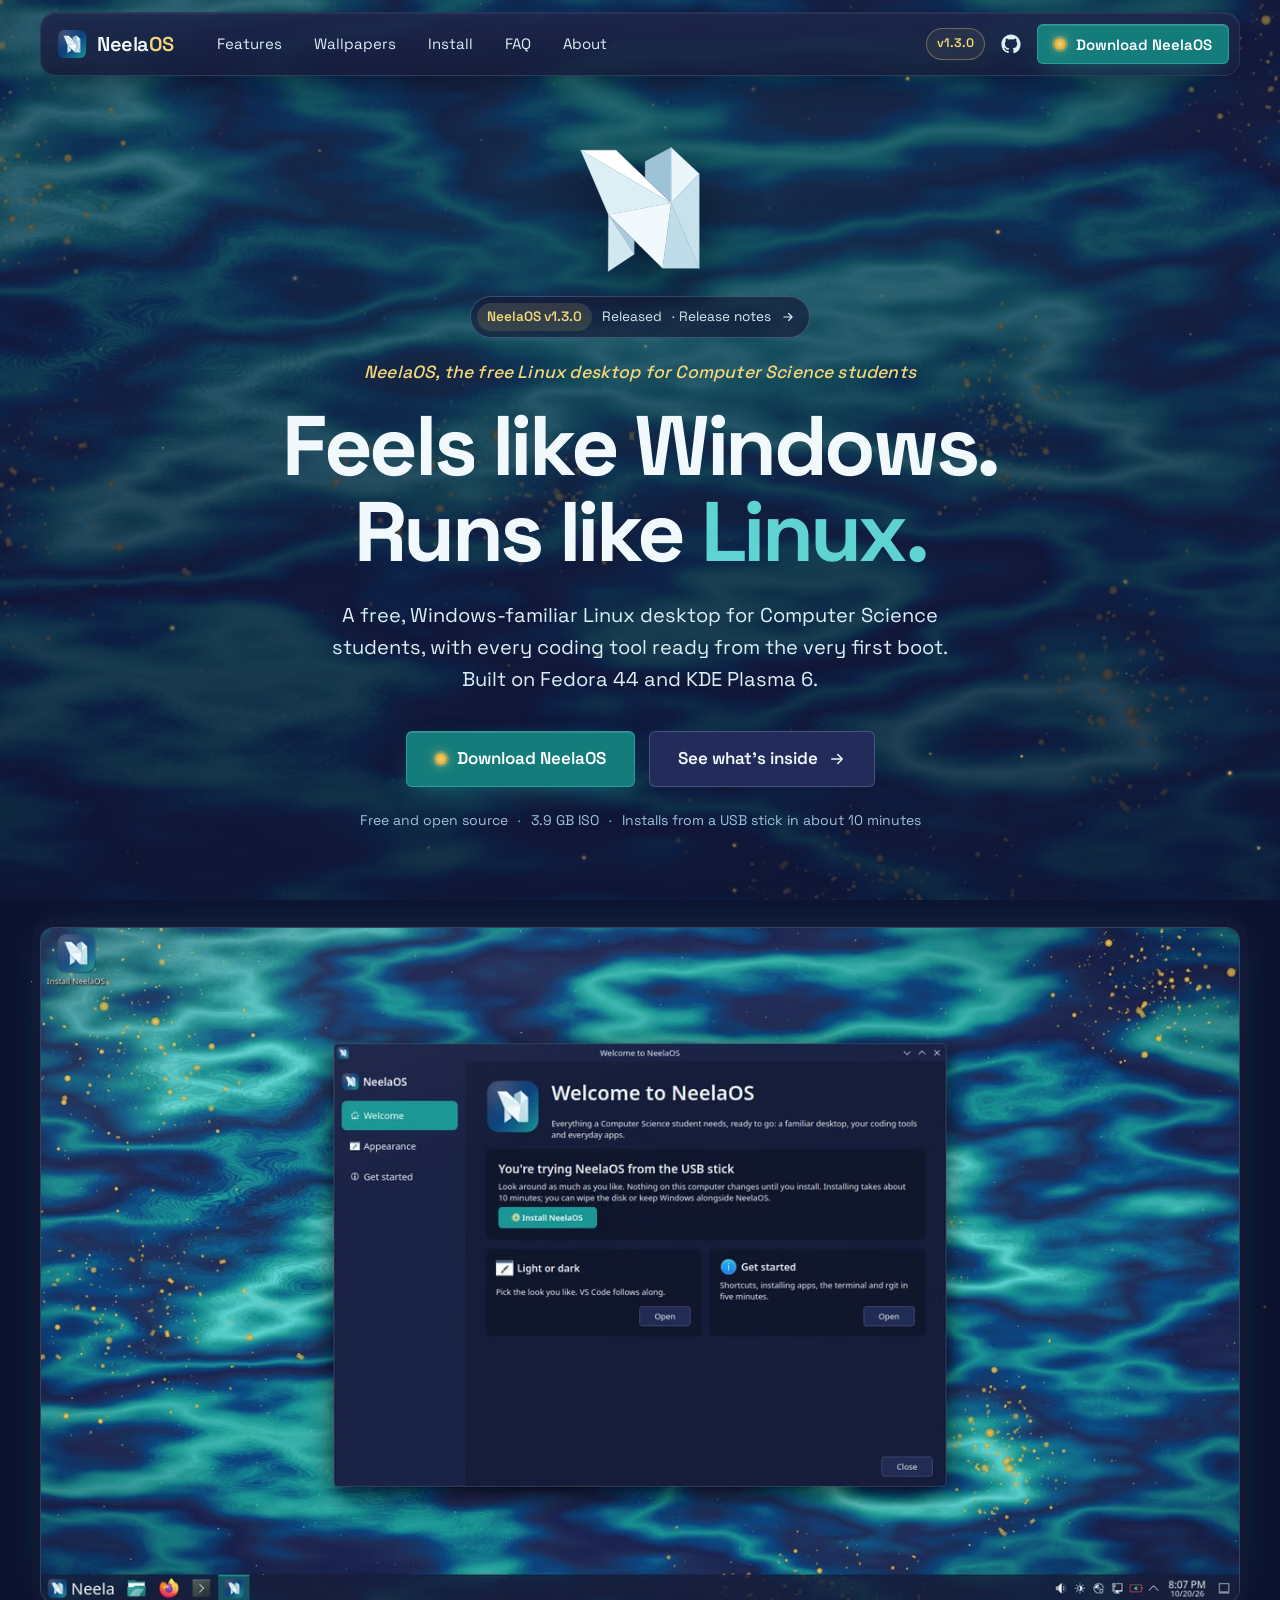
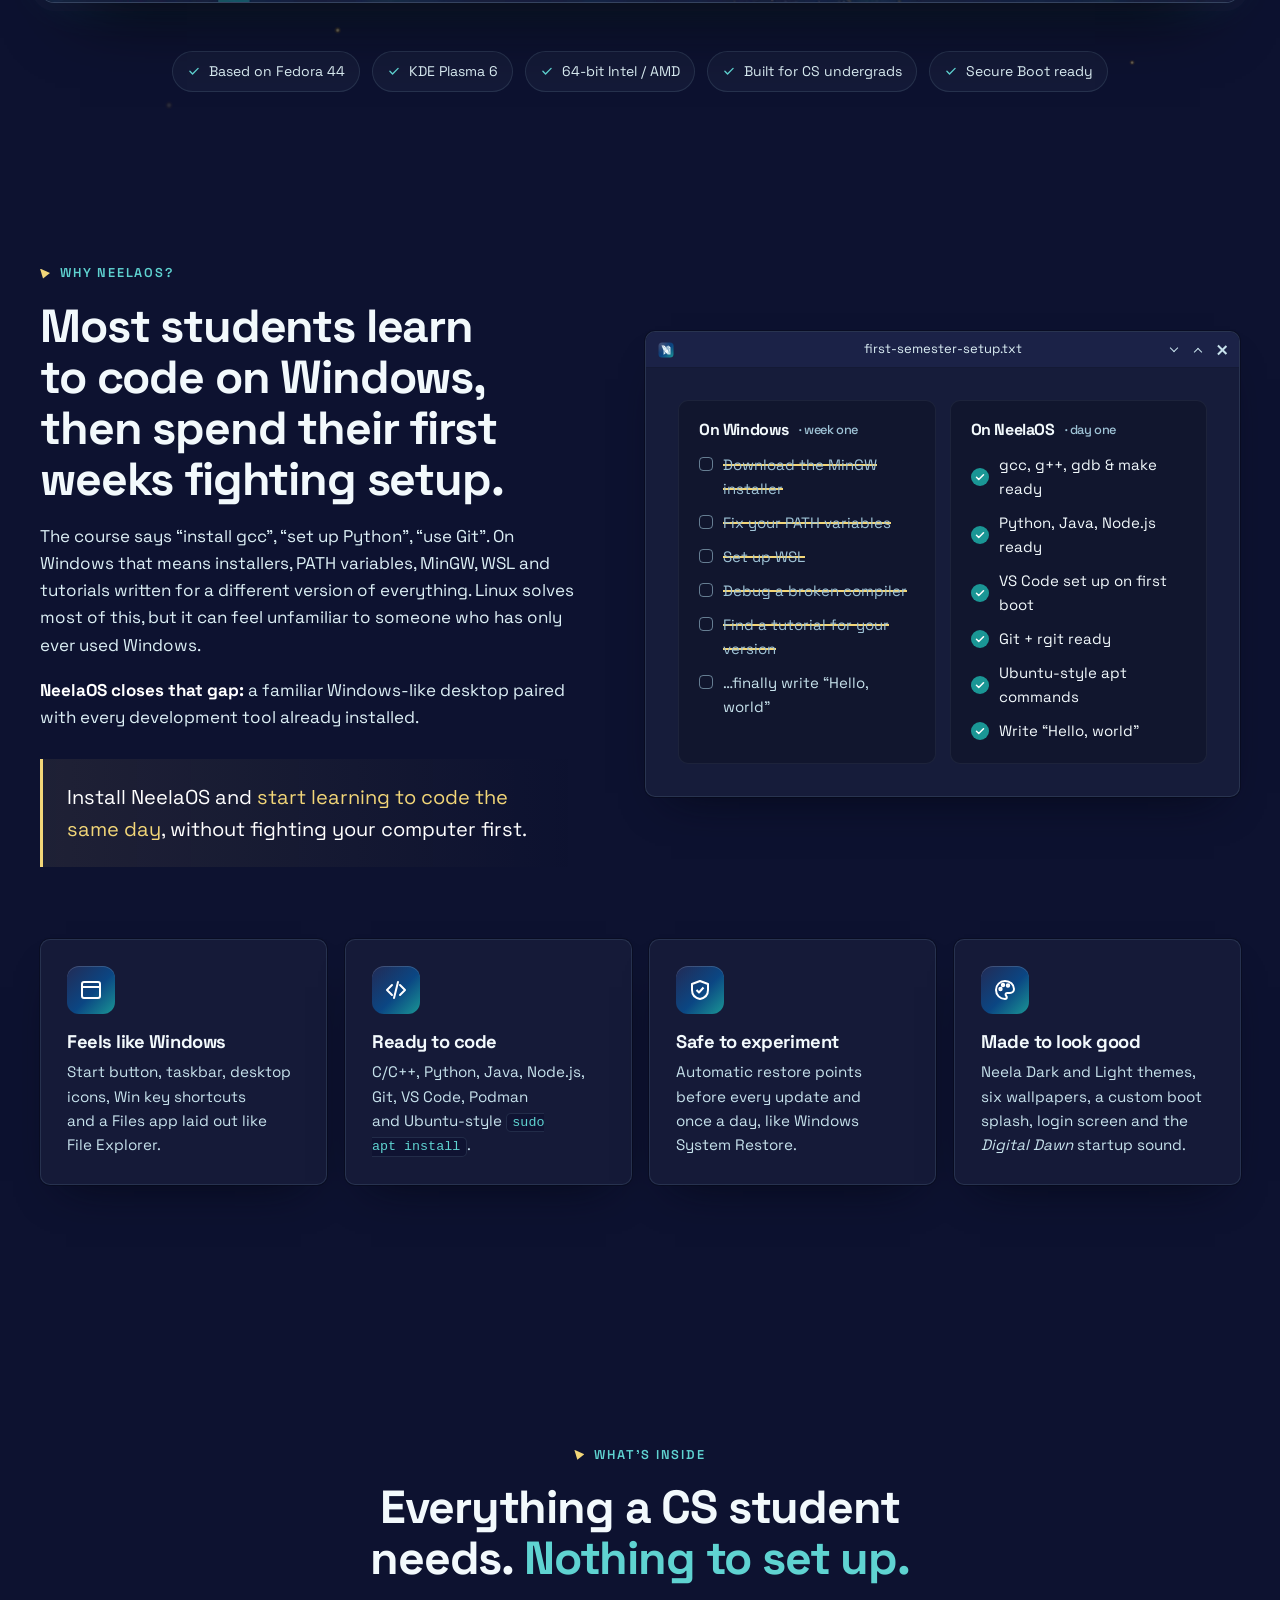
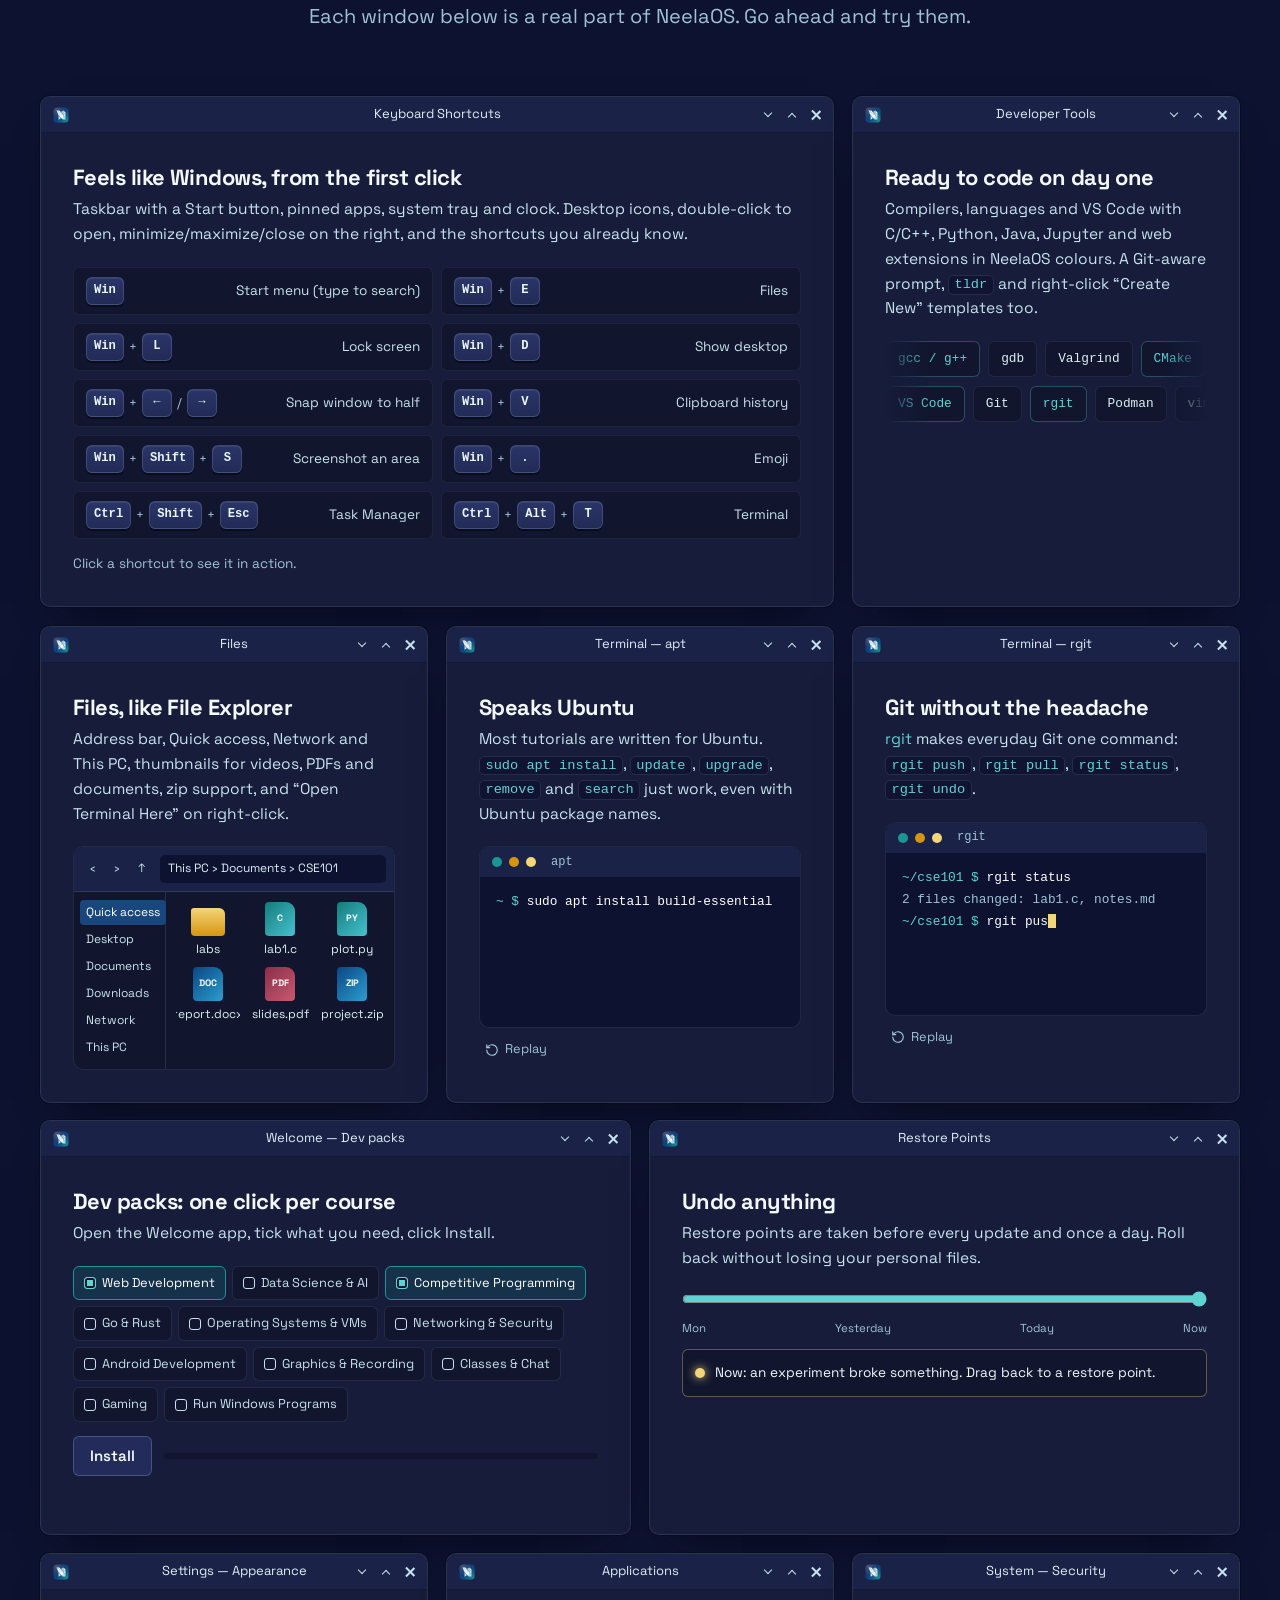
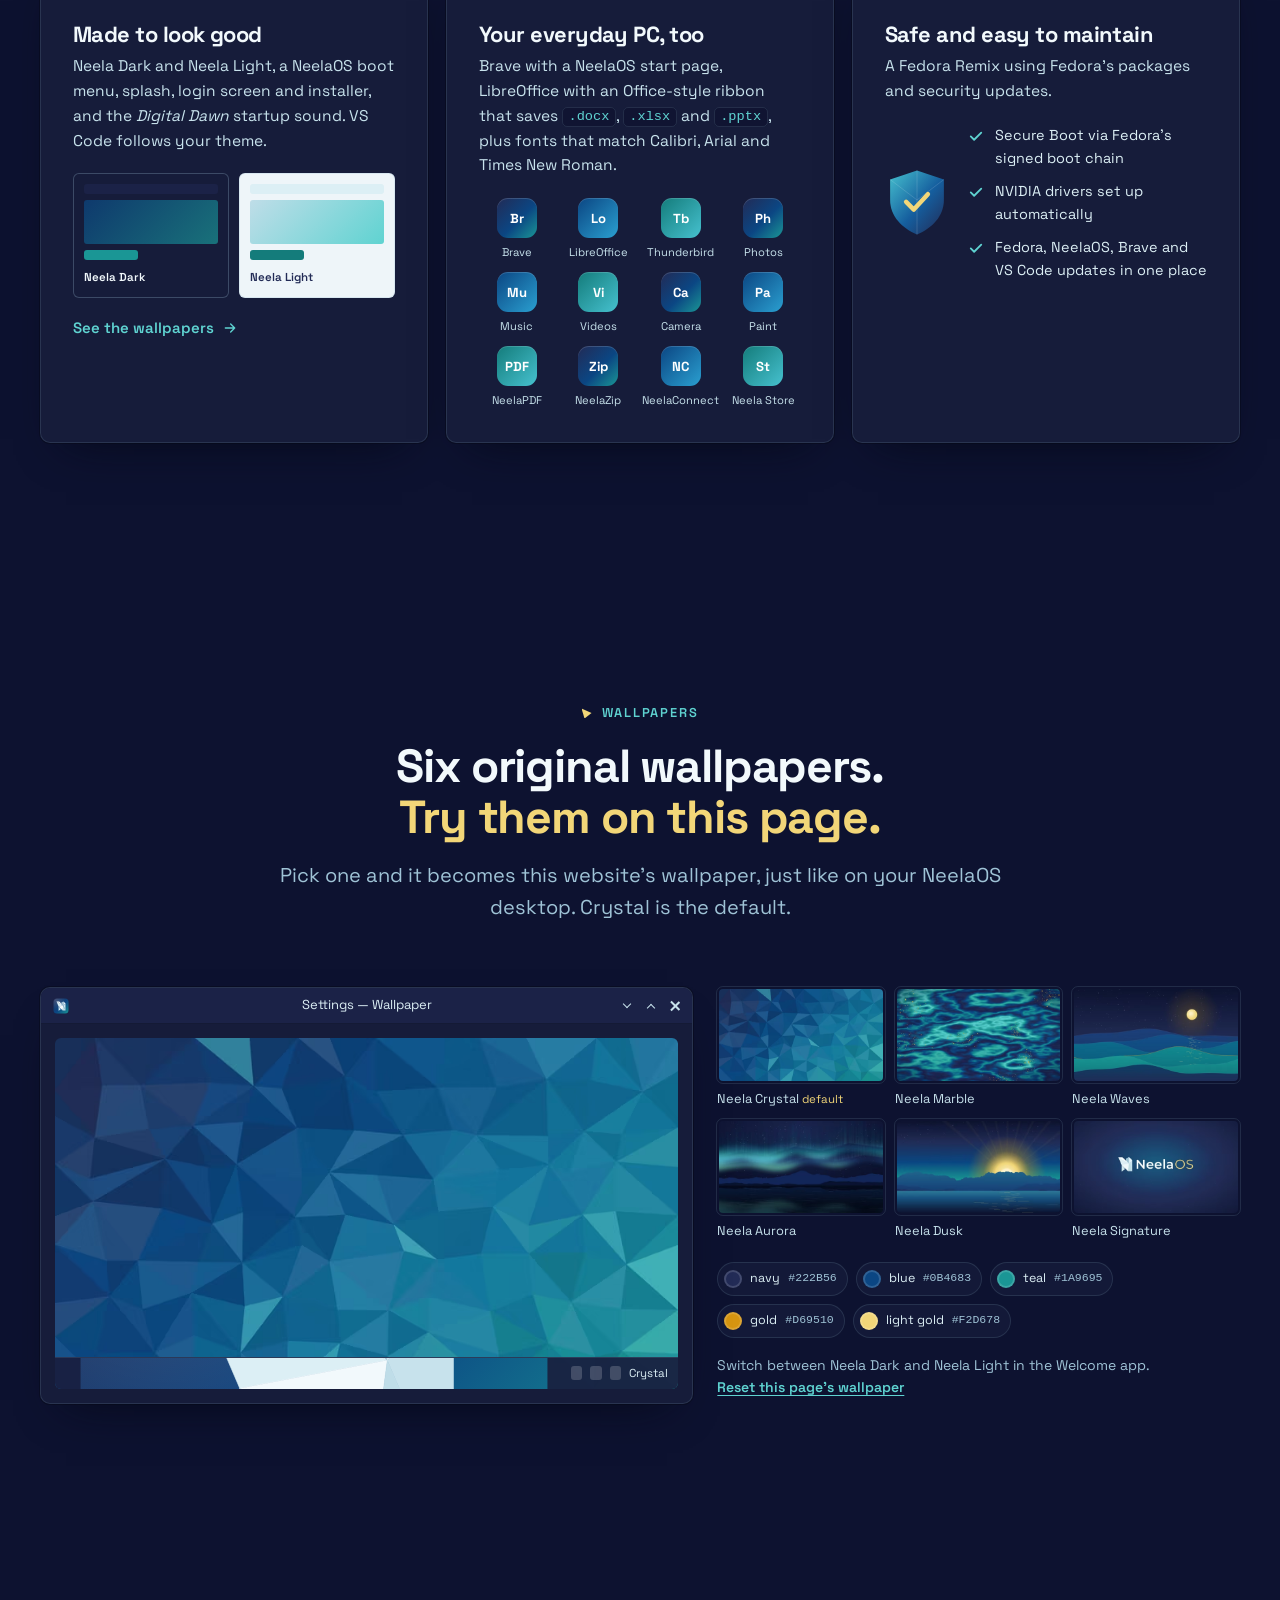
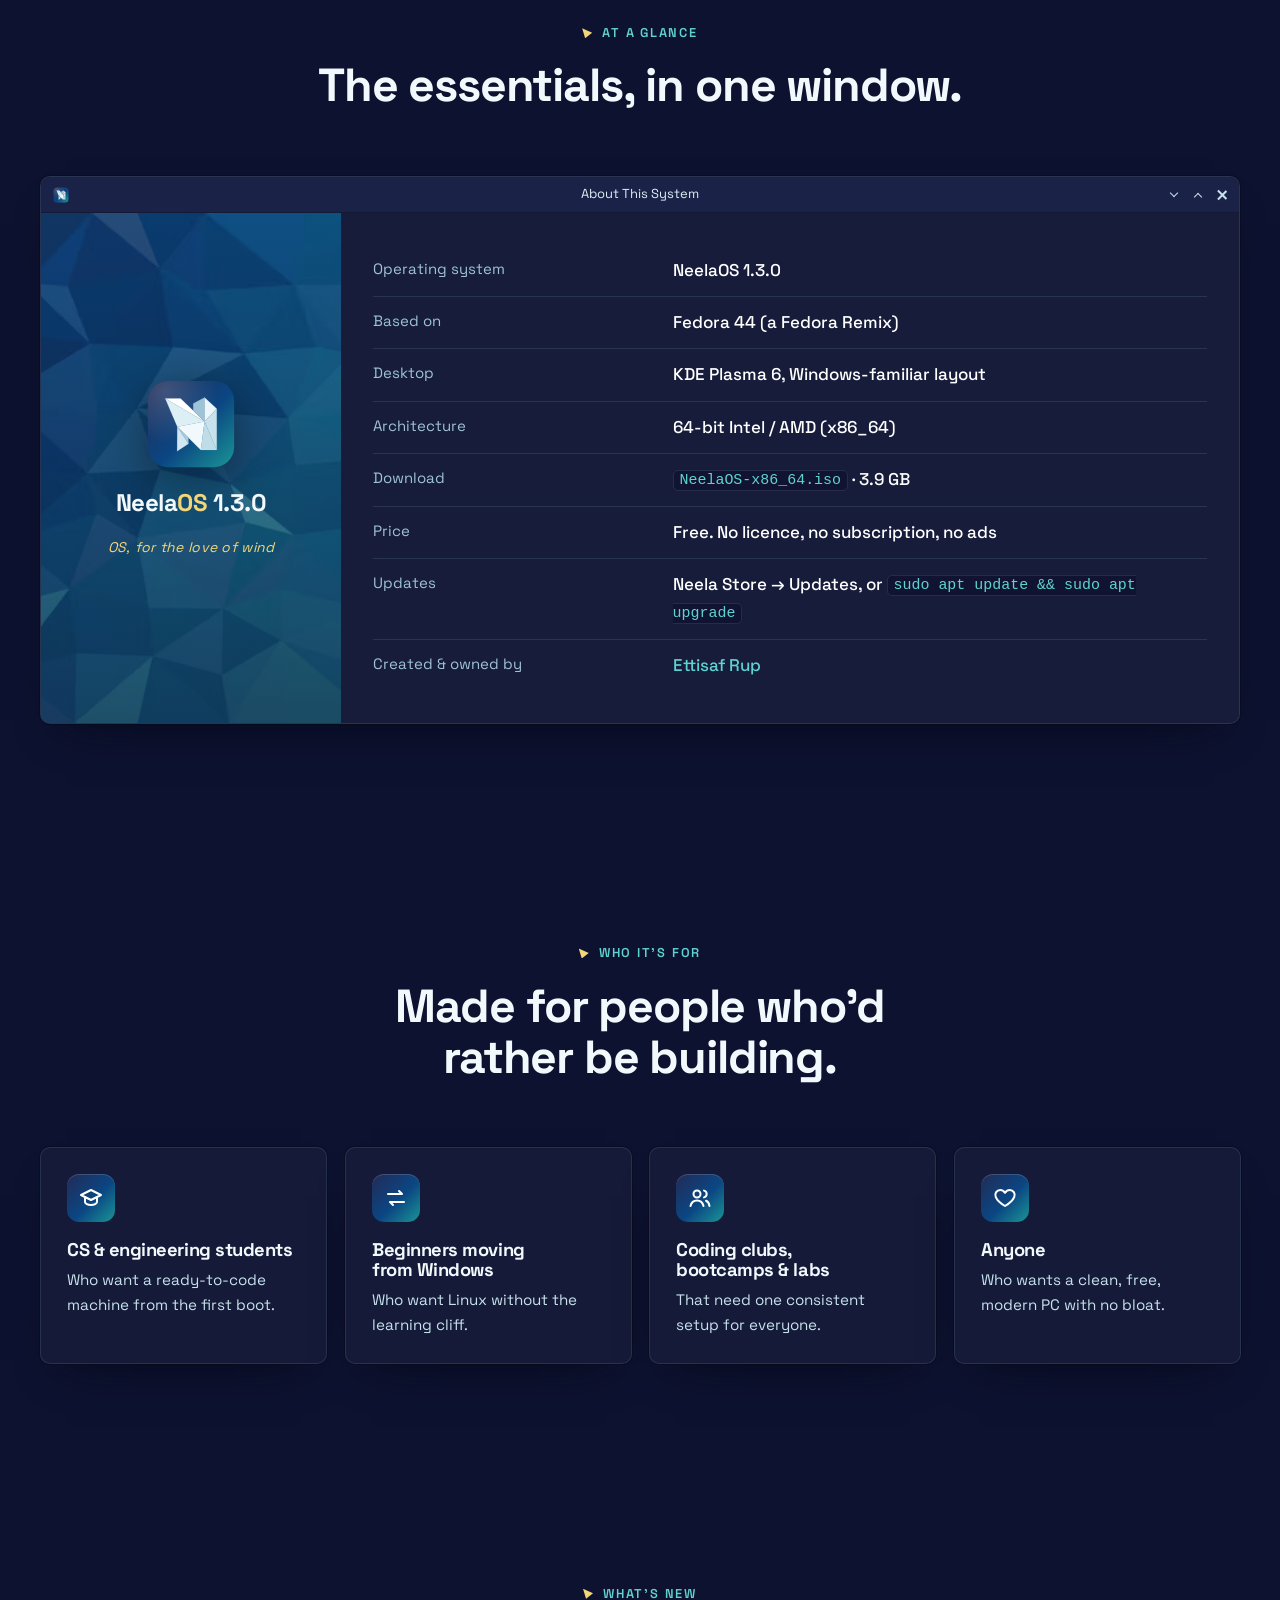
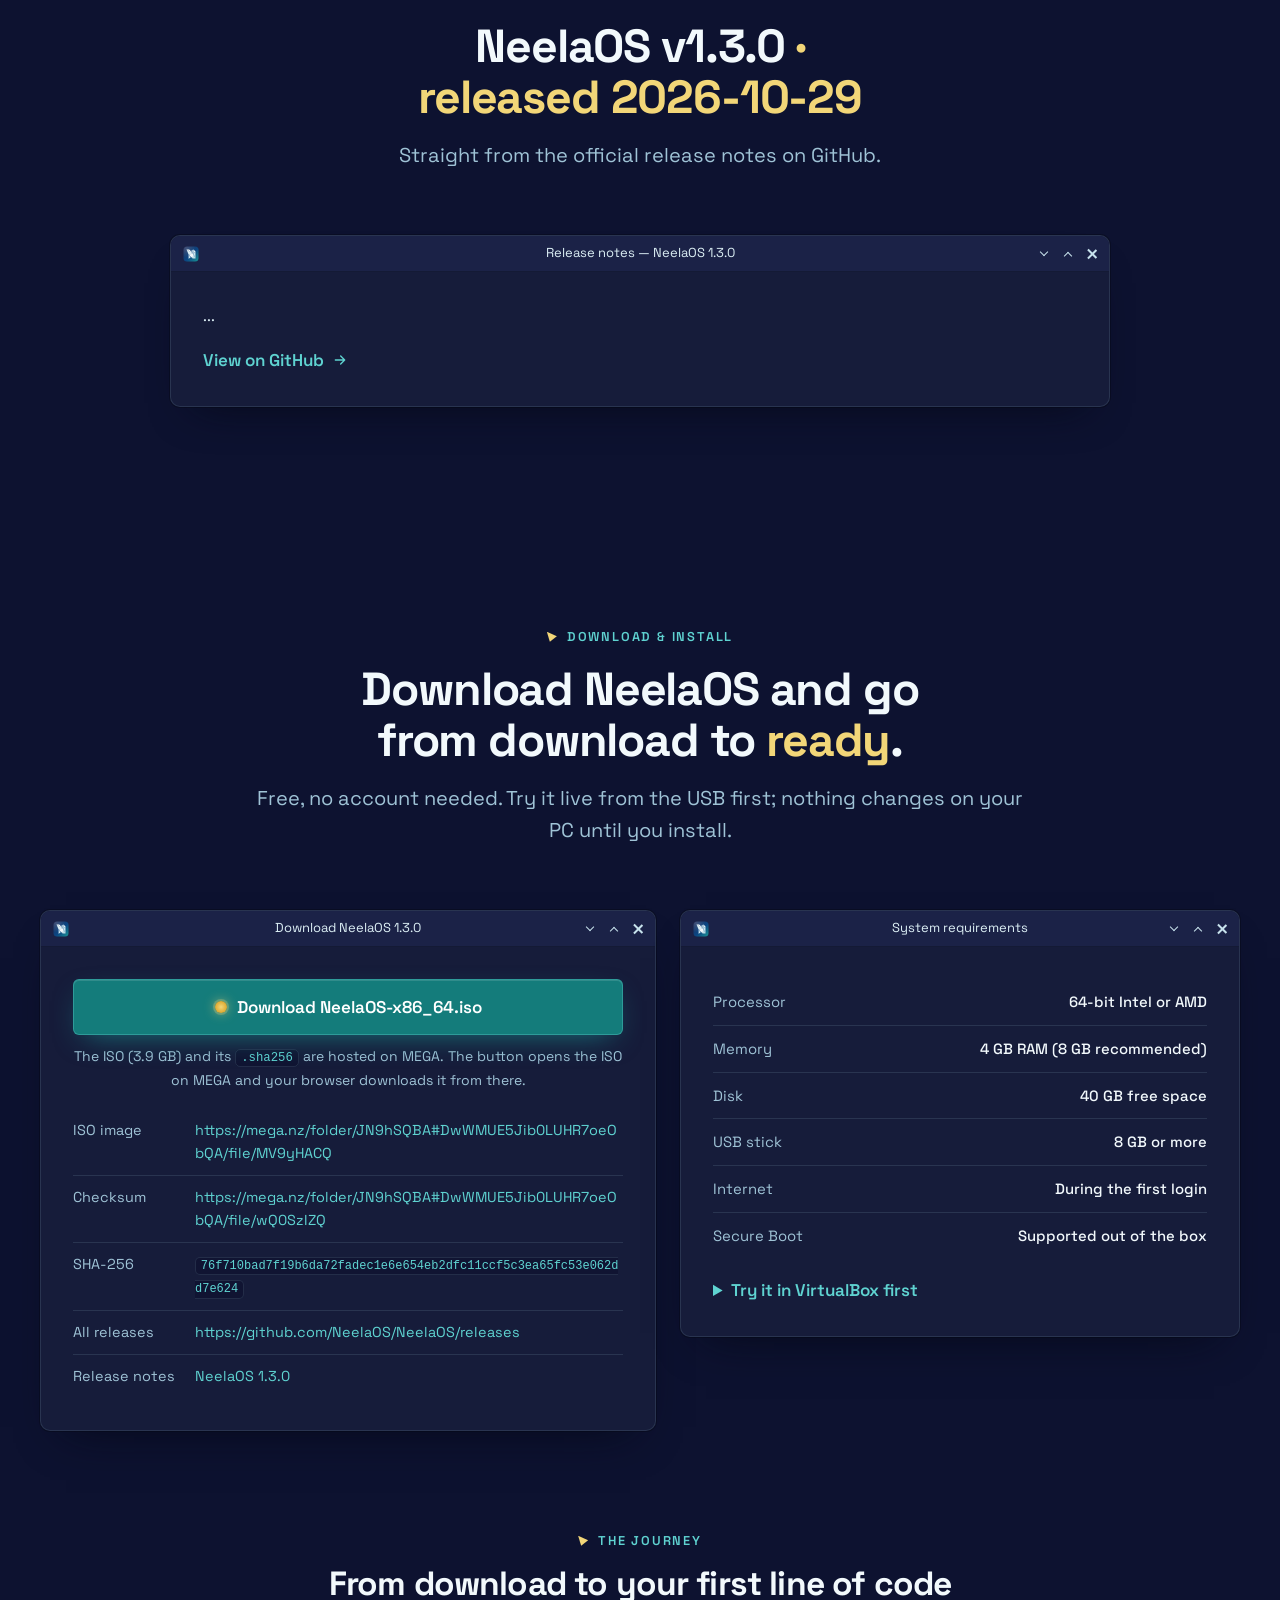
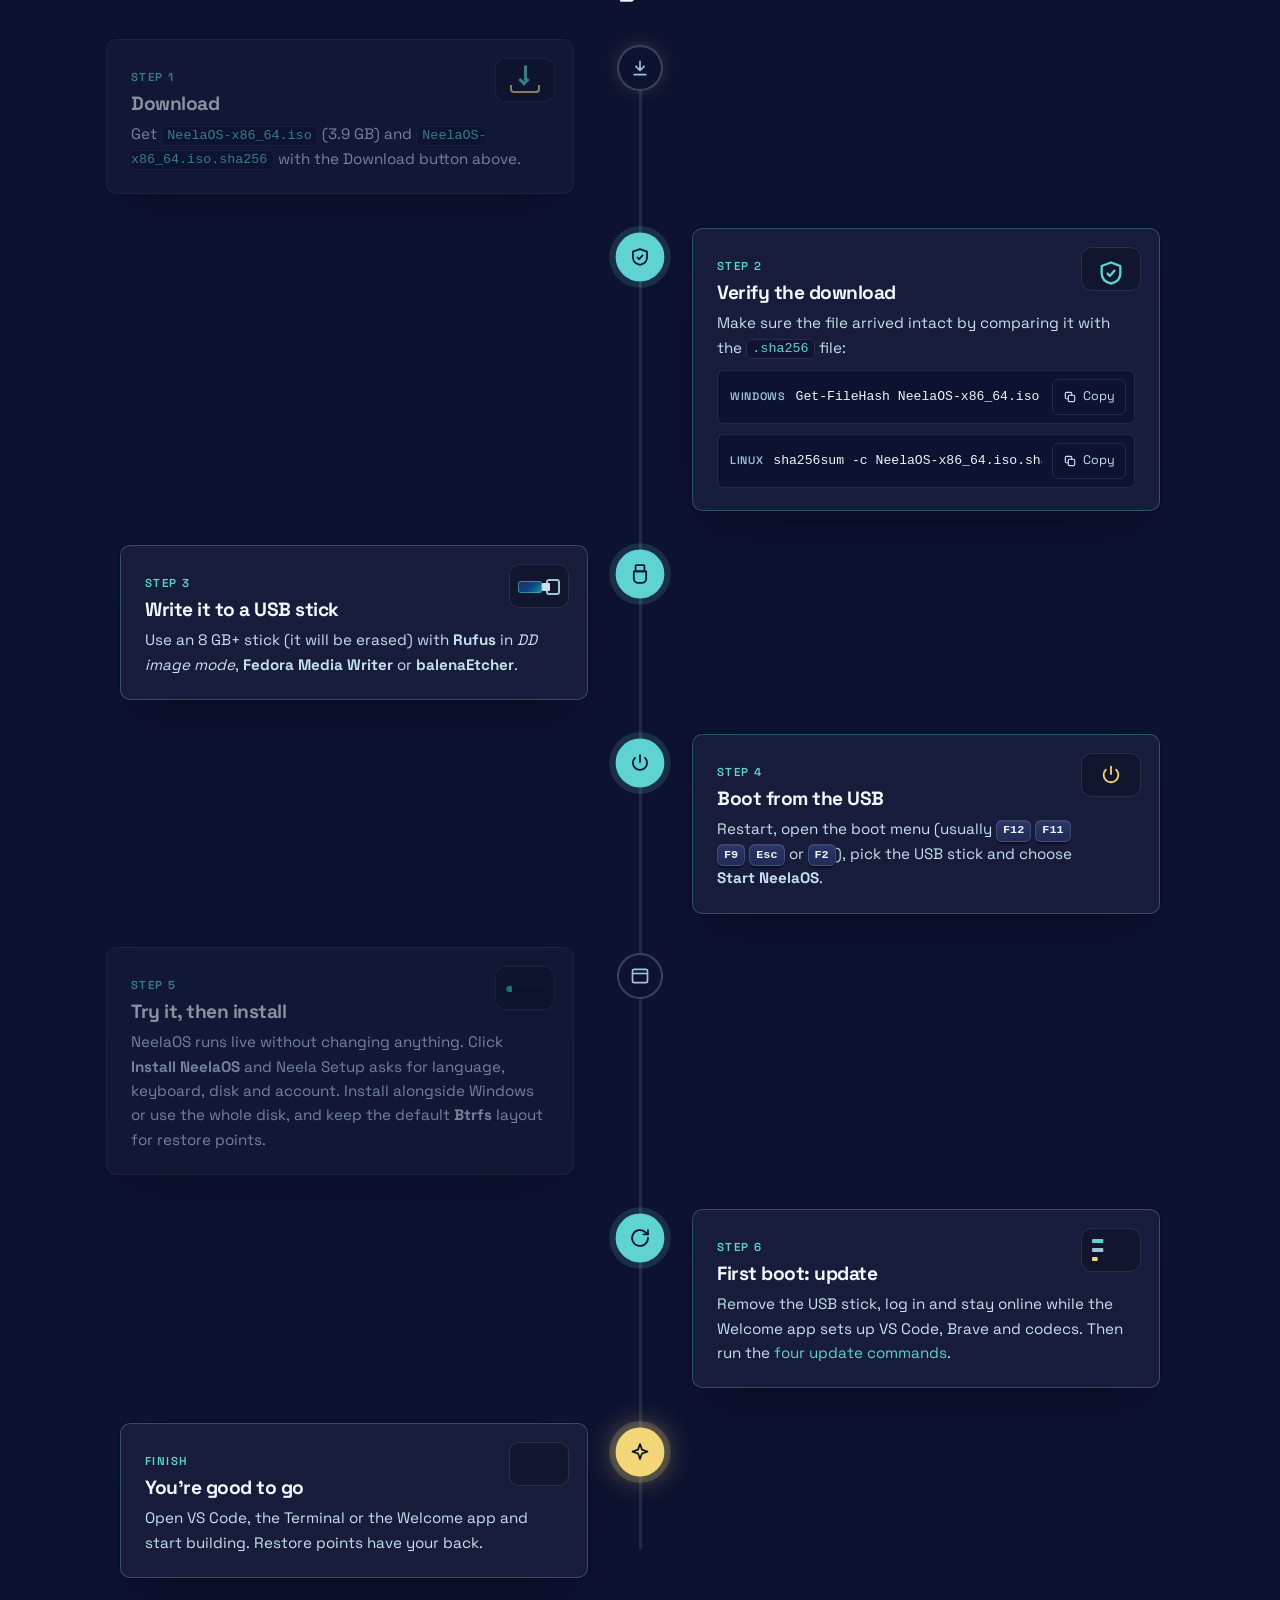
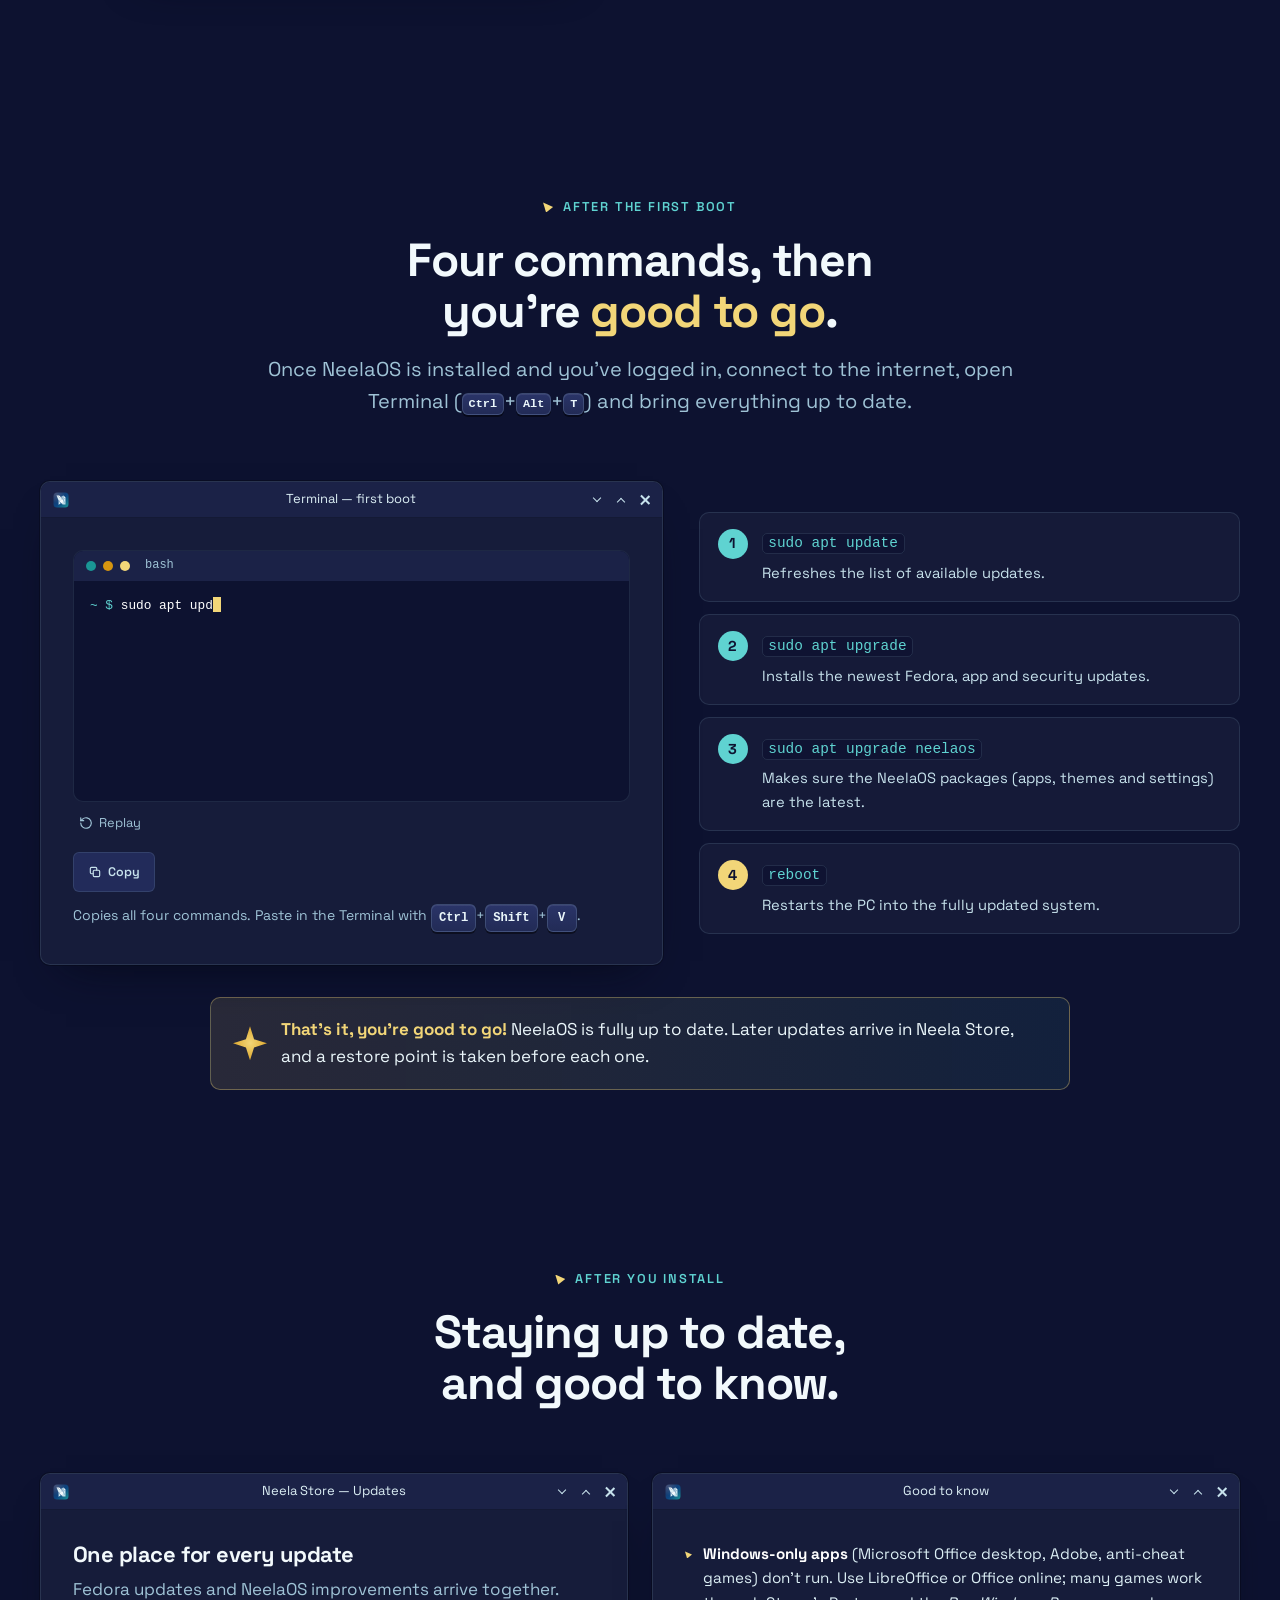
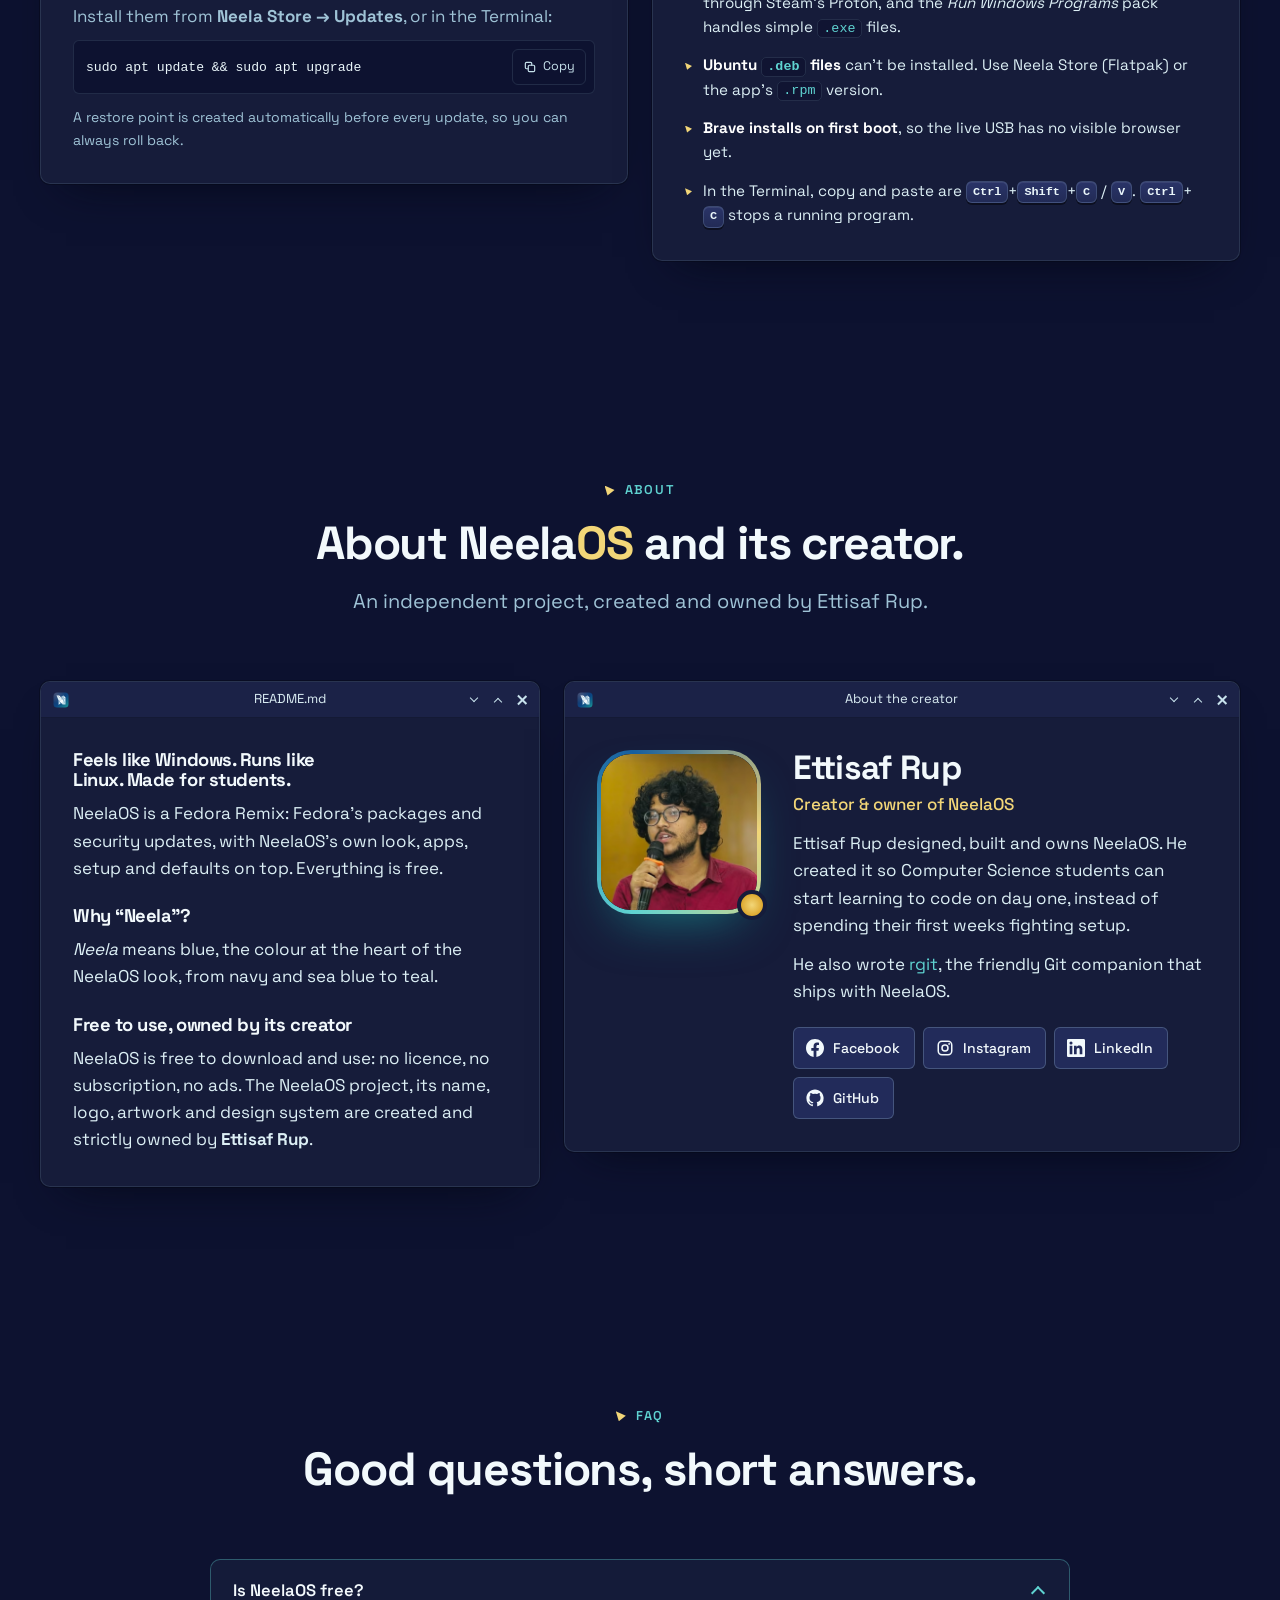
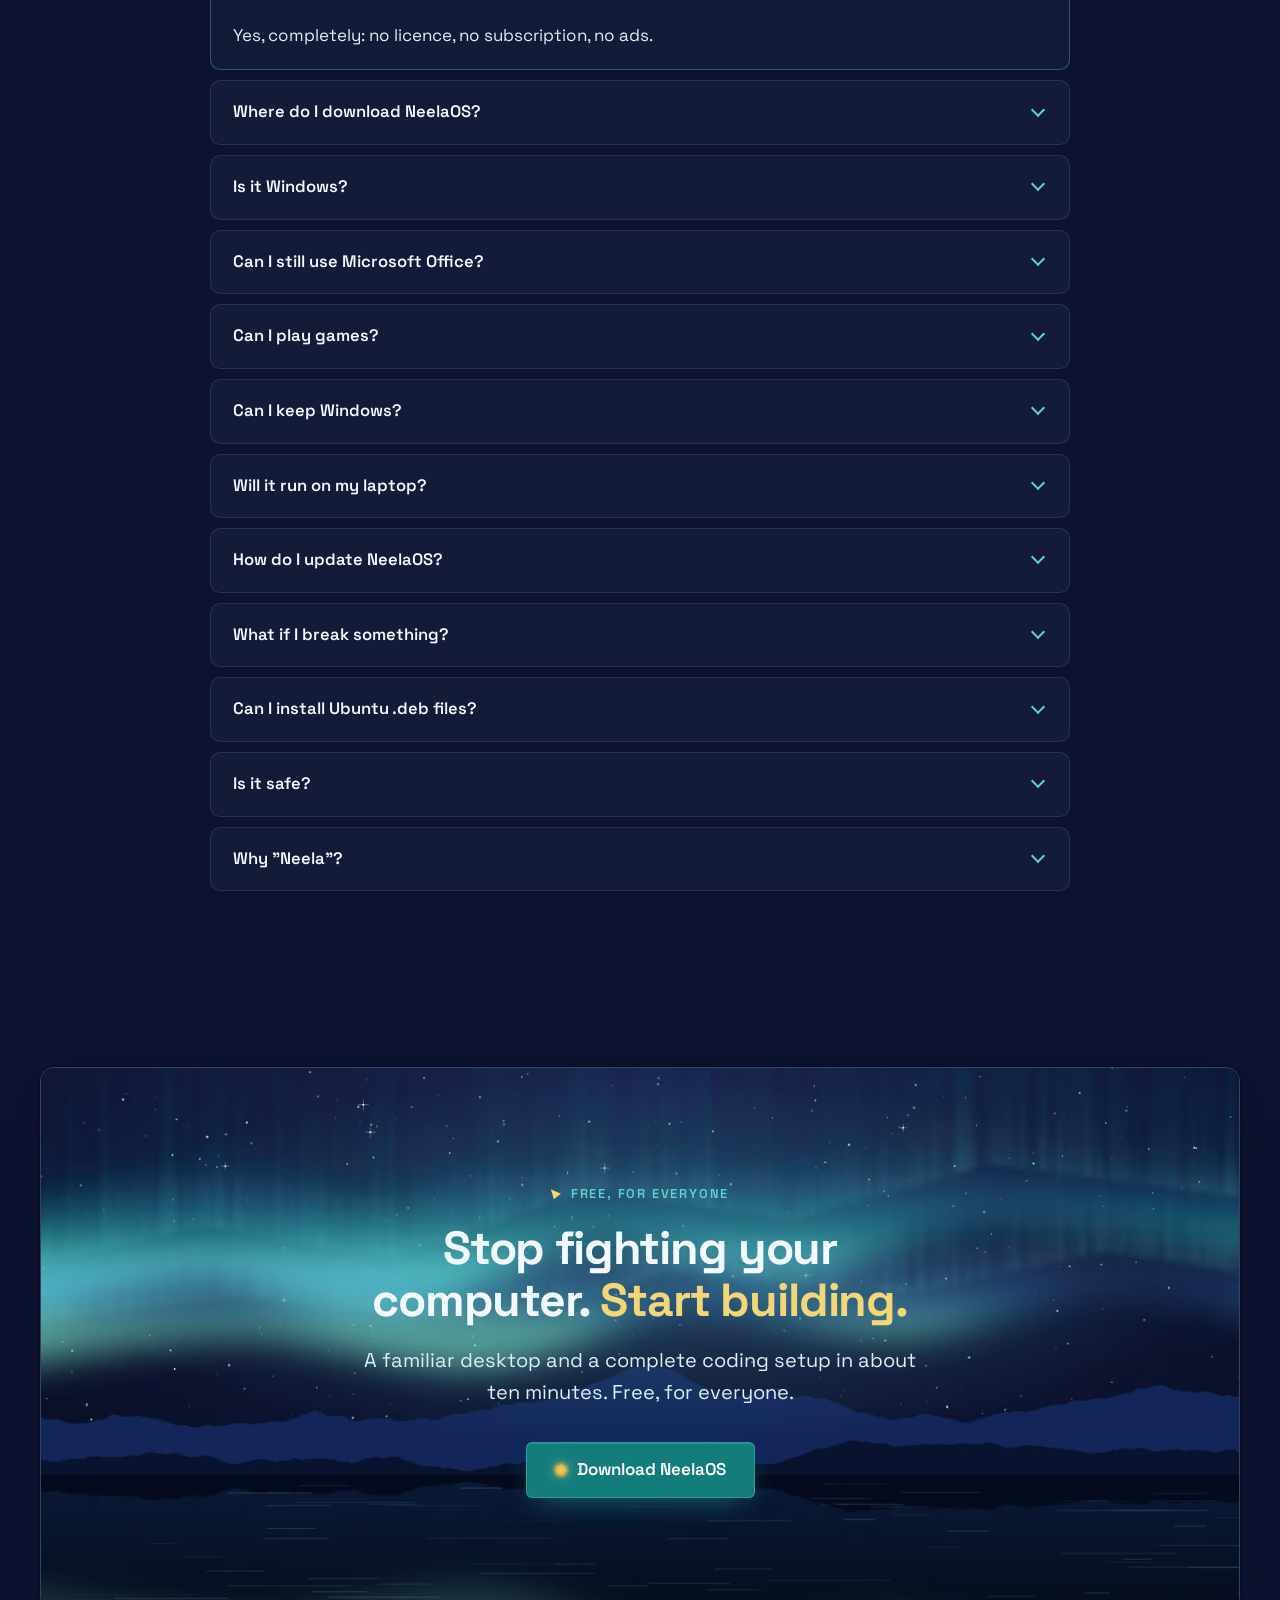
<file: index.html>
<!doctype html>
<html lang="en" class="no-js">
<head>
<meta charset="utf-8">
<meta name="viewport" content="width=device-width, initial-scale=1, viewport-fit=cover">
<title>NeelaOS: Free Windows-like Linux for CS Students | Download</title>
<meta name="description" content="Free Windows-like Linux for Computer Science students. Fedora 44 + KDE Plasma 6 with every coding tool ready from first boot. Download the ISO.">
<meta name="robots" content="index, follow, max-image-preview:large, max-snippet:-1, max-video-preview:-1">
<meta name="author" content="Ettisaf Rup">
<meta name="keywords" content="NeelaOS, NeelaOS download, NeelaOS ISO, Linux for students, Windows-like Linux, Linux for computer science students, Fedora Remix, KDE Plasma 6, Fedora 44, free operating system, Ettisaf Rup">
<link rel="canonical" href="https://neelaos.github.io/">
<meta name="theme-color" content="#181E3E">
<meta name="color-scheme" content="dark">

<meta property="og:type" content="website">
<meta property="og:site_name" content="NeelaOS">
<meta property="og:url" content="https://neelaos.github.io/">
<meta property="og:title" content="NeelaOS: Free Windows-like Linux for CS Students | Download">
<meta property="og:description" content="Free Windows-like Linux for Computer Science students. Fedora 44 + KDE Plasma 6 with every coding tool ready from first boot. Download the ISO.">
<meta property="og:image" content="https://neelaos.github.io/img/og-image.jpg">
<meta property="og:image:width" content="1200">
<meta property="og:image:height" content="630">
<meta property="og:image:alt" content="NeelaOS: OS, for the love of wind. Free, built on Fedora, made for Computer Science students.">
<meta property="og:locale" content="en_US">
<meta name="twitter:card" content="summary_large_image">
<meta name="twitter:title" content="NeelaOS: Free Windows-like Linux for CS Students | Download">
<meta name="twitter:description" content="Free Windows-like Linux for Computer Science students. Fedora 44 + KDE Plasma 6 with every coding tool ready from first boot. Download the ISO.">
<meta name="twitter:image" content="https://neelaos.github.io/img/og-image.jpg">
<link rel="icon" href="favicon.ico" sizes="32x32">
<link rel="icon" href="img/favicon.svg" type="image/svg+xml">
<link rel="apple-touch-icon" href="img/apple-touch-icon.png">
<link rel="manifest" href="site.webmanifest">
<link rel="alternate" type="text/plain" title="NeelaOS summary for AI assistants" href="llms.txt">
<link rel="sitemap" type="application/xml" href="sitemap.xml">
<link rel="preload" href="fonts/SpaceGrotesk.woff2" as="font" type="font/woff2" crossorigin>
<link rel="preload" as="image" type="image/avif" imagesrcset="img/wp-marble-768.avif 768w, img/wp-marble-1280.avif 1280w, img/wp-marble-1920.avif 1920w" imagesizes="100vw" fetchpriority="high">
<style>@font-face{font-family: "Space Grotesk";src: url("fonts/SpaceGrotesk.woff2") format("woff2");font-weight: 300 700;font-display: swap}:root{--navy-950: #0D1230;--card: #11162E;--win: #161C3A;--taskbar: #181E3E;--bar: #1B2247;--navy-800: #222B56;--btn: #222B5A;--active: #19467C;--blue-700: #0B4683;--blue-600: #155E9E;--sea-500: #2A9FD0;--teal-700: #147C7B;--teal-600: #1A9695;--teal-400: #46C1CF;--teal-300: #5FD3D1;--gold-300: #F2D678;--gold-600: #D69510;--ice-50: #F2F9FC;--ice-100: #EAF6FA;--ice-200: #DCEFF5;--ice-300: #C7E2EC;--ice-400: #9FC3D6;--bg: var(--navy-950);--text: var(--ice-50);--text-muted: var(--ice-400);--line: rgb(159 195 214 / .14);--line-strong: rgb(159 195 214 / .28);--primary: var(--teal-700);--primary-hover: #168786;--link: var(--teal-300);--grad-brand: linear-gradient(135deg,var(--navy-800) 0%,var(--blue-700) 55%,var(--teal-600) 100%);--grad-gold: radial-gradient(circle,var(--gold-300),var(--gold-600));--font: "Space Grotesk","Segoe UI",system-ui,-apple-system,sans-serif;--mono: ui-monospace,"Cascadia Code","JetBrains Mono","SFMono-Regular",Consolas,monospace;--fs-display: clamp(2.6rem,1.6rem + 4.6vw,5.4rem);--fs-h2: clamp(1.9rem,1.4rem + 2.2vw,2.9rem);--fs-h3: clamp(1.15rem,1.05rem + .4vw,1.4rem);--fs-lead: clamp(1.05rem,1rem + .35vw,1.25rem);--fs-body: 1.0625rem;--fs-small: .875rem;--r-sm: 6px;--r-md: 10px;--r-lg: 14px;--shadow-win: 0 22px 44px -26px rgb(4 7 22 / .95),0 0 0 1px rgb(0 0 0 / .25);--ease-out: cubic-bezier(.16,1,.3,1);--ease-in-out: cubic-bezier(.65,0,.35,1);--ease-spring: cubic-bezier(.34,1.56,.64,1);--t-fast: 150ms;--t-ui: 300ms;--t-reveal: 700ms;--nav-h: 64px;--dock-h: 0px;--wrap: 1200px;--gutter: 16px;color-scheme: dark}@media (min-width: 640px){:root{--gutter: 24px}}@media (min-width: 960px){:root{--gutter: 32px}}@media (max-width: 999px){:root{--nav-h: 58px;--dock-h: calc(66px + env(safe-area-inset-bottom))}}*,*::before,*::after{box-sizing: border-box}*{margin: 0}html{-webkit-text-size-adjust: 100%;scroll-padding-top: calc(var(--nav-h) + 28px)}@media (prefers-reduced-motion: no-preference){html{scroll-behavior: smooth}}html:has(dialog[open]){overflow: hidden}body{min-height: 100svh;padding-bottom: var(--dock-h);font-family: var(--font);font-size: var(--fs-body);line-height: 1.6;color: var(--text);background: var(--bg);-webkit-font-smoothing: antialiased;text-rendering: optimizeLegibility;overflow-x: clip}img,svg,picture,canvas{display: block;max-width: 100%}img{height: auto}a{color: inherit;text-decoration: none}button,input{font: inherit;color: inherit}button{cursor: pointer;background: none;border: 0}h1,h2,h3,h4{line-height: 1.1;letter-spacing: -.025em;font-weight: 700;text-wrap: balance}p{text-wrap: pretty}code,kbd,pre{font-family: var(--mono)}:not(pre)>code{font-size: .88em;padding: .1em .4em;border-radius: 5px;background: rgb(13 18 48 / .7);border: 1px solid var(--line);color: var(--teal-300);overflow-wrap: anywhere}::selection{background: var(--teal-600);color: #fff}:focus-visible{outline: 2px solid var(--gold-300);outline-offset: 3px;border-radius: 4px}[hidden]{display: none !important}.sr-only{position: absolute;width: 1px;height: 1px;padding: 0;margin: -1px;overflow: hidden;clip: rect(0 0 0 0);white-space: nowrap;border: 0}.skip{position: fixed;top: 8px;left: 8px;z-index: 300;padding: 10px 16px;background: var(--gold-300);color: var(--navy-950);font-weight: 600;border-radius: var(--r-sm);transform: translateY(-160%);transition: transform var(--t-ui) var(--ease-out)}.skip:focus{transform: none}.wrap{width: 100%;max-width: calc(var(--wrap) + var(--gutter) * 2);margin-inline: auto;padding-inline: var(--gutter)}.section{position: relative;padding-block: clamp(72px,10vw,136px)}.section--tight{padding-block: clamp(48px,7vw,88px)}.gold{color: var(--gold-300)}.teal{color: var(--teal-300)}.muted{color: var(--text-muted)}.small{font-size: var(--fs-small)}.center{text-align: center}.motive>*,.bento>*,.wp-layout>*,.install>*,.timeline>*,.install__side>*,.duo>*,.about-grid>*,.compare>*{min-width: 0}.text-btn{color: var(--teal-300);font-weight: 600;text-decoration: underline;text-underline-offset: 3px;padding: 0}.text-btn:hover{color: #fff}.desktop-bg{position: fixed;top: 0;left: 0;width: 100%;height: 100vh;height: 100lvh;z-index: -1;pointer-events: none;background: var(--navy-950);contain: strict;transform: translateZ(0)}.desktop-bg__pic{position: absolute;inset: 0;opacity: 0;transition: opacity .9s var(--ease-out)}.desktop-bg__pic.is-on{opacity: 1}.desktop-bg img{width: 100%;height: 100%;object-fit: cover}.desktop-bg::after{content: "";position: absolute;inset: 0;background: radial-gradient(ellipse 70% 55% at 50% 30%,rgb(26 150 149 / .16),transparent 70%),linear-gradient(180deg,rgb(13 18 48 / .45),rgb(13 18 48 / .7) 50%,rgb(13 18 48 / .8))}.eyebrow{display: inline-flex;align-items: center;gap: 10px;font-size: .8rem;font-weight: 600;letter-spacing: .14em;text-transform: uppercase;color: var(--teal-300)}.eyebrow::before{content: "";width: 10px;height: 10px;background: var(--gold-300);clip-path: polygon(0 0,100% 45%,30% 100%)}.head{max-width: 780px;margin-bottom: clamp(36px,5vw,64px)}.head.center{margin-inline: auto}.head h2{font-size: var(--fs-h2);margin-top: 14px}.head p{font-size: var(--fs-lead);color: var(--text-muted);margin-top: 16px}.lead{font-size: var(--fs-lead);color: var(--ice-200)}.btn{--mx: 0px;--my: 0px;--lift: 0px;position: relative;display: inline-flex;align-items: center;justify-content: center;gap: 10px;min-height: 48px;padding: 12px 22px;border-radius: var(--r-sm);font-weight: 600;font-size: 1rem;line-height: 1;white-space: nowrap;border: 1px solid transparent;transform: translate3d(var(--mx),calc(var(--my) - var(--lift)),0);transition: transform var(--t-ui) var(--ease-out),background-color var(--t-fast),border-color var(--t-fast),box-shadow var(--t-ui)}.btn svg{width: 18px;height: 18px;flex: none}.btn--primary{background: var(--primary);color: #fff;border-color: rgb(95 211 209 / .35);box-shadow: 0 10px 30px -12px rgb(26 150 149 / .8),inset 0 1px 0 rgb(255 255 255 / .12)}.btn--primary:hover{--lift: 2px;background: var(--primary-hover);box-shadow: 0 16px 40px -12px rgb(26 150 149 / .95),inset 0 1px 0 rgb(255 255 255 / .16)}.btn__spark{width: 12px;height: 12px;border-radius: 50%;flex: none;background: var(--grad-gold);box-shadow: 0 0 0 2px rgb(242 214 120 / .25),0 0 12px rgb(242 214 120 / .7)}.btn--ghost{background: var(--btn);border-color: var(--line-strong);color: var(--ice-50)}.btn--ghost:hover{--lift: 2px;border-color: var(--teal-300);background: #263166}.btn--sm{min-height: 40px;padding: 9px 16px;font-size: .9375rem}.btn--lg{min-height: 56px;padding: 16px 28px;font-size: 1.0625rem}.btn--block{width: 100%}.icon-btn{display: grid;place-items: center;width: 40px;height: 40px;flex: none;border-radius: var(--r-sm);color: var(--ice-200);transition: background-color var(--t-fast),color var(--t-fast)}.icon-btn:hover{background: rgb(255 255 255 / .08);color: #fff}.icon-btn svg{width: 20px;height: 20px}.link-arrow{display: inline-flex;align-items: center;gap: 8px;color: var(--link);font-weight: 600}.link-arrow svg{width: 16px;height: 16px;transition: transform var(--t-ui) var(--ease-out)}.link-arrow:hover svg{transform: translateX(4px)}.win{contain: layout paint;position: relative;display: flex;flex-direction: column;background: var(--win);border: 1px solid var(--line);border-radius: var(--r-md);box-shadow: var(--shadow-win);overflow: hidden}.win__bar{display: grid;grid-template-columns: 1fr auto 1fr;align-items: center;gap: 12px;height: 36px;padding: 0 12px;flex: none;background: var(--bar);border-bottom: 1px solid rgb(0 0 0 / .25);font-size: .8125rem;color: var(--ice-200);user-select: none}.win__bar img{width: 16px;height: 16px}.win__title{white-space: nowrap;overflow: hidden;text-overflow: ellipsis;text-align: center}.win__ctl{justify-self: end;display: flex;gap: 14px;color: var(--ice-300)}.win__ctl i{position: relative;width: 10px;height: 10px;display: block}.win__ctl i:nth-child(1)::before,.win__ctl i:nth-child(2)::before{content: "";position: absolute;left: 2px;width: 6px;height: 6px;border: solid currentColor;border-width: 0 1.5px 1.5px 0;transform: rotate(45deg)}.win__ctl i:nth-child(1)::before{top: 0}.win__ctl i:nth-child(2)::before{top: 4px;transform: rotate(-135deg)}.win__ctl i:nth-child(3)::before,.win__ctl i:nth-child(3)::after{content: "";position: absolute;left: 50%;top: -1px;width: 1.5px;height: 12px;background: currentColor;transform: translateX(-50%) rotate(45deg)}.win__ctl i:nth-child(3)::after{transform: translateX(-50%) rotate(-45deg)}.win__body{padding: clamp(20px,3vw,32px);flex: 1}.win__body>h3{font-size: var(--fs-h3)}.panel{background: var(--card);border: 1px solid rgb(159 195 214 / .08);border-radius: var(--r-md);padding: 20px}.topbar{position: fixed;z-index: 100;top: 0;left: 0;right: 0;padding: 12px var(--gutter) 0;pointer-events: none;transition: transform 420ms var(--ease-out)}.topbar__in{position: relative;pointer-events: auto;display: flex;align-items: center;gap: 10px;max-width: var(--wrap);height: var(--nav-h);margin: 0 auto;padding: 0 10px 0 14px;border-radius: 16px;border: 1px solid rgb(159 195 214 / .12);background: linear-gradient(180deg,rgb(30 38 76 / .9),rgb(22 28 58 / .88));box-shadow: 0 16px 36px -22px rgb(0 0 0 / .8),inset 0 1px 0 rgb(255 255 255 / .07);transition: background-color var(--t-ui),border-color var(--t-ui),height var(--t-ui) var(--ease-out);overflow: hidden}.topbar.is-solid .topbar__in{background: rgb(22 28 58 / .96);border-color: var(--line-strong)}.topbar.is-hidden{transform: translateY(calc(-100% - 16px))}.brand{display: flex;align-items: center;gap: 10px;height: 44px;padding: 0 8px 0 2px;border-radius: var(--r-sm);font-size: 1.25rem;font-weight: 600;letter-spacing: -.02em;flex: none}.brand img{width: 30px;height: 30px;transition: transform .6s var(--ease-spring)}.brand:hover img{transform: rotate(-8deg) scale(1.08)}.links{position: relative;display: none;align-items: center;height: 44px;margin-left: 10px}.links a{position: relative;z-index: 1;display: flex;align-items: center;height: 100%;padding: 0 16px;font-size: .9375rem;color: var(--ice-200);border-radius: 10px;transition: color var(--t-fast)}.links a:hover,.links a.is-active{color: #fff}.links__pill{position: absolute;top: 0;left: 0;height: 100%;width: var(--pw,0px);border-radius: 10px;background: var(--active);box-shadow: inset 0 0 0 1px rgb(95 211 209 / .22);transform: translateX(var(--px,0px));opacity: 0;transition: transform 420ms var(--ease-out),width 420ms var(--ease-out),opacity var(--t-ui)}.links__pill::after{content: "";position: absolute;left: 50%;bottom: 3px;width: 18px;height: 3px;margin-left: -9px;border-radius: 3px;background: var(--teal-300)}.links.has-pill .links__pill{opacity: 1}.topbar__end{margin-left: auto;display: flex;align-items: center;gap: 6px}.ver{display: none;padding: 5px 10px;border-radius: 999px;font-size: .78rem;font-weight: 600;color: var(--gold-300);border: 1px solid rgb(242 214 120 / .35);background: rgb(242 214 120 / .06);transition: background-color var(--t-fast)}.ver:hover{background: rgb(242 214 120 / .14)}.topbar__progress{position: absolute;left: 0;right: 0;bottom: 0;height: 2px;background: linear-gradient(90deg,var(--teal-600),var(--gold-300));transform-origin: left;transform: scaleX(var(--progress,0))}@supports (animation-timeline: scroll()){.topbar__progress{animation: progress linear both;animation-timeline: scroll(root)}@keyframes progress{from{transform: scaleX(0)}to{transform: scaleX(1)}}}@media (min-width: 1000px){.links{display: flex}.ver{display: inline-block}}@media (max-width: 999px){.topbar{padding: 0}.topbar__in{border-radius: 0;border-width: 0 0 1px;padding: 0 var(--gutter);background: rgb(24 30 62 / .94)}.topbar .icon-btn{display: none}}@media (max-width: 380px){.brand span{display: none}}.dock{position: fixed;z-index: 100;left: 0;right: 0;bottom: 0;display: grid;grid-template-columns: 1.15fr repeat(4,1fr);align-items: stretch;height: var(--dock-h);padding: 6px 6px env(safe-area-inset-bottom);background: rgb(24 30 62 / .97);border-top: 1px solid var(--line-strong);box-shadow: 0 -14px 30px -20px rgb(0 0 0 / .8)}.dock__start,.dock__item{position: relative;display: flex;flex-direction: column;align-items: center;justify-content: center;gap: 3px;border-radius: 12px;font-size: .7rem;font-weight: 500;color: var(--ice-300);transition: color var(--t-fast),background-color var(--t-fast),transform 200ms var(--ease-spring);-webkit-tap-highlight-color: transparent}.dock__item svg{width: 22px;height: 22px}.dock__item:active,.dock__start:active{transform: scale(.92)}.dock__item.is-active{color: #fff;background: rgb(25 70 124 / .7)}.dock__item::after{content: "";position: absolute;bottom: 2px;width: 16px;height: 3px;border-radius: 3px;background: var(--teal-300);transform: scaleX(0);transition: transform var(--t-ui) var(--ease-out)}.dock__item.is-active::after{transform: scaleX(1)}.dock__start{color: #fff}.dock__start img{width: 26px;height: 26px;transition: transform .5s var(--ease-spring)}.dock__start[aria-expanded="true"] img{transform: rotate(-12deg) scale(1.1)}@media (min-width: 1000px){.dock{display: none}}.startmenu{position: fixed;inset: auto 0 0;width: 100%;max-width: 560px;max-height: min(86svh,720px);margin: 0 auto;padding: 6px 18px calc(18px + env(safe-area-inset-bottom));overflow-y: auto;overscroll-behavior: contain;color: var(--text);background: rgb(22 28 58 / .98);border: 1px solid var(--line-strong);border-bottom: 0;border-radius: 22px 22px 0 0;box-shadow: 0 -30px 80px -20px rgb(0 0 0 / .8);transform: translateY(var(--drag,0px));transition: transform 380ms var(--ease-out),opacity 300ms,overlay 380ms allow-discrete,display 380ms allow-discrete}.startmenu[open]{opacity: 1}.startmenu:not([open]){transform: translateY(105%);opacity: 0}@starting-style{.startmenu[open]{transform: translateY(105%);opacity: 0}}.startmenu::backdrop{background: rgb(5 8 25 / .62);transition: background-color 300ms,overlay 300ms allow-discrete,display 300ms allow-discrete}@starting-style{.startmenu[open]::backdrop{background: rgb(5 8 25 / 0)}}.startmenu.is-dragging{transition: none}.startmenu__grab{display: grid;place-items: center;height: 26px;cursor: grab;touch-action: none}.startmenu__grab span{width: 44px;height: 5px;border-radius: 5px;background: var(--line-strong)}.startmenu__head{display: flex;align-items: center;gap: 12px;padding: 4px 0 16px;border-bottom: 1px solid var(--line);touch-action: none}.startmenu__head img{width: 40px;height: 40px}.startmenu__head div{flex: 1;display: grid}.startmenu__head strong{font-size: 1.1rem}.startmenu__head strong:focus{outline: none}.startmenu__head small{color: var(--ice-400);font-size: .8rem}.startmenu__label{font-size: .72rem;letter-spacing: .12em;text-transform: uppercase;color: var(--ice-400);margin: 16px 4px 10px}.startmenu__grid{display: grid;grid-template-columns: repeat(3,1fr);gap: 6px}.startmenu__grid a{display: flex;flex-direction: column;align-items: center;gap: 8px;padding: 12px 4px;border-radius: var(--r-md);font-size: .82rem;text-align: center;transition: background-color var(--t-fast)}.startmenu__grid a:hover,.startmenu__grid a.is-active{background: rgb(255 255 255 / .07)}.startmenu__grid .tile{width: 44px;height: 44px;border-radius: 12px;display: grid;place-items: center;background: var(--grad-brand);box-shadow: inset 0 1px 0 rgb(255 255 255 / .15)}.startmenu__grid .tile svg{width: 22px;height: 22px}.startmenu[open] .startmenu__grid a{animation: tile-in 420ms var(--ease-out) backwards}.startmenu__grid a:nth-child(2){animation-delay: 30ms}.startmenu__grid a:nth-child(3){animation-delay: 60ms}.startmenu__grid a:nth-child(4){animation-delay: 90ms}.startmenu__grid a:nth-child(5){animation-delay: 120ms}.startmenu__grid a:nth-child(6){animation-delay: 150ms}.startmenu__grid a:nth-child(7){animation-delay: 180ms}.startmenu__grid a:nth-child(8){animation-delay: 210ms}.startmenu__grid a:nth-child(9){animation-delay: 240ms}@keyframes tile-in{from{opacity: 0;transform: translateY(10px) scale(.94)}}.startmenu__social{display: flex;gap: 4px;flex-wrap: wrap}.startmenu__social .icon-btn{width: 46px;height: 46px;background: var(--btn);border: 1px solid var(--line)}.startmenu__dl{width: 100%;margin-top: 18px}.hero{position: relative;padding-top: calc(var(--nav-h) + clamp(56px,9vh,110px));padding-bottom: 40px;text-align: center;isolation: isolate}.hero__sparks{position: absolute;inset: 0;z-index: -1;width: 100%;height: 100%;pointer-events: none}.mark{width: clamp(84px,11vw,124px);margin: 0 auto 22px;overflow: visible;filter: drop-shadow(0 18px 30px rgb(0 0 0 / .45))}.mark polygon{fill: var(--c);stroke: var(--c);stroke-width: .8;stroke-linejoin: round;transform-box: fill-box;transform-origin: center;transition: transform .6s var(--ease-out)}.mark:hover polygon{transform: translate(var(--hx,0),var(--hy,0))}.js .hero .mark polygon{animation: facet-in 1.3s var(--ease-out) calc(var(--i) * 70ms + .1s) backwards}@keyframes facet-in{from{opacity: 0;transform: translate(var(--dx),var(--dy)) rotate(var(--r)) scale(.4)}}.release-pill{display: inline-flex;align-items: center;gap: 10px;padding: 6px 14px 6px 6px;border-radius: 999px;font-size: .85rem;color: var(--ice-200);background: rgb(22 28 58 / .7);border: 1px solid var(--line-strong);transition: border-color var(--t-fast),background-color var(--t-fast)}.release-pill b{white-space: nowrap;padding: 3px 10px;border-radius: 999px;background: rgb(242 214 120 / .14);color: var(--gold-300);font-weight: 600}.release-pill svg{width: 14px;height: 14px;transition: transform var(--t-ui) var(--ease-out)}.release-pill:hover{border-color: var(--teal-300)}@media (max-width: 420px){.release-pill__more{display: none}}.release-pill:hover svg{transform: translateX(3px)}.hero h1{font-size: var(--fs-display);letter-spacing: -.04em;margin-top: 22px;line-height: 1.02}.h1-kicker{display: block;margin-bottom: 18px;font-size: clamp(.95rem,.9rem + .3vw,1.1rem);font-weight: 500;letter-spacing: .01em;line-height: 1.4;color: var(--gold-300);font-style: italic}.hero h1 .w{display: inline-block;overflow: hidden;vertical-align: bottom;padding-bottom: .08em;margin-bottom: -.08em}.hero h1 .w>span{display: inline-block}.js .hero h1 .w>span{animation: rise 1s var(--ease-out) calc(var(--i) * 80ms + .45s) backwards}@keyframes rise{from{transform: translateY(105%)}}.hero .lead{max-width: 660px;margin: 24px auto 0}.hero__cta{display: flex;flex-wrap: wrap;justify-content: center;gap: 14px;margin-top: 36px}.fineprint{margin-top: 22px;font-size: var(--fs-small);color: var(--ice-400)}.fineprint span + span::before{content: "\00B7";margin: 0 10px;color: var(--teal-400)}.js .hero-fade{animation: fade-up .9s var(--ease-out) var(--delay,1s) backwards}@keyframes fade-up{from{opacity: 0;transform: translateY(16px)}}.shot-wrap{perspective: 1600px;margin-top: clamp(56px,8vw,96px)}.shot{position: relative;border-radius: var(--r-lg);overflow: hidden;border: 1px solid var(--line-strong);background: var(--navy-950);box-shadow: 0 40px 70px -40px rgb(0 0 0 / .9),0 0 0 8px rgb(22 28 58 / .6),0 0 50px -16px rgb(26 150 149 / .45);transform-origin: 50% 0}.shot img{width: 100%;aspect-ratio: 16 / 9;object-fit: cover}.shot::after{content: "";position: absolute;inset: 0;background: linear-gradient(160deg,rgb(255 255 255 / .07),transparent 35%);pointer-events: none}.js .shot{transform: rotateX(16deg) scale(.94);transition: transform 1.4s var(--ease-out)}.js .shot.is-in{transform: none}@supports (animation-timeline: view()){.js .shot{transition: none;animation: untilt linear both;animation-timeline: view();animation-range: entry 0% cover 42%}@keyframes untilt{from{transform: rotateX(18deg) scale(.92)}to{transform: none}}}.trust{display: flex;flex-wrap: wrap;justify-content: center;gap: 10px 12px;margin-top: 48px;padding: 0;list-style: none}.chip{display: inline-flex;align-items: center;gap: 8px;padding: 8px 14px;border-radius: 999px;background: rgb(22 28 58 / .75);border: 1px solid var(--line);font-size: .875rem;color: var(--ice-200)}.chip svg{width: 14px;height: 14px;color: var(--teal-300)}.motive{display: grid;gap: clamp(32px,5vw,64px);align-items: center}@media (min-width: 960px){.motive{grid-template-columns: 1fr 1.1fr}}.motive__text h2{font-size: var(--fs-h2);margin-top: 14px}.motive__text p{color: var(--ice-200);margin-top: 18px}.motive__text p strong{color: #fff}.compare{display: grid;gap: 14px}@media (min-width: 560px){.compare{grid-template-columns: 1fr 1fr}}.compare h3{font-size: 1rem;display: flex;align-items: center;gap: 10px;margin-bottom: 14px}.compare h3 small{font-weight: 500;color: var(--ice-400);font-size: .8rem}.compare ul{list-style: none;padding: 0;display: grid;gap: 10px;font-size: .9375rem}.compare li{display: flex;align-items: center;gap: 10px}.todo li{display: block;position: relative;padding-left: 24px;color: var(--ice-300)}.todo li .x{color: inherit;-webkit-box-decoration-break: clone;box-decoration-break: clone;background: linear-gradient(var(--gold-300),var(--gold-300)) no-repeat 0 55% / 0 2px;transition: background-size .6s var(--ease-out),color .6s;transition-delay: calc(var(--d,0) * 140ms + .3s)}.todo.is-in li .x,.no-js .todo li .x{background-size: 100% 2px;color: var(--ice-400)}.todo li::before{content: "";position: absolute;left: 0;top: .32em;width: 14px;height: 14px;border-radius: 4px;border: 1.5px solid var(--ice-400);opacity: .6}.done li::before{content: "";width: 18px;height: 18px;flex: none;border-radius: 50%;background: var(--teal-600) url("data:image/svg+xml,%3Csvg xmlns='http://www.w3.org/2000/svg' viewBox='0 0 24 24' fill='none' stroke='%23fff' stroke-width='3' stroke-linecap='round' stroke-linejoin='round'%3E%3Cpath d='M5 12.5l4.5 4.5L19 7.5'/%3E%3C/svg%3E") center / 12px no-repeat}.quote{margin-top: 28px;padding: 22px 24px;border-left: 3px solid var(--gold-300);border-radius: 0 var(--r-md) var(--r-md) 0;background: linear-gradient(90deg,rgb(242 214 120 / .08),transparent);font-size: var(--fs-lead);color: #fff}.pillars{margin-top: clamp(40px,6vw,72px)}.bento{display: grid;gap: 18px;grid-template-columns: 1fr}@media (min-width: 720px){.bento{grid-template-columns: repeat(2,1fr)}.b-keys{grid-column: span 2}}@media (min-width: 1040px){.bento{grid-template-columns: repeat(6,1fr)}.b-keys{grid-column: span 4}.b-code{grid-column: span 2}.b-files,.b-apt,.b-git{grid-column: span 2}.b-packs,.b-undo{grid-column: span 3}.b-look,.b-pc,.b-safe{grid-column: span 2}}.feat .win__body>p{color: var(--ice-300);margin-top: 8px;font-size: .97rem}.feat .demo{margin-top: 20px}.feat>.win__body>.link-arrow{margin-top: 18px;font-size: .9375rem}.feat{transition: border-color var(--t-ui)}.feat:hover{border-color: rgb(95 211 209 / .35)}.keys{display: grid;gap: 8px}@media (min-width: 560px){.keys{grid-template-columns: 1fr 1fr}}.combo{display: flex;align-items: center;justify-content: space-between;gap: 12px;width: 100%;padding: 9px 12px;border-radius: var(--r-sm);background: var(--card);border: 1px solid rgb(159 195 214 / .08);text-align: left;transition: border-color var(--t-fast),background-color var(--t-fast)}.combo:hover{border-color: var(--line-strong)}.combo__label{font-size: .85rem;color: var(--ice-300);text-align: right}.combo.is-match{border-color: var(--gold-300);background: rgb(242 214 120 / .07)}.combo.is-match .combo__label{color: var(--gold-300)}.caps{display: flex;gap: 5px;align-items: center;flex: none}.sep{color: var(--ice-400);font-size: .8rem}kbd,.cap{display: inline-grid;place-items: center;min-width: 30px;height: 28px;padding: 0 7px;font-size: .76rem;font-weight: 600;color: var(--ice-100);background: linear-gradient(180deg,#2A3468,var(--navy-800));border: 1px solid rgb(159 195 214 / .2);border-radius: 6px;box-shadow: 0 2px 0 rgb(0 0 0 / .45),inset 0 1px 0 rgb(255 255 255 / .08);transition: transform 90ms,background 90ms,color 90ms,box-shadow 90ms}.cap.is-down{transform: translateY(2px);color: var(--navy-950);background: linear-gradient(180deg,var(--gold-300),#E4BD4A);box-shadow: 0 0 0 rgb(0 0 0 / .45),0 0 18px rgb(242 214 120 / .5)}p kbd,li kbd{height: 22px;min-width: 0;padding: 0 6px;vertical-align: 1px;font-size: .74rem}.keys-hint{margin-top: 14px;font-size: .85rem;color: var(--ice-400);min-height: 1.4em}.keys-hint b{color: var(--gold-300);font-weight: 600}.marquee{--gap: 8px;position: relative;display: grid;gap: var(--gap);overflow: hidden}.marquee::before,.marquee::after{content: "";position: absolute;z-index: 1;top: 0;bottom: 0;width: 14%;pointer-events: none}.marquee::before{left: 0;background: linear-gradient(90deg,var(--win),transparent)}.marquee::after{right: 0;background: linear-gradient(-90deg,var(--win),transparent)}.marquee__row{display: flex;gap: var(--gap);width: max-content;animation: marquee 34s linear infinite;will-change: transform}.marquee__row:nth-child(2){animation-direction: reverse;animation-duration: 40s}.marquee:hover .marquee__row{animation-play-state: paused}@keyframes marquee{to{transform: translateX(calc(-50% - var(--gap) / 2))}}.marquee__set{display: flex;gap: var(--gap)}.lang{padding: 7px 12px;border-radius: var(--r-sm);background: var(--card);border: 1px solid rgb(159 195 214 / .1);font-family: var(--mono);font-size: .8rem;color: var(--ice-200);white-space: nowrap}.lang--hl{color: var(--teal-300);border-color: rgb(95 211 209 / .3)}.files{border-radius: var(--r-md);overflow: hidden;border: 1px solid rgb(159 195 214 / .12);background: var(--card);font-size: .75rem}.files__bar{display: flex;align-items: center;gap: 8px;padding: 8px;background: var(--bar);border-bottom: 1px solid var(--line)}.files__nav{display: flex;gap: 2px;color: var(--ice-300)}.files__nav i{display: grid;place-items: center;width: 22px;height: 22px;font-style: normal;border-radius: 4px}.files__addr{flex: 1;min-width: 0;padding: 4px 8px;border-radius: 5px;background: var(--navy-950);color: var(--ice-200);white-space: nowrap;overflow: hidden;text-overflow: ellipsis}.files__main{display: grid;grid-template-columns: 92px 1fr;min-height: 132px}.files__side{list-style: none;padding: 8px 6px;border-right: 1px solid var(--line);color: var(--ice-300);display: grid;align-content: start;gap: 2px}.files__side li{padding: 3px 6px;border-radius: 4px;white-space: nowrap}.files__side li.is-on{background: var(--active);color: #fff}.files__grid{display: grid;grid-template-columns: repeat(3,1fr);gap: 8px;padding: 10px;align-content: start}.files__grid span{display: flex;flex-direction: column;align-items: center;gap: 4px;color: var(--ice-200);text-align: center;overflow: hidden;text-overflow: ellipsis}.files__grid span::before{content: attr(data-t);display: grid;place-items: center;width: 30px;height: 34px;border-radius: 4px 9px 4px 4px;font-size: .58rem;font-weight: 700;text-transform: uppercase;color: #fff;background: linear-gradient(135deg,var(--blue-700),var(--sea-500))}.files__grid span[data-t="dir"]::before{content: "";width: 34px;height: 28px;margin-top: 6px;border-radius: 3px 6px 4px 4px;background: linear-gradient(180deg,var(--gold-300),var(--gold-600))}.files__grid span[data-t="py"]::before,.files__grid span[data-t="c"]::before{background: linear-gradient(135deg,var(--teal-700),var(--teal-400))}.files__grid span[data-t="pdf"]::before{background: linear-gradient(135deg,#8a2d4a,#c95a6e)}.term{border-radius: var(--r-md);overflow: hidden;background: var(--navy-950);border: 1px solid rgb(159 195 214 / .12)}.term__bar{display: flex;align-items: center;gap: 7px;height: 30px;padding: 0 12px;background: var(--bar)}.term__bar i{width: 10px;height: 10px;border-radius: 50%;background: var(--teal-600)}.term__bar i:nth-child(2){background: var(--gold-600)}.term__bar i:nth-child(3){background: var(--gold-300)}.term__bar span{margin-left: 8px;font-family: var(--mono);font-size: .75rem;color: var(--ice-400)}.term__body{padding: 14px 16px;min-height: 150px;font-family: var(--mono);font-size: .8rem;line-height: 1.75;overflow-x: auto}.term__body p{white-space: pre}.t-cmd::before{content: attr(data-prompt) " ";color: var(--teal-300)}.t-cmd{color: #fff}.t-out{color: var(--ice-400)}.t-ok{color: var(--teal-300)}.t-gold{color: var(--gold-300)}.caret{display: inline-block;width: .6em;height: 1.1em;vertical-align: -.2em;background: var(--gold-300);animation: blink 1s steps(1) infinite}@keyframes blink{50%{opacity: 0}}.term__replay{margin-top: 10px;font-size: .8rem;color: var(--ice-400);display: inline-flex;gap: 6px;align-items: center}.term__replay:hover{color: var(--teal-300)}.term__replay svg{width: 14px;height: 14px}.packs{display: flex;flex-wrap: wrap;gap: 6px}.pack input{position: absolute;opacity: 0;pointer-events: none}.pack span{display: inline-flex;align-items: center;gap: 6px;padding: 6px 10px;border-radius: var(--r-sm);font-size: .8rem;background: var(--card);border: 1px solid rgb(159 195 214 / .12);color: var(--ice-300);transition: background-color var(--t-fast),border-color var(--t-fast),color var(--t-fast)}.pack span::before{content: "";width: 12px;height: 12px;border-radius: 3px;border: 1.5px solid currentColor;transition: background-color var(--t-fast)}.pack input:checked + span{background: rgb(26 150 149 / .18);border-color: var(--teal-600);color: #fff}.pack input:checked + span::before{background: var(--teal-300);border-color: var(--teal-300);box-shadow: inset 0 0 0 2px var(--card)}.pack input:focus-visible + span{outline: 2px solid var(--gold-300);outline-offset: 2px}.packs-foot{display: flex;align-items: center;gap: 12px;margin-top: 14px}.progress{flex: 1;height: 6px;border-radius: 6px;background: var(--card);overflow: hidden}.progress i{display: block;height: 100%;background: linear-gradient(90deg,var(--teal-600),var(--teal-300));transform: scaleX(0);transform-origin: left}.progress.is-run i{transform: scaleX(1);transition: transform 1.8s var(--ease-in-out)}.packs-status{margin-top: 8px;font-size: .82rem;color: var(--ice-400);min-height: 1.4em}.restore{display: grid;gap: 12px}.restore input[type="range"]{width: 100%;accent-color: var(--teal-300)}.restore__labels{display: flex;justify-content: space-between;font-size: .72rem;color: var(--ice-400)}.state{display: flex;align-items: center;gap: 10px;padding: 12px;border-radius: var(--r-sm);background: var(--card);border: 1px solid rgb(242 214 120 / .35);font-size: .85rem;transition: border-color var(--t-ui)}.state::before{content: "";width: 10px;height: 10px;border-radius: 50%;background: var(--gold-300);box-shadow: 0 0 10px var(--gold-300);flex: none;transition: background-color var(--t-ui),box-shadow var(--t-ui)}.state.is-ok{border-color: rgb(95 211 209 / .35)}.state.is-ok::before{background: var(--teal-300);box-shadow: 0 0 10px var(--teal-300)}.themes{display: grid;grid-template-columns: 1fr 1fr;gap: 10px}.theme{position: relative;border-radius: var(--r-sm);padding: 10px;display: grid;grid-template-rows: 10px 44px 10px auto;gap: 6px;border: 1px solid var(--line-strong);overflow: hidden}.theme i{display: block;border-radius: 3px}.theme span{margin-top: 2px;font-size: .72rem;font-weight: 600}.theme--dark{background: #161C3A}.theme--dark i:nth-child(1){background: #1B2247}.theme--dark i:nth-child(2){background: linear-gradient(135deg,#0B4683,#1A9695);opacity: .7}.theme--dark i:nth-child(3){width: 40%;background: #1A9695}.theme--light{background: #EEF5F9;color: #222B56}.theme--light i:nth-child(1){background: #DCEFF5}.theme--light i:nth-child(2){background: linear-gradient(135deg,#BFDDE8,#5FD3D1)}.theme--light i:nth-child(3){width: 40%;background: #147C7B}.apps{display: grid;grid-template-columns: repeat(4,1fr);gap: 10px 6px}.app{display: flex;flex-direction: column;align-items: center;gap: 6px;font-size: .7rem;color: var(--ice-300);text-align: center}.app i{width: 40px;height: 40px;border-radius: 11px;display: grid;place-items: center;font-style: normal;font-weight: 700;font-size: .82rem;color: #fff;background: var(--grad-brand);box-shadow: inset 0 1px 0 rgb(255 255 255 / .15);transition: transform var(--t-ui) var(--ease-spring)}.app:hover i{transform: translateY(-4px)}.app:nth-child(3n+2) i{background: linear-gradient(135deg,var(--blue-700),var(--sea-500))}.app:nth-child(3n) i{background: linear-gradient(135deg,var(--teal-700),var(--teal-400))}.checks{list-style: none;padding: 0;display: grid;gap: 10px}.checks li{display: flex;gap: 10px;align-items: flex-start;font-size: .9rem;color: var(--ice-200)}.checks li svg{width: 18px;height: 18px;flex: none;margin-top: 3px;color: var(--teal-300)}.safe-wrap{display: grid;grid-template-columns: auto 1fr;gap: 18px;align-items: center}.shield{width: 64px}.wp-layout{display: grid;gap: 24px;align-items: start}@media (min-width: 1040px){.wp-layout{grid-template-columns: 1.25fr 1fr}}.wp-preview .win__body{padding: 14px}.screen{position: relative;aspect-ratio: 16 / 9;border-radius: var(--r-sm);overflow: hidden;background: var(--navy-950)}.screen picture,.screen img{width: 100%;height: 100%;object-fit: cover}.screen img{transition: opacity .5s var(--ease-out)}.screen.is-swapping img{opacity: .35}.screen__taskbar{position: absolute;left: 0;right: 0;bottom: 0;height: 9%;min-height: 22px;display: flex;align-items: center;gap: 8px;padding: 0 10px;background: rgb(24 30 62 / .92);border-top: 1px solid var(--line)}.screen__taskbar i{width: 14px;height: 14px;border-radius: 3px;background: rgb(255 255 255 / .18)}.screen__taskbar span{margin-left: auto;font-size: .72rem;color: var(--ice-200)}.wp-grid{display: grid;grid-template-columns: repeat(3,1fr);gap: 10px;border: 0;padding: 0;min-width: 0}@media (max-width: 480px){.wp-grid{grid-template-columns: repeat(2,1fr)}}.wp{position: relative;display: grid;gap: 6px;cursor: pointer}.wp input{position: absolute;opacity: 0;pointer-events: none}.wp picture{border-radius: var(--r-sm);overflow: hidden;border: 2px solid transparent;outline: 1px solid var(--line);transition: border-color var(--t-fast),transform var(--t-ui) var(--ease-out)}.wp img{width: 100%;aspect-ratio: 16 / 9;object-fit: cover}.wp span{font-size: .8rem;color: var(--ice-300)}.wp small{color: var(--gold-300);font-size: .72rem}.wp:hover picture{transform: translateY(-3px)}.wp input:checked ~ picture{border-color: var(--teal-300);box-shadow: 0 10px 30px -12px rgb(95 211 209 / .6)}.wp input:checked ~ span{color: #fff;font-weight: 600}.wp input:focus-visible ~ picture{outline: 2px solid var(--gold-300);outline-offset: 2px}.palette{display: flex;flex-wrap: wrap;gap: 8px;margin-top: 20px}.palette span{display: inline-flex;align-items: center;gap: 8px;padding: 6px 10px 6px 6px;border-radius: 999px;font-size: .78rem;color: var(--ice-200);background: rgb(22 28 58 / .85);border: 1px solid var(--line)}.palette span::before{content: "";width: 18px;height: 18px;border-radius: 50%;background: var(--s);border: 2px solid rgb(255 255 255 / .15)}.palette code{font-size: .72rem;padding: 0;background: none;border: 0;color: var(--ice-400)}.wp-side>p{margin-top: 16px}.sysinfo .win__body{display: grid;padding: 0}@media (min-width: 860px){.sysinfo .win__body{grid-template-columns: 300px 1fr}}.sysinfo__brand{position: relative;display: grid;place-items: center;align-content: center;gap: 14px;padding: 40px 24px;text-align: center;overflow: hidden}.sysinfo__brand picture,.sysinfo__brand picture img{position: absolute;inset: 0;width: 100%;height: 100%;object-fit: cover}.sysinfo__brand::after{content: "";position: absolute;inset: 0;background: linear-gradient(180deg,rgb(13 18 48 / .1),rgb(13 18 48 / .55))}.sysinfo__brand>*:not(picture){position: relative;z-index: 1}.sysinfo__brand img.logo{width: 92px;filter: drop-shadow(0 12px 24px rgb(0 0 0 / .4))}.sysinfo__brand strong{font-size: 1.5rem;letter-spacing: -.02em}.sysinfo dl{display: grid;padding: clamp(20px,3vw,32px)}.sysinfo dl>div{display: grid;grid-template-columns: minmax(110px,34%) 1fr;gap: 16px;padding: 12px 0;border-bottom: 1px solid var(--line)}.sysinfo dl>div:last-child{border-bottom: 0}.sysinfo dt{color: var(--ice-400);font-size: .9375rem}.sysinfo dd{color: #fff;font-weight: 500}.tagline{font-style: italic;letter-spacing: .02em;color: var(--gold-300)}.cards{display: grid;gap: 18px}@media (min-width: 640px){.cards{grid-template-columns: repeat(2,1fr)}}@media (min-width: 1040px){.cards--4{grid-template-columns: repeat(4,1fr)}}.card{contain: layout paint;position: relative;padding: 26px;border-radius: var(--r-md);background: rgb(22 28 58 / .92);border: 1px solid var(--line);box-shadow: var(--shadow-win);transition: transform var(--t-ui) var(--ease-out),border-color var(--t-ui)}.card:hover{transform: translateY(-4px);border-color: rgb(95 211 209 / .35)}.card h3{font-size: 1.15rem;margin-top: 18px}.card p{color: var(--ice-300);margin-top: 8px;font-size: .95rem}.facet-ico{width: 48px;height: 48px;border-radius: 12px;display: grid;place-items: center;background: var(--grad-brand);box-shadow: inset 0 1px 0 rgb(255 255 255 / .15)}.facet-ico svg{width: 24px;height: 24px;color: #fff}.notice{display: flex;gap: 12px;align-items: flex-start;max-width: 860px;margin: 0 auto 32px;padding: 16px 20px;border-radius: var(--r-md);background: rgb(242 214 120 / .08);border: 1px solid rgb(242 214 120 / .35);color: var(--ice-100)}.notice__dot{position: relative;width: 10px;height: 10px;margin-top: .5em;flex: none;border-radius: 50%;background: var(--gold-300)}.notice__dot::after{content: "";position: absolute;inset: -4px;border-radius: 50%;background: rgb(242 214 120 / .35);animation: pulse 2.2s var(--ease-out) infinite}@keyframes pulse{from{transform: scale(.6);opacity: 1}to{transform: scale(2);opacity: 0}}.install{display: grid;gap: 28px;align-items: start}@media (min-width: 1040px){.install{grid-template-columns: 1.15fr 1fr;gap: 40px}}.timeline{list-style: none;padding: 0;counter-reset: step;display: grid;gap: 14px;position: relative}.timeline::before{content: "";position: absolute;left: 19px;top: 24px;bottom: 24px;width: 2px;background: linear-gradient(var(--teal-600),var(--gold-300));opacity: .55}.tstep{position: relative;padding: 20px 22px 20px 64px;border-radius: var(--r-md);background: var(--win);border: 1px solid var(--line);box-shadow: var(--shadow-win)}.tstep::before{counter-increment: step;content: counter(step);position: absolute;left: 0;top: 18px;display: grid;place-items: center;width: 40px;height: 40px;border-radius: 50%;background: var(--navy-950);border: 2px solid var(--teal-300);color: var(--teal-300);font-weight: 700}.tstep:last-child::before{border-color: var(--gold-300);color: var(--gold-300)}.tstep h3{font-size: 1.12rem}.tstep p{color: var(--ice-300);margin-top: 6px;font-size: .95rem}.install__side{display: grid;gap: 18px}@media (min-width: 1040px){.install__side{position: sticky;top: calc(var(--nav-h) + 32px)}}.dl-host{margin-top: 10px;text-align: center}.links-list{display: grid;margin-top: 18px}.links-list>div{display: grid;grid-template-columns: 110px 1fr;gap: 12px;padding: 10px 0;border-bottom: 1px solid var(--line);font-size: .9rem}.links-list>div:last-child{border-bottom: 0}.links-list dt{color: var(--ice-400)}.links-list dd{min-width: 0;overflow-wrap: anywhere}.links-list a{color: var(--teal-300)}.links-list a:hover{text-decoration: underline}.hash{font-size: .75rem}.req{list-style: none;padding: 0;display: grid}.req li{display: flex;justify-content: space-between;gap: 16px;padding: 11px 0;border-bottom: 1px solid var(--line);font-size: .93rem}.req li:last-child{border-bottom: 0}.req li span:first-child{color: var(--ice-400)}.req li span:last-child{font-weight: 500;text-align: right}.codebox{display: flex;align-items: center;gap: 10px;margin-top: 10px;padding: 8px 8px 8px 12px;border-radius: var(--r-sm);background: var(--navy-950);border: 1px solid var(--line)}.codebox__tag{flex: none;font-size: .68rem;font-weight: 600;letter-spacing: .06em;text-transform: uppercase;color: var(--ice-400)}.codebox code{flex: 1;min-width: 0;font-size: .82rem;color: var(--ice-100);overflow-x: auto;white-space: nowrap;background: none;border: 0;padding: 0}.copy-btn{display: inline-flex;align-items: center;gap: 6px;padding: 7px 10px;border-radius: 6px;font-size: .78rem;color: var(--ice-300);border: 1px solid var(--line);transition: color var(--t-fast),border-color var(--t-fast);flex: none}.copy-btn:hover{color: var(--teal-300);border-color: var(--teal-300)}.copy-btn.is-done{color: var(--gold-300);border-color: var(--gold-300)}.copy-btn svg{width: 14px;height: 14px}.tip{margin-top: 18px}.tip summary{cursor: pointer;font-weight: 600;color: var(--teal-300)}.tip ul{margin-top: 12px;padding-left: 20px;color: var(--ice-200);display: grid;gap: 6px;font-size: .93rem}.notes-win{max-width: 940px;margin-inline: auto}.notes{position: relative;color: var(--ice-200);font-size: .96rem}.js .notes.is-clamped{max-height: 520px;overflow: hidden}.js .notes.is-clamped::after{content: "";position: absolute;left: 0;right: 0;bottom: 0;height: 140px;background: linear-gradient(transparent,var(--win));pointer-events: none}.notes>* + *{margin-top: 12px}.notes h3{font-size: 1.2rem;color: #fff;margin-top: 26px}.notes h4,.notes h5{font-size: 1.02rem;color: #fff;margin-top: 20px}.notes>:first-child{margin-top: 0}.notes>p:first-child em{color: var(--gold-300)}.notes ul,.notes ol{padding-left: 1.3em;display: grid;gap: 6px}.notes li::marker{color: var(--teal-300)}.notes strong{color: #fff}.notes a{color: var(--teal-300);text-decoration: underline;text-underline-offset: 2px}.notes pre{padding: 12px 14px;border-radius: var(--r-sm);background: var(--navy-950);border: 1px solid var(--line);overflow-x: auto}.notes pre code{font-size: .84rem;color: var(--ice-100);padding: 0;border: 0;background: none}.notes__table{overflow-x: auto;border: 1px solid var(--line);border-radius: var(--r-sm)}.notes table{width: 100%;border-collapse: collapse;font-size: .9rem}.notes th,.notes td{padding: 10px 12px;text-align: left;vertical-align: top;border-bottom: 1px solid var(--line)}.notes tr:last-child td{border-bottom: 0}.notes th{color: var(--ice-400);font-weight: 600}.notes td:first-child{white-space: nowrap;color: #fff}.notes__foot{display: flex;flex-wrap: wrap;align-items: center;justify-content: space-between;gap: 14px;margin-top: 18px}.no-js .notes__foot .btn{display: none}.install-get{display: grid;gap: 24px;align-items: start}.install-get>*{min-width: 0}@media (min-width: 960px){.install-get{grid-template-columns: 1.1fr 1fr}}.journey-head{text-align: center;margin: clamp(56px,8vw,96px) auto 36px}.journey-head h3{font-size: clamp(1.5rem,1.2rem + 1.2vw,2.1rem);margin-top: 12px}.journey{--x: 22px;position: relative;max-width: 1040px;margin: 0 auto}@media (min-width: 900px){.journey{--x: 50%}}.journey__track{position: absolute;top: 28px;bottom: 28px;left: var(--x);width: 3px;margin-left: -1.5px;border-radius: 3px;background: rgb(159 195 214 / .14)}.journey__fill{position: absolute;inset: 0;border-radius: inherit;background: linear-gradient(var(--teal-300),var(--sea-500) 50%,var(--gold-300));transform-origin: top;transform: scaleY(var(--p,0));box-shadow: 0 0 12px rgb(95 211 209 / .5)}.journey__runner{position: absolute;top: 0;left: 50%;width: 0;height: 100%;transform: translateY(calc(var(--p,0) * 100%))}.journey__runner i{position: absolute;left: -9px;top: -9px;width: 18px;height: 18px;border-radius: 50%;background: radial-gradient(circle,#FFF4C9 0 30%,var(--gold-300) 45%,rgb(214 149 16 / 0) 72%);box-shadow: 0 0 22px 6px rgb(242 214 120 / .45)}@supports (animation-timeline: view()){.journey{view-timeline: --journey block}.journey__fill{animation: j-fill linear both;animation-timeline: --journey;animation-range: cover 50vh cover calc(100% - 50vh)}.journey__runner{animation: j-run linear both;animation-timeline: --journey;animation-range: cover 50vh cover calc(100% - 50vh)}@keyframes j-fill{from{transform: scaleY(0)}to{transform: scaleY(1)}}@keyframes j-run{from{transform: translateY(0)}to{transform: translateY(100%)}}}.journey__stops{list-style: none;padding: 0;display: grid;gap: clamp(22px,3vw,34px)}.journey__stops>*,.jstop__card{min-width: 0}.jstop{position: relative;padding-left: 58px}.jstop__node{position: absolute;z-index: 1;left: var(--x);top: 6px;width: 46px;height: 46px;margin-left: -23px;display: grid;place-items: center;border-radius: 50%;color: var(--ice-400);background: var(--navy-950);border: 2px solid var(--line-strong);transition: color .4s,border-color .4s,background-color .4s,transform .5s var(--ease-spring),box-shadow .4s}.jstop__node svg{width: 20px;height: 20px}.jstop__card{position: relative;padding: 22px 24px;border-radius: var(--r-md);background: var(--win);border: 1px solid var(--line);box-shadow: var(--shadow-win);contain: layout paint;opacity: .55;transform: translateX(14px);transition: opacity .6s var(--ease-out),transform .7s var(--ease-out),border-color .4s}.jstop__n{font-size: .72rem;font-weight: 600;letter-spacing: .12em;text-transform: uppercase;color: var(--teal-300)}.jstop__card h3{font-size: 1.2rem;margin-top: 4px;padding-right: 76px}.jstop__card p{color: var(--ice-300);margin-top: 8px;font-size: .95rem}.jstop.is-reached .jstop__node{color: var(--navy-950);background: var(--teal-300);border-color: var(--teal-300);transform: scale(1.06);box-shadow: 0 0 0 6px rgb(95 211 209 / .15)}.jstop--end.is-reached .jstop__node{background: var(--gold-300);border-color: var(--gold-300);box-shadow: 0 0 0 6px rgb(242 214 120 / .18),0 0 26px rgb(242 214 120 / .5)}.jstop.is-reached .jstop__card{opacity: 1;transform: none;border-color: rgb(95 211 209 / .3)}@media (min-width: 900px){.jstop{width: 50%;padding-left: 0;padding-right: 52px}.jstop:nth-child(even){margin-left: 50%;padding-right: 0;padding-left: 52px}.jstop__node{left: auto;right: -23px;margin-left: 0}.jstop:nth-child(even) .jstop__node{left: -23px;right: auto}.jstop:nth-child(odd) .jstop__card{transform: translateX(-14px)}.jstop.is-reached .jstop__card{transform: none}}.art{position: absolute;top: 18px;right: 18px;width: 60px;height: 44px;border-radius: 10px;background: var(--card);border: 1px solid var(--line);overflow: hidden}.art>*{position: absolute}.art-download .a-arrow{left: 50%;top: 6px;width: 3px;height: 16px;margin-left: -1.5px;background: var(--teal-300);border-radius: 2px}.art-download .a-arrow::after{content: "";position: absolute;left: -4px;bottom: -3px;width: 8px;height: 8px;border: solid var(--teal-300);border-width: 0 3px 3px 0;transform: rotate(45deg)}.art-download .a-tray{left: 14px;right: 14px;bottom: 8px;height: 8px;border: 2.5px solid var(--gold-300);border-top: 0;border-radius: 0 0 4px 4px}.art-verify svg{inset: 8px 0 0;margin: auto;width: 28px;height: 28px;color: var(--teal-300)}.art-usb .a-port{right: 8px;top: 14px;width: 14px;height: 16px;border: 2.5px solid var(--ice-400);border-radius: 3px}.art-usb .a-stick{left: 8px;top: 16px;width: 24px;height: 12px;border-radius: 3px;background: var(--grad-brand);box-shadow: inset 0 0 0 1px rgb(95 211 209 / .5)}.art-usb .a-stick::after{content: "";position: absolute;right: -8px;top: 2px;width: 8px;height: 8px;background: var(--ice-300);border-radius: 1px}.art-boot svg{inset: 0;margin: auto;width: 22px;height: 22px;color: var(--gold-300)}.art-boot .a-ring{inset: 0;margin: auto;width: 32px;height: 32px;border-radius: 50%;border: 2px solid var(--gold-300);opacity: 0}.art-install .a-bar{left: 10px;right: 10px;top: 19px;height: 6px;border-radius: 6px;background: var(--navy-950);overflow: hidden}.art-install .a-bar b{position: absolute;inset: 0;background: linear-gradient(90deg,var(--teal-600),var(--teal-300));transform-origin: left;transform: scaleX(.15)}.art-term{padding: 10px;display: grid;gap: 5px;align-content: center}.art-term i{position: static;height: 4px;border-radius: 3px;background: var(--teal-300);transform-origin: left;transform: scaleX(.3)}.art-term i:nth-child(2){background: var(--ice-400)}.art-term i:nth-child(3){background: var(--gold-300);width: 50%}.art-done i{left: 50%;top: 50%;width: 8px;height: 8px;margin: -4px;background: var(--gold-300);clip-path: polygon(0 0,100% 45%,30% 100%);transform: rotate(calc(var(--n) * 60deg)) translateX(2px) scale(.4);opacity: 0}.art-done i:nth-child(1){--n: 0}.art-done i:nth-child(2){--n: 1;background: var(--teal-300)}.art-done i:nth-child(3){--n: 2}.art-done i:nth-child(4){--n: 3;background: var(--teal-300)}.art-done i:nth-child(5){--n: 4}.art-done i:nth-child(6){--n: 5;background: var(--ice-200)}.jstop.is-reached .art-download .a-arrow{animation: a-drop 1.6s var(--ease-in-out) infinite}.jstop.is-reached .art-verify svg{animation: a-pop 2s var(--ease-spring) infinite}.jstop.is-reached .art-usb .a-stick{animation: a-plug 2.4s var(--ease-in-out) infinite}.jstop.is-reached .art-boot .a-ring{animation: a-ring 1.8s var(--ease-out) infinite}.jstop.is-reached .art-install .a-bar b{animation: a-fill 2.6s var(--ease-in-out) infinite}.jstop.is-reached .art-term i{animation: a-type 2.4s steps(6) infinite}.jstop.is-reached .art-term i:nth-child(2){animation-delay: .4s}.jstop.is-reached .art-term i:nth-child(3){animation-delay: .8s}.jstop.is-reached .art-done i{animation: a-burst 1.8s var(--ease-out) infinite}@keyframes a-drop{0%{transform: translateY(-14px);opacity: 0}30%{opacity: 1}70%,100%{transform: translateY(4px);opacity: 0}}@keyframes a-pop{0%,100%{transform: scale(.88)}40%{transform: scale(1.08)}}@keyframes a-plug{0%,15%{transform: translateX(0)}45%,75%{transform: translateX(10px)}100%{transform: translateX(0)}}@keyframes a-ring{from{transform: scale(.7);opacity: .9}to{transform: scale(1.35);opacity: 0}}@keyframes a-fill{from{transform: scaleX(.05)}80%,to{transform: scaleX(1)}}@keyframes a-type{from{transform: scaleX(.1)}to{transform: scaleX(1)}}@keyframes a-burst{from{transform: rotate(calc(var(--n) * 60deg)) translateX(2px) scale(.4);opacity: 1}to{transform: rotate(calc(var(--n) * 60deg)) translateX(22px) scale(1);opacity: 0}}.boot-grid{display: grid;gap: 24px;align-items: center}.boot-grid>*{min-width: 0}@media (min-width: 960px){.boot-grid{grid-template-columns: 1.15fr 1fr;gap: 36px}}.boot-grid .term__body{min-height: 220px}.boot-copy{display: flex;flex-wrap: wrap;align-items: center;gap: 12px;margin-top: 14px}.boot-copy .copy-btn{padding: 9px 14px}.boot-steps{list-style: none;padding: 0;display: grid;gap: 12px}.boot-steps li{display: grid;grid-template-columns: auto 1fr;gap: 14px;align-items: start;padding: 16px 18px;border-radius: var(--r-md);background: rgb(22 28 58 / .92);border: 1px solid var(--line)}.boot-steps__n{display: grid;place-items: center;width: 30px;height: 30px;border-radius: 50%;font-weight: 700;font-size: .9rem;color: var(--navy-950);background: var(--teal-300)}.boot-steps li:last-child .boot-steps__n{background: var(--gold-300)}.boot-steps code{font-size: .9rem}.boot-steps p{margin-top: 6px;font-size: .92rem;color: var(--ice-300)}.ready{display: flex;gap: 14px;align-items: center;max-width: 860px;margin: 32px auto 0;padding: 18px 22px;border-radius: var(--r-md);background: linear-gradient(90deg,rgb(242 214 120 / .12),rgb(95 211 209 / .08));border: 1px solid rgb(242 214 120 / .35);color: var(--ice-100)}.ready strong{color: var(--gold-300)}.ready__spark{width: 34px;height: 34px;flex: none;background: var(--grad-gold);clip-path: polygon(50% 0,62% 38%,100% 50%,62% 62%,50% 100%,38% 62%,0 50%,38% 38%);animation: a-pop 2.4s var(--ease-spring) infinite}.duo{display: grid;gap: 24px;align-items: start}@media (min-width: 960px){.duo{grid-template-columns: 1fr 1fr}}.duo h3 + p{margin-top: 10px}.gtk{list-style: none;padding: 0;display: grid;gap: 14px;color: var(--ice-200);font-size: .95rem}.gtk li{position: relative;padding-left: 18px}.gtk li::before{content: "";position: absolute;left: 0;top: .62em;width: 7px;height: 7px;background: var(--gold-300);clip-path: polygon(0 0,100% 45%,30% 100%)}.gtk strong{color: #fff}.about-grid{display: grid;gap: 24px;align-items: start}@media (min-width: 1100px){.about-grid{grid-template-columns: 1fr 1.35fr}}.prose h3{font-size: 1.15rem;margin-top: 24px}.prose h3:first-child{margin-top: 0}.prose p{color: var(--ice-200);margin-top: 10px}.creator .win__body{display: grid;gap: 24px;align-items: start}@media (min-width: 640px){.creator .win__body{grid-template-columns: auto 1fr;gap: 32px}}.avatar{position: relative;width: 164px;aspect-ratio: 1;padding: 4px;border-radius: 34px;background: conic-gradient(from 210deg,var(--teal-300),var(--blue-600),var(--gold-300),var(--teal-300));box-shadow: 0 24px 50px -20px rgb(26 150 149 / .7)}.avatar picture,.avatar img{width: 100%;height: 100%;border-radius: 30px;object-fit: cover}.avatar picture{overflow: hidden;background: var(--card)}.avatar img{transition: transform .8s var(--ease-out)}.avatar:hover img{transform: scale(1.06)}.avatar::after{content: "";position: absolute;right: -6px;bottom: -6px;width: 30px;height: 30px;border-radius: 50%;background: var(--grad-gold);border: 4px solid var(--win)}.creator h3{font-size: clamp(1.6rem,1.3rem + 1vw,2.1rem)}.role{color: var(--gold-300);font-weight: 500;margin-top: 4px}.creator .win__body p:not(.role){color: var(--ice-200);margin-top: 12px}.socials{display: flex;flex-wrap: wrap;gap: 8px;margin-top: 22px}.social{display: inline-flex;align-items: center;gap: 9px;height: 42px;padding: 0 14px 0 12px;border-radius: var(--r-sm);background: var(--btn);border: 1px solid var(--line-strong);font-size: .88rem;font-weight: 500;transition: border-color var(--t-fast),transform var(--t-ui) var(--ease-out),background-color var(--t-fast)}.social svg{width: 18px;height: 18px}.social:hover{border-color: var(--teal-300);transform: translateY(-2px);background: #263166}.faq{display: grid;gap: 10px;max-width: 860px;margin-inline: auto}.faq details{border-radius: var(--r-md);background: rgb(22 28 58 / .94);border: 1px solid var(--line);transition: border-color var(--t-ui)}.faq details[open]{border-color: rgb(95 211 209 / .35)}.faq summary{display: flex;align-items: center;justify-content: space-between;gap: 16px;padding: 18px 22px;font-weight: 600;font-size: 1.04rem;list-style: none;cursor: pointer}.faq summary::-webkit-details-marker{display: none}.faq summary::after{content: "";width: 10px;height: 10px;flex: none;margin-right: 4px;border: solid var(--teal-300);border-width: 0 2px 2px 0;transform: translateY(-3px) rotate(45deg);transition: transform var(--t-ui) var(--ease-out)}.faq details[open] summary::after{transform: translateY(2px) rotate(-135deg)}.faq .ans{padding: 0 22px 20px;color: var(--ice-200)}@supports (interpolate-size: allow-keywords){.faq details{interpolate-size: allow-keywords}.faq details::details-content{height: 0;overflow: clip;transition: height var(--t-ui) var(--ease-out),content-visibility var(--t-ui) allow-discrete}.faq details[open]::details-content{height: auto}}.cta{position: relative;overflow: hidden;border-radius: var(--r-lg);border: 1px solid var(--line-strong);text-align: center;padding: clamp(56px,9vw,112px) 24px;isolation: isolate;box-shadow: var(--shadow-win)}.cta picture,.cta picture img{position: absolute;inset: 0;width: 100%;height: 100%;object-fit: cover;z-index: -2}.cta::before{content: "";position: absolute;inset: -20%;z-index: -1;background: radial-gradient(ellipse 50% 35% at 50% 40%,rgb(95 211 209 / .22),transparent 70%);animation: aurora 9s var(--ease-in-out) infinite alternate}@keyframes aurora{from{transform: translateX(-6%) scaleY(.9);opacity: .6}to{transform: translateX(6%) scaleY(1.1);opacity: 1}}.cta h2{font-size: var(--fs-h2);max-width: 760px;margin: 16px auto 0}.cta p{max-width: 560px;margin: 18px auto 0;color: var(--ice-200);font-size: var(--fs-lead)}.cta .btn{margin-top: 34px}.footer{position: relative;margin-top: clamp(56px,8vw,100px);background: rgb(13 18 48 / .95);border-top: 1px solid var(--line);padding-top: 64px}.footer__grid{display: grid;gap: 36px;grid-template-columns: 1fr 1fr}.footer__brand{grid-column: 1 / -1}@media (min-width: 820px){.footer__grid{grid-template-columns: 1.6fr 1fr 1fr 1fr}.footer__brand{grid-column: auto}}.footer__brand img{width: 200px}.footer__brand .tagline{font-size: 1rem;margin-top: 14px}.footer__brand p:not(.tagline){color: var(--ice-400);font-size: .92rem;margin-top: 12px;max-width: 340px}.footer__h{font-size: .8rem;letter-spacing: .12em;text-transform: uppercase;color: var(--ice-400);font-weight: 600;margin-bottom: 16px}.footer ul{list-style: none;padding: 0;display: grid;gap: 10px}.footer ul a{color: var(--ice-200);font-size: .95rem;transition: color var(--t-fast);display: inline-flex;align-items: center;gap: 8px}.footer ul a:hover{color: var(--teal-300)}.footer ul a svg{width: 16px;height: 16px}.footer ul a.gold-link{color: var(--gold-300);font-weight: 600}.legal{margin-top: 56px;padding-block: 28px 36px;border-top: 1px solid var(--line);display: grid;gap: 10px;font-size: .82rem;color: var(--ice-400)}.legal strong{color: var(--ice-200);font-weight: 500}.legal a{color: var(--ice-200);text-decoration: underline;text-underline-offset: 2px}.is-404{padding-bottom: 0}.lost{min-height: 100svh;display: grid;place-items: center;text-align: center;padding: 60px var(--gutter)}.lost h1{font-size: clamp(4rem,3rem + 6vw,8rem);letter-spacing: -.05em}.lost .tagline{font-size: 1.3rem;margin-top: 6px}.lost .lead{margin-top: 16px}.mark--lost{animation: drift 6s var(--ease-in-out) infinite alternate}.mark--lost polygon{transform: translate(var(--hx),var(--hy)) rotate(var(--r2))}.mark--lost:hover polygon{transform: none}@keyframes drift{to{transform: translateY(-14px) rotate(3deg)}}.js [data-reveal]{opacity: 0;transform: translateY(26px);transition: opacity var(--t-reveal) var(--ease-out),transform 900ms var(--ease-out);transition-delay: calc(var(--d,0) * 70ms)}.js [data-reveal="scale"]{transform: scale(.96)}.js [data-reveal].is-in{opacity: 1;transform: none}.is-off,.is-off *{animation-play-state: paused !important}.has-cursor,.has-cursor *{cursor: none !important}.cur{position: fixed;top: 0;left: 0;z-index: 1000;pointer-events: none;opacity: 0;transition: opacity 250ms;will-change: transform}.cur.is-on{opacity: 1}.cur-dot i{display: block;width: 8px;height: 8px;margin: -4px 0 0 -4px;border-radius: 50%;background: #FFF4C9;box-shadow: 0 0 0 2px rgb(242 214 120 / .55),0 0 14px 2px rgb(242 214 120 / .85);transition: transform 240ms var(--ease-out),border-radius 240ms,opacity 200ms,width 0s}.cur-ring__body{width: 0;height: 0;will-change: transform}.cur-ring i{position: absolute;top: -20px;left: -20px;display: block;width: 40px;height: 40px;border-radius: 50%;border: 1.5px solid rgb(95 211 209 / .9);background: radial-gradient(circle,rgb(95 211 209 / .08),transparent 70%);box-shadow: 0 0 18px -4px rgb(95 211 209 / .7),inset 0 0 12px -6px rgb(95 211 209 / .9);transition: transform 380ms var(--ease-spring),opacity 220ms,border-color 220ms,background 220ms,border-radius 300ms}.cur-ring i::before{content: "";position: absolute;inset: -5px;border-radius: inherit;opacity: 0;background: conic-gradient(from 0deg,transparent 0 60%,var(--gold-300) 80%,transparent 100%);-webkit-mask: radial-gradient(farthest-side,transparent calc(100% - 2px),#000 calc(100% - 1.5px));mask: radial-gradient(farthest-side,transparent calc(100% - 2px),#000 calc(100% - 1.5px));transition: opacity 220ms}@keyframes spin{to{transform: rotate(1turn)}}.cur-ring b{position: absolute;top: 0;left: 0;transform: translate(-50%,-50%) scale(.6);opacity: 0;font-size: .66rem;font-weight: 700;letter-spacing: .1em;text-transform: uppercase;color: var(--navy-950);white-space: nowrap;transition: opacity 200ms,transform 320ms var(--ease-spring)}.cur-trail{width: 6px;height: 6px;margin: -3px 0 0 -3px;border-radius: 50%;background: var(--gold-300);box-shadow: 0 0 8px rgb(242 214 120 / .8);transition: opacity 300ms}.cur-burst{position: fixed;z-index: 999;top: 0;left: 0;width: 0;height: 0;pointer-events: none}.cur-burst i{position: absolute;width: 9px;height: 9px;margin: -4.5px;background: var(--c,var(--teal-300));clip-path: polygon(0 0,100% 45%,30% 100%);animation: burst 620ms var(--ease-out) forwards}@keyframes burst{from{transform: rotate(var(--a)) translateX(4px) scale(1);opacity: 1}to{transform: rotate(calc(var(--a) + 90deg)) translateX(var(--dist)) scale(.2);opacity: 0}}[data-cur="link"] .cur-dot i{transform: scale(.55)}[data-cur="link"] .cur-ring i{transform: scale(1.55);background: rgb(95 211 209 / .12)}[data-cur="cta"] .cur-dot i{transform: scale(.5)}[data-cur="cta"] .cur-ring i{transform: scale(1.85);border-color: rgb(242 214 120 / .55);background: rgb(242 214 120 / .1);box-shadow: 0 0 24px -4px rgb(242 214 120 / .7)}[data-cur="cta"] .cur-ring i::before{opacity: 1;animation: spin 1.4s linear infinite}[data-cur="text"] .cur-dot i{transform: scale(.28,2.8);border-radius: 2px}[data-cur="text"] .cur-ring i,[data-cur="code"] .cur-ring i{opacity: 0;transform: scale(.4)}[data-cur="code"] .cur-dot i{transform: scale(1.1,2.3);border-radius: 1px;animation: blink 1s steps(1) infinite}[data-cur="media"] .cur-dot i{opacity: 0}[data-cur="media"] .cur-ring i{transform: scale(2.2);background: var(--teal-300);border-color: var(--teal-300)}[data-cur="media"] .cur-ring b,[data-cur="drag"] .cur-ring b{opacity: 1;transform: translate(-50%,-50%)}[data-cur="drag"] .cur-ring i{transform: scale(1.5,1.1);border-radius: 18px;background: var(--gold-300);border-color: var(--gold-300)}[data-cur="drag"] .cur-dot i{opacity: 0}[data-cur="text"] .cur-trail,[data-cur="code"] .cur-trail,[data-cur="media"] .cur-trail{opacity: 0 !important}.cur-down .cur-ring i{transform: scale(.7) !important}.cur-down .cur-dot i{transform: scale(1.6)}@media (prefers-reduced-motion: reduce){*,*::before,*::after{animation-duration: .01ms !important;animation-iteration-count: 1 !important;animation-delay: 0s !important;transition-duration: .01ms !important;transition-delay: 0s !important}.js [data-reveal]{transform: none}.js .shot{transform: none !important;animation: none !important}.marquee__row{animation: none;width: auto}.marquee__set{flex-wrap: wrap}.marquee__set[aria-hidden="true"]{display: none}.topbar__progress{display: none}.journey__fill{transform: none !important}.journey__runner{display: none}.jstop__card{opacity: 1;transform: none !important}}</style>
<script>document.documentElement.className = "js";</script>
<script src="js/main.js" defer></script>
<script type="application/ld+json">{"@context":"https://schema.org","@graph":[{"@type":"WebSite","@id":"https://neelaos.github.io/#website","url":"https://neelaos.github.io/","name":"NeelaOS","description":"Free Windows-like Linux for Computer Science students. Fedora 44 + KDE Plasma 6 with every coding tool ready from first boot. Download the ISO.","inLanguage":"en","publisher":{"@id":"https://neelaos.github.io/#creator"}},{"@type":"Organization","@id":"https://neelaos.github.io/#organization","name":"NeelaOS","url":"https://neelaos.github.io/","logo":"https://neelaos.github.io/img/icon-512.png","founder":{"@id":"https://neelaos.github.io/#creator"},"sameAs":["https://github.com/NeelaOS","https://github.com/NeelaOS/NeelaOS"]},{"@type":"Person","@id":"https://neelaos.github.io/#creator","name":"Ettisaf Rup","url":"https://neelaos.github.io/#creator","image":"https://neelaos.github.io/img/ettisaf-rup.jpg","jobTitle":"Creator & owner of NeelaOS","description":"Ettisaf Rup designed, built and owns NeelaOS. He created it so Computer Science students can start learning to code on day one, instead of spending their first weeks fighting setup.","sameAs":["https://www.facebook.com/ettisafxrup","https://www.instagram.com/ettisafxrup","https://www.linkedin.com/in/ettisafxrup","https://github.com/ettisafxrup"]},{"@type":"SoftwareApplication","@id":"https://neelaos.github.io/#software","name":"NeelaOS","alternateName":"Neela OS","url":"https://neelaos.github.io/","description":"Free Windows-like Linux for Computer Science students. Fedora 44 + KDE Plasma 6 with every coding tool ready from first boot. Download the ISO.","applicationCategory":"OperatingSystem","applicationSubCategory":"Linux distribution","operatingSystem":"Linux (Fedora Remix, Fedora 44, KDE Plasma 6)","softwareVersion":"1.3.0","datePublished":"2026-10-29","downloadUrl":"https://mega.nz/folder/JN9hSQBA#DwWMUE5Jib0LUHR7oeObQA/file/MV9yHACQ","installUrl":"https://neelaos.github.io/#install","releaseNotes":"https://github.com/NeelaOS/NeelaOS/releases/tag/v1.3.0","fileSize":"3.9 GB","processorRequirements":"64-bit Intel or AMD (x86_64)","memoryRequirements":"4 GB RAM (8 GB recommended)","storageRequirements":"40 GB","screenshot":"https://neelaos.github.io/img/desktop-1920.webp","image":"https://neelaos.github.io/img/og-image.jpg","isBasedOn":{"@type":"SoftwareApplication","name":"Fedora Linux","url":"https://fedoraproject.org"},"featureList":["Windows-familiar desktop with Start button, taskbar and Win key shortcuts","Files app laid out like File Explorer","C/C++, Python, Java, Node.js, SQLite, Git and Podman preinstalled","VS Code with extensions installed on first boot","Ubuntu-style sudo apt install commands","rgit: one-command Git","One-click Dev packs for every course","Automatic restore points before updates and daily","Neela Dark and Neela Light themes, six original wallpapers"],"offers":{"@type":"Offer","price":"0","priceCurrency":"USD","availability":"https://schema.org/InStock","url":"https://mega.nz/folder/JN9hSQBA#DwWMUE5Jib0LUHR7oeObQA/file/MV9yHACQ"},"author":{"@id":"https://neelaos.github.io/#creator"},"creator":{"@id":"https://neelaos.github.io/#creator"},"publisher":{"@id":"https://neelaos.github.io/#organization"}},{"@type":"HowTo","@id":"https://neelaos.github.io/#install","name":"How to install NeelaOS","totalTime":"PT10M","supply":[{"@type":"HowToSupply","name":"Processor: 64-bit Intel or AMD"},{"@type":"HowToSupply","name":"Memory: 4 GB RAM (8 GB recommended)"},{"@type":"HowToSupply","name":"Disk: 40 GB free space"},{"@type":"HowToSupply","name":"USB stick: 8 GB or more"},{"@type":"HowToSupply","name":"Internet: During the first login"},{"@type":"HowToSupply","name":"Secure Boot: Supported out of the box"}],"step":[{"@type":"HowToStep","position":1,"name":"Download and verify","text":"Download NeelaOS-x86_64.iso (3.9 GB) and NeelaOS-x86_64.iso.sha256 from GitHub Releases, then check it: on Windows run Get-FileHash NeelaOS-x86_64.iso in PowerShell and compare with the .sha256 file; on Linux run sha256sum -c NeelaOS-x86_64.iso.sha256.","url":"https://neelaos.github.io/#install"},{"@type":"HowToStep","position":2,"name":"Write it to a USB stick","text":"Use a USB stick of 8 GB or more with Rufus (choose DD image mode), Fedora Media Writer or balenaEtcher. The stick will be erased.","url":"https://neelaos.github.io/#install"},{"@type":"HowToStep","position":3,"name":"Boot from the USB","text":"Restart, open the boot menu (usually F12, F11, F9, Esc or F2), select the USB stick and choose Start NeelaOS.","url":"https://neelaos.github.io/#install"},{"@type":"HowToStep","position":4,"name":"Try it or install it","text":"NeelaOS runs live from the USB without changing your PC. Click Install NeelaOS and Neela Setup asks for your language, keyboard, disk (whole disk, or alongside Windows) and account. Keep the default Btrfs layout to get restore points.","url":"https://neelaos.github.io/#install"},{"@type":"HowToStep","position":5,"name":"Restart and log in","text":"Remove the USB stick and log in. Stay online for 10 to 20 minutes while the Welcome app sets up VS Code, Brave and media codecs.","url":"https://neelaos.github.io/#install"},{"@type":"HowToStep","position":6,"name":"Update after the first boot","text":"Connect to the internet, open Terminal (Ctrl+Alt+T) and run: sudo apt update, then sudo apt upgrade, then sudo apt upgrade neelaos, then reboot. After the restart NeelaOS is fully up to date and ready to use.","url":"https://neelaos.github.io/#install"}]},{"@type":"FAQPage","@id":"https://neelaos.github.io/#faq","mainEntity":[{"@type":"Question","name":"Is NeelaOS free?","acceptedAnswer":{"@type":"Answer","text":"Yes, completely: no licence, no subscription, no ads."}},{"@type":"Question","name":"Where do I download NeelaOS?","acceptedAnswer":{"@type":"Answer","text":"Download the NeelaOS-x86_64.iso file and its .sha256 checksum from the official GitHub Releases page at github.com/NeelaOS/NeelaOS/releases, or use the Download NeelaOS button on neelaos.github.io."}},{"@type":"Question","name":"Is it Windows?","acceptedAnswer":{"@type":"Answer","text":"No. NeelaOS is Linux (a Fedora Remix built on Fedora 44 and KDE Plasma 6) designed to feel familiar to Windows users. Windows programs don't run natively."}},{"@type":"Question","name":"Can I still use Microsoft Office?","acceptedAnswer":{"@type":"Answer","text":"Office in the browser works, and LibreOffice comes with an Office-style ribbon and saves to .docx, .xlsx and .pptx by default. The desktop version of Microsoft Office doesn't run."}},{"@type":"Question","name":"Can I play games?","acceptedAnswer":{"@type":"Answer","text":"Many Windows games run through Steam's Proton (available as a Dev pack). Games with anti-cheat systems usually don't."}},{"@type":"Question","name":"Can I keep Windows?","acceptedAnswer":{"@type":"Answer","text":"Yes. Neela Setup can install NeelaOS alongside Windows, and you choose which one to start each time."}},{"@type":"Question","name":"Will it run on my laptop?","acceptedAnswer":{"@type":"Answer","text":"Most 64-bit Intel or AMD laptops and desktops from the last ten years run NeelaOS well. Try it live from the USB first; nothing changes on your PC until you install."}},{"@type":"Question","name":"How do I update NeelaOS?","acceptedAnswer":{"@type":"Answer","text":"Open Neela Store → Updates, or run sudo apt update && sudo apt upgrade in the Terminal. Fedora, NeelaOS, Brave and VS Code updates arrive together, and a restore point is taken before every update."}},{"@type":"Question","name":"What if I break something?","acceptedAnswer":{"@type":"Answer","text":"Open Restore Points and go back to a moment before the problem, like Windows System Restore. Your personal files are kept."}},{"@type":"Question","name":"Can I install Ubuntu .deb files?","acceptedAnswer":{"@type":"Answer","text":"No. Use Neela Store (Flatpak) or the app's .rpm version instead. Ubuntu-style commands like sudo apt install build-essential do work."}},{"@type":"Question","name":"Is it safe?","acceptedAnswer":{"@type":"Answer","text":"NeelaOS uses Fedora's packages, security updates and signed boot chain, so Secure Boot works out of the box, and it only installs software from official sources."}},{"@type":"Question","name":"Why \"Neela\"?","acceptedAnswer":{"@type":"Answer","text":"Neela means blue, the colour at the heart of the NeelaOS look, from navy and sea blue to teal."}}]},{"@type":"WebPage","@id":"https://neelaos.github.io/#webpage","url":"https://neelaos.github.io/","name":"NeelaOS: Free Windows-like Linux for CS Students | Download","description":"Free Windows-like Linux for Computer Science students. Fedora 44 + KDE Plasma 6 with every coding tool ready from first boot. Download the ISO.","isPartOf":{"@id":"https://neelaos.github.io/#website"},"about":{"@id":"https://neelaos.github.io/#software"},"mainEntity":{"@id":"https://neelaos.github.io/#software"},"primaryImageOfPage":"https://neelaos.github.io/img/og-image.jpg","dateModified":"2026-10-29","inLanguage":"en"}]}</script>
</head>
<body>
<svg width="0" height="0" style="position:absolute" aria-hidden="true">
<defs>
<symbol id="i-arrow" viewBox="0 0 24 24" fill="none" stroke="currentColor" stroke-width="2" stroke-linecap="round" stroke-linejoin="round"><path d="M5 12h14M13 6l6 6-6 6"/></symbol>
<symbol id="i-download" viewBox="0 0 24 24" fill="none" stroke="currentColor" stroke-width="2" stroke-linecap="round" stroke-linejoin="round"><path d="M12 4v11m0 0-5-5m5 5 5-5M5 20h14"/></symbol>
<symbol id="i-check" viewBox="0 0 24 24" fill="none" stroke="currentColor" stroke-width="2.4" stroke-linecap="round" stroke-linejoin="round"><path d="M5 12.5l4.5 4.5L19 7.5"/></symbol>
<symbol id="i-copy" viewBox="0 0 24 24" fill="none" stroke="currentColor" stroke-width="2" stroke-linecap="round" stroke-linejoin="round"><rect x="9" y="9" width="11" height="11" rx="2"/><path d="M15 9V6a2 2 0 0 0-2-2H6a2 2 0 0 0-2 2v7a2 2 0 0 0 2 2h3"/></symbol>
<symbol id="i-x" viewBox="0 0 24 24" fill="none" stroke="currentColor" stroke-width="2" stroke-linecap="round"><path d="M6 6l12 12M18 6 6 18"/></symbol>
<symbol id="i-home" viewBox="0 0 24 24" fill="none" stroke="currentColor" stroke-width="2" stroke-linejoin="round"><path d="M3 11l9-7 9 7v9a1 1 0 0 1-1 1h-5v-6H9v6H4a1 1 0 0 1-1-1z"/></symbol>
<symbol id="i-grid" viewBox="0 0 24 24" fill="none" stroke="currentColor" stroke-width="2"><rect x="3" y="3" width="7" height="7" rx="1.5"/><rect x="14" y="3" width="7" height="7" rx="1.5"/><rect x="3" y="14" width="7" height="7" rx="1.5"/><rect x="14" y="14" width="7" height="7" rx="1.5"/></symbol>
<symbol id="i-usb" viewBox="0 0 24 24" fill="none" stroke="currentColor" stroke-width="2" stroke-linejoin="round"><rect x="7" y="2" width="10" height="7" rx="1"/><path d="M5 9h14v8a5 5 0 0 1-5 5h-4a5 5 0 0 1-5-5z"/></symbol>
<symbol id="i-help" viewBox="0 0 24 24" fill="none" stroke="currentColor" stroke-width="2" stroke-linecap="round"><circle cx="12" cy="12" r="9.5"/><path d="M9.5 9a2.5 2.5 0 1 1 3.5 2.3c-.7.3-1 .9-1 1.7M12 17h.01"/></symbol>
<symbol id="i-user" viewBox="0 0 24 24" fill="none" stroke="currentColor" stroke-width="2" stroke-linecap="round"><circle cx="12" cy="8" r="4"/><path d="M4 21c1-4 4.2-6.5 8-6.5s7 2.5 8 6.5"/></symbol>
<symbol id="i-image" viewBox="0 0 24 24" fill="none" stroke="currentColor" stroke-width="2" stroke-linejoin="round"><rect x="3" y="4" width="18" height="16" rx="2"/><path d="M3 16l5-5 4 4 3-3 6 6"/><circle cx="16" cy="9" r="1.6"/></symbol>
<symbol id="i-chip" viewBox="0 0 24 24" fill="none" stroke="currentColor" stroke-width="2" stroke-linejoin="round"><rect x="6" y="6" width="12" height="12" rx="2"/><path d="M9 2v4M15 2v4M9 18v4M15 18v4M2 9h4M2 15h4M18 9h4M18 15h4"/></symbol>
<symbol id="i-bulb" viewBox="0 0 24 24" fill="none" stroke="currentColor" stroke-width="2" stroke-linecap="round" stroke-linejoin="round"><path d="M9 18h6M10 21h4M12 3a6 6 0 0 0-3.5 10.9c.6.5 1 1.2 1 2.1h5c0-.9.4-1.6 1-2.1A6 6 0 0 0 12 3z"/></symbol>
<symbol id="i-refresh" viewBox="0 0 24 24" fill="none" stroke="currentColor" stroke-width="2" stroke-linecap="round" stroke-linejoin="round"><path d="M21 12a9 9 0 1 1-3-6.7L21 8"/><path d="M21 3v5h-5"/></symbol>
<symbol id="i-book" viewBox="0 0 24 24" fill="none" stroke="currentColor" stroke-width="2" stroke-linejoin="round"><path d="M4 5a2 2 0 0 1 2-2h13v16H6a2 2 0 0 0-2 2z"/><path d="M4 19V5M8 7h7"/></symbol>
<symbol id="i-power" viewBox="0 0 24 24" fill="none" stroke="currentColor" stroke-width="2" stroke-linecap="round"><path d="M12 3v8"/><path d="M6.3 6.3a8 8 0 1 0 11.4 0"/></symbol>
<symbol id="i-sparkle" viewBox="0 0 24 24" fill="none" stroke="currentColor" stroke-width="2" stroke-linejoin="round"><path d="M12 3l2.2 6.3L20.5 11.5l-6.3 2.2L12 20l-2.2-6.3L3.5 11.5l6.3-2.2z"/></symbol>
<symbol id="i-cap" viewBox="0 0 24 24" fill="none" stroke="currentColor" stroke-width="2" stroke-linejoin="round"><path d="M2 9l10-5 10 5-10 5z"/><path d="M6 11v5c0 1.5 2.7 3 6 3s6-1.5 6-3v-5"/></symbol>
<symbol id="i-switch" viewBox="0 0 24 24" fill="none" stroke="currentColor" stroke-width="2" stroke-linecap="round" stroke-linejoin="round"><path d="M4 8h14l-3-3M20 16H6l3 3"/></symbol>
<symbol id="i-users" viewBox="0 0 24 24" fill="none" stroke="currentColor" stroke-width="2" stroke-linecap="round"><circle cx="9" cy="8" r="3.5"/><path d="M2.5 20c.8-3.5 3.4-5.5 6.5-5.5s5.7 2 6.5 5.5M16 4.6a3.5 3.5 0 0 1 0 6.8M18 14.8c1.8.7 3 2.5 3.5 5.2"/></symbol>
<symbol id="i-heart" viewBox="0 0 24 24" fill="none" stroke="currentColor" stroke-width="2" stroke-linejoin="round"><path d="M12 20s-7.5-4.6-9.3-9.2C1.4 7.4 3.7 4 7.2 4c2 0 3.6 1.1 4.8 2.8C13.2 5.1 14.8 4 16.8 4c3.5 0 5.8 3.4 4.5 6.8C19.5 15.4 12 20 12 20z"/></symbol>
<symbol id="i-window" viewBox="0 0 24 24" fill="none" stroke="currentColor" stroke-width="2" stroke-linejoin="round"><rect x="3" y="4" width="18" height="16" rx="2"/><path d="M3 9h18"/></symbol>
<symbol id="i-code" viewBox="0 0 24 24" fill="none" stroke="currentColor" stroke-width="2" stroke-linecap="round" stroke-linejoin="round"><path d="M8 7l-5 5 5 5M16 7l5 5-5 5M14 4l-4 16"/></symbol>
<symbol id="i-shield" viewBox="0 0 24 24" fill="none" stroke="currentColor" stroke-width="2" stroke-linejoin="round"><path d="M12 3l8 3v6c0 5-3.5 8-8 9-4.5-1-8-4-8-9V6z"/><path d="M8.5 12l2.5 2.5 4.5-5"/></symbol>
<symbol id="i-palette" viewBox="0 0 24 24" fill="none" stroke="currentColor" stroke-width="2" stroke-linejoin="round"><path d="M12 3a9 9 0 1 0 0 18c1.2 0 1.8-.8 1.8-1.7 0-1.3-1.2-1.6-1.2-2.8 0-.9.8-1.5 1.7-1.5H17a4 4 0 0 0 4-4c0-4.4-4-8-9-8z"/><circle cx="7.5" cy="11" r="1.2"/><circle cx="10" cy="7" r="1.2"/><circle cx="15" cy="7.5" r="1.2"/></symbol>
<symbol id="i-github" viewBox="0 0 24 24" fill="currentColor"><path d="M12 .5C5.73.5.5 5.73.5 12a11.5 11.5 0 0 0 7.86 10.92c.58.1.79-.25.79-.56v-2c-3.2.7-3.88-1.37-3.88-1.37-.52-1.33-1.28-1.69-1.28-1.69-1.04-.71.08-.7.08-.7 1.16.08 1.77 1.19 1.77 1.19 1.03 1.76 2.7 1.25 3.35.96.1-.75.4-1.25.73-1.54-2.55-.29-5.24-1.28-5.24-5.68 0-1.26.45-2.28 1.19-3.09-.12-.29-.52-1.46.11-3.05 0 0 .97-.31 3.17 1.18a11 11 0 0 1 5.77 0c2.2-1.49 3.17-1.18 3.17-1.18.63 1.59.23 2.76.11 3.05.74.81 1.19 1.83 1.19 3.09 0 4.41-2.69 5.39-5.25 5.67.41.36.78 1.06.78 2.14v3.17c0 .31.21.67.8.56A11.5 11.5 0 0 0 23.5 12C23.5 5.73 18.27.5 12 .5Z"/></symbol>
<symbol id="i-facebook" viewBox="0 0 24 24" fill="currentColor"><path d="M24 12.07C24 5.4 18.63 0 12 0S0 5.4 0 12.07C0 18.1 4.39 23.1 10.13 24v-8.44H7.08v-3.49h3.04V9.41c0-3.02 1.8-4.7 4.54-4.7 1.31 0 2.68.24 2.68.24v2.97h-1.5c-1.5 0-1.96.93-1.96 1.89v2.26h3.33l-.53 3.49h-2.8V24C19.62 23.1 24 18.1 24 12.07Z"/></symbol>
<symbol id="i-instagram" viewBox="0 0 24 24" fill="none" stroke="currentColor" stroke-width="2"><rect x="3" y="3" width="18" height="18" rx="5"/><circle cx="12" cy="12" r="4"/><circle cx="17.5" cy="6.5" r="1.2" fill="currentColor" stroke="none"/></symbol>
<symbol id="i-linkedin" viewBox="0 0 24 24" fill="currentColor"><path d="M20.45 20.45h-3.56v-5.57c0-1.33-.02-3.04-1.85-3.04-1.85 0-2.14 1.45-2.14 2.94v5.67H9.35V9h3.41v1.56h.05c.48-.9 1.64-1.85 3.37-1.85 3.6 0 4.27 2.37 4.27 5.46v6.28ZM5.34 7.43a2.06 2.06 0 1 1 0-4.13 2.06 2.06 0 0 1 0 4.13ZM7.12 20.45H3.56V9h3.56v11.45ZM22.22 0H1.77C.79 0 0 .77 0 1.73v20.54C0 23.23.79 24 1.77 24h20.45c.98 0 1.78-.77 1.78-1.73V1.73C24 .77 23.2 0 22.22 0Z"/></symbol>
</defs>
</svg>

<div class="desktop-bg" aria-hidden="true"><picture class="desktop-bg__pic is-on" data-wp="marble"><source type="image/avif" srcset="img/wp-marble-768.avif 768w, img/wp-marble-1280.avif 1280w, img/wp-marble-1920.avif 1920w" sizes="100vw"><source type="image/webp" srcset="img/wp-marble-768.webp 768w, img/wp-marble-1280.webp 1280w, img/wp-marble-1920.webp 1920w" sizes="100vw"><img src="img/wp-marble-1280.webp" alt="" width="1920" height="1080" fetchpriority="high" decoding="async"></picture></div>

<a class="skip" href="#main">Skip to content</a>

<!-- Desktop: floating glass bar. Mobile: slim top bar + OS-style bottom taskbar. -->
<header class="topbar" data-topbar>
  <nav class="topbar__in" aria-label="Main">
    <a class="brand" href="#top" aria-label="NeelaOS home"><img src="img/favicon.svg" width="30" height="30" alt=""><span>Neela<span class="gold">OS</span></span></a>
    <div class="links" data-links>
      <a href="#features">Features</a>
      <a href="#wallpapers">Wallpapers</a>
      <a href="#install">Install</a>
      <a href="#faq">FAQ</a>
      <a href="#about">About</a>
      <span class="links__pill" aria-hidden="true"></span>
    </div>
    <div class="topbar__end">
      <a class="ver" href="https://github.com/NeelaOS/NeelaOS/releases/tag/v1.3.0" target="_blank" rel="noopener" title="Release notes">v1.3.0</a>
      <a class="icon-btn" href="https://github.com/NeelaOS" target="_blank" rel="noopener" aria-label="NeelaOS on GitHub"><svg aria-hidden="true"><use href="#i-github"/></svg></a>
      <a class="btn btn--primary btn--sm topbar__dl" href="https://mega.nz/folder/JN9hSQBA#DwWMUE5Jib0LUHR7oeObQA/file/MV9yHACQ"><span class="btn__spark" aria-hidden="true"></span>Download NeelaOS</a>
    </div>
    <span class="topbar__progress" aria-hidden="true"></span>
  </nav>
</header>

<nav class="dock" aria-label="Quick navigation">
  <button class="dock__start" type="button" aria-haspopup="dialog" aria-controls="startmenu" data-start><img src="img/favicon.svg" width="26" height="26" alt=""><span>Start</span></button>
  <a class="dock__item" href="#top"><svg aria-hidden="true"><use href="#i-home"/></svg><span>Home</span></a>
  <a class="dock__item" href="#features"><svg aria-hidden="true"><use href="#i-grid"/></svg><span>Features</span></a>
  <a class="dock__item" href="#install"><svg aria-hidden="true"><use href="#i-usb"/></svg><span>Install</span></a>
  <a class="dock__item" href="#faq"><svg aria-hidden="true"><use href="#i-help"/></svg><span>FAQ</span></a>
</nav>

<dialog class="startmenu" id="startmenu" aria-labelledby="sm-title">
  <div class="startmenu__grab" data-grab><span></span></div>
  <div class="startmenu__head">
    <img src="img/favicon.svg" width="40" height="40" alt="">
    <div><strong id="sm-title" tabindex="-1" autofocus>Neela<span class="gold">OS</span> 1.3.0</strong><small>Fedora 44 &middot; KDE Plasma 6</small></div>
    <button class="icon-btn" type="button" data-close aria-label="Close menu"><svg aria-hidden="true"><use href="#i-x"/></svg></button>
  </div>
  <p class="startmenu__label">Pinned</p>
  <div class="startmenu__grid">
    <a href="#top"><span class="tile"><svg aria-hidden="true"><use href="#i-home"/></svg></span>Home</a>
    <a href="#why"><span class="tile"><svg aria-hidden="true"><use href="#i-bulb"/></svg></span>Why</a>
    <a href="#features"><span class="tile"><svg aria-hidden="true"><use href="#i-grid"/></svg></span>Features</a>
    <a href="#wallpapers"><span class="tile"><svg aria-hidden="true"><use href="#i-image"/></svg></span>Wallpapers</a>
    <a href="#specs"><span class="tile"><svg aria-hidden="true"><use href="#i-chip"/></svg></span>Specs</a>
    <a href="#install"><span class="tile"><svg aria-hidden="true"><use href="#i-usb"/></svg></span>Install</a>
    <a href="#release"><span class="tile"><svg aria-hidden="true"><use href="#i-refresh"/></svg></span>What&rsquo;s new</a>
    <a href="#about"><span class="tile"><svg aria-hidden="true"><use href="#i-user"/></svg></span>About</a>
    <a href="#faq"><span class="tile"><svg aria-hidden="true"><use href="#i-help"/></svg></span>FAQ</a>
  </div>
  <p class="startmenu__label">Follow Ettisaf Rup</p>
  <div class="startmenu__social">
    <a class="icon-btn" href="https://www.facebook.com/ettisafxrup" target="_blank" rel="noopener" aria-label="Facebook"><svg aria-hidden="true"><use href="#i-facebook"/></svg></a><a class="icon-btn" href="https://www.instagram.com/ettisafxrup" target="_blank" rel="noopener" aria-label="Instagram"><svg aria-hidden="true"><use href="#i-instagram"/></svg></a><a class="icon-btn" href="https://www.linkedin.com/in/ettisafxrup" target="_blank" rel="noopener" aria-label="LinkedIn"><svg aria-hidden="true"><use href="#i-linkedin"/></svg></a><a class="icon-btn" href="https://github.com/ettisafxrup" target="_blank" rel="noopener" aria-label="GitHub"><svg aria-hidden="true"><use href="#i-github"/></svg></a>
    <a class="icon-btn" href="https://github.com/NeelaOS/NeelaOS/releases/tag/v1.3.0" target="_blank" rel="noopener" aria-label="Release notes"><svg aria-hidden="true"><use href="#i-book"/></svg></a>
  </div>
  <a class="btn btn--primary btn--lg startmenu__dl" href="https://mega.nz/folder/JN9hSQBA#DwWMUE5Jib0LUHR7oeObQA/file/MV9yHACQ"><span class="btn__spark" aria-hidden="true"></span>Download NeelaOS</a>
</dialog>

<main id="main">

<!-- ============================== HERO ============================== -->
<section class="hero" id="top" aria-labelledby="hero-title">
  <canvas class="hero__sparks" aria-hidden="true"></canvas>
  <div class="wrap">
    <svg class="mark" viewBox="196 188 362 377" role="img" aria-label="NeelaOS logo"><polygon points="204,203 307,203 468,357" style="--c:#FFFFFF;--i:0;--dx:-160px;--dy:-260px;--r:-60deg;--hx:-6px;--hy:-14px"/><polygon points="204,203 468,357 285,392" style="--c:#DCEFF5;--i:1;--dx:-240px;--dy:-120px;--r:40deg;--hx:-8px;--hy:-8px"/><polygon points="285,392 468,357 443,548" style="--c:#F2F9FC;--i:2;--dx:120px;--dy:240px;--r:-30deg;--hx:4px;--hy:10px"/><polygon points="468,357 550,548 443,548" style="--c:#BFDDE8;--i:3;--dx:260px;--dy:200px;--r:80deg;--hx:10px;--hy:10px"/><polygon points="285,392 360,466 360,507" style="--c:#A9CADB;--i:4;--dx:-200px;--dy:220px;--r:-90deg;--hx:-6px;--hy:10px"/><polygon points="285,392 360,507 284,557" style="--c:#D2E8F0;--i:5;--dx:-260px;--dy:160px;--r:50deg;--hx:-9px;--hy:12px"/><polygon points="392,284 392,236 468,195 468,357" style="--c:#9FC3D6;--i:6;--dx:160px;--dy:-260px;--r:70deg;--hx:6px;--hy:-12px"/><polygon points="468,195 550,272 468,357" style="--c:#EAF6FA;--i:7;--dx:280px;--dy:-180px;--r:-50deg;--hx:12px;--hy:-10px"/><polygon points="550,272 550,548 468,357" style="--c:#C7E2EC;--i:8;--dx:300px;--dy:40px;--r:100deg;--hx:14px;--hy:2px"/></svg>
    <a class="release-pill hero-fade" style="--delay:.7s" href="https://github.com/NeelaOS/NeelaOS/releases/tag/v1.3.0" target="_blank" rel="noopener"><b>NeelaOS v1.3.0</b>Released<span class="release-pill__more"> &middot; Release notes</span> <svg aria-hidden="true"><use href="#i-arrow"/></svg></a>
    <h1 id="hero-title"><span class="h1-kicker hero-fade" style="--delay:.8s">NeelaOS, the free Linux desktop for Computer Science students</span><span class="w"><span style="--i:0">Feels</span></span> <span class="w"><span style="--i:1">like</span></span> <span class="w"><span style="--i:2">Windows.</span></span><br><span class="w"><span style="--i:3">Runs</span></span> <span class="w"><span style="--i:4">like</span></span> <span class="w"><span style="--i:5" class="teal">Linux.</span></span></h1>
    <p class="lead hero-fade" style="--delay:1.05s">A free, Windows-familiar Linux desktop for Computer Science students, with every coding tool ready from the very first boot. Built on Fedora 44 and KDE Plasma 6.</p>
    <div class="hero__cta hero-fade" style="--delay:1.2s">
      <a class="btn btn--primary btn--lg" href="https://mega.nz/folder/JN9hSQBA#DwWMUE5Jib0LUHR7oeObQA/file/MV9yHACQ"><span class="btn__spark" aria-hidden="true"></span>Download NeelaOS</a>
      <a class="btn btn--ghost btn--lg" href="#features">See what's inside <svg aria-hidden="true"><use href="#i-arrow"/></svg></a>
    </div>
    <p class="fineprint hero-fade" style="--delay:1.35s"><span>Free and open source</span><span>3.9 GB ISO</span><span>Installs from a USB stick in about 10 minutes</span></p>
    <div class="shot-wrap">
      <div class="shot" data-cursor="media" data-cursor-label="Desktop">
        <picture><source type="image/avif" srcset="img/desktop-768.avif 768w, img/desktop-1280.avif 1280w, img/desktop-1920.avif 1920w" sizes="(min-width: 1264px) 1200px, 94vw"><source type="image/webp" srcset="img/desktop-768.webp 768w, img/desktop-1280.webp 1280w, img/desktop-1920.webp 1920w" sizes="(min-width: 1264px) 1200px, 94vw"><img src="img/desktop-1280.webp" alt="The NeelaOS desktop: the Welcome app open over the Neela Marble wallpaper, with a Windows-style taskbar and Start button at the bottom" width="1920" height="1080" loading="lazy" decoding="async"></picture>
      </div>
    </div>
    <ul class="trust" data-stagger>
      <li class="chip"><svg aria-hidden="true"><use href="#i-check"/></svg>Based on Fedora 44</li>
      <li class="chip"><svg aria-hidden="true"><use href="#i-check"/></svg>KDE Plasma 6</li>
      <li class="chip"><svg aria-hidden="true"><use href="#i-check"/></svg>64-bit Intel / AMD</li>
      <li class="chip"><svg aria-hidden="true"><use href="#i-check"/></svg>Built for CS undergrads</li>
      <li class="chip"><svg aria-hidden="true"><use href="#i-check"/></svg>Secure Boot ready</li>
    </ul>
  </div>
</section>

<!-- ============================== WHY ============================== -->
<section class="section" id="why" aria-labelledby="why-title">
  <div class="wrap">
    <div class="motive">
      <div class="motive__text" data-reveal>
        <span class="eyebrow">Why NeelaOS?</span>
        <h2 id="why-title">Most students learn to code on Windows, then spend their first weeks fighting setup.</h2>
        <p>The course says &ldquo;install gcc&rdquo;, &ldquo;set up Python&rdquo;, &ldquo;use Git&rdquo;. On Windows that means installers, PATH variables, MinGW, WSL and tutorials written for a different version of everything. Linux solves most of this, but it can feel unfamiliar to someone who has only ever used Windows.</p>
        <p><strong>NeelaOS closes that gap:</strong> a familiar Windows-like desktop paired with every development tool already installed.</p>
        <blockquote class="quote">Install NeelaOS and <span class="gold">start learning to code the same day</span>, without fighting your computer first.</blockquote>
      </div>
      <div class="win" data-reveal style="--d:2">
        <div class="win__bar"><img src="img/favicon.svg" width="16" height="16" alt=""><span class="win__title">first-semester-setup.txt</span><span class="win__ctl" aria-hidden="true"><i></i><i></i><i></i></span></div>
        <div class="win__body compare">
          <div class="panel">
            <h3>On Windows <small>&middot; week one</small></h3>
            <ul class="todo" data-io>
              <li><span class="x" style="--d:0">Download the MinGW installer</span></li>
              <li><span class="x" style="--d:1">Fix your PATH variables</span></li>
              <li><span class="x" style="--d:2">Set up WSL</span></li>
              <li><span class="x" style="--d:3">Debug a broken compiler</span></li>
              <li><span class="x" style="--d:4">Find a tutorial for your version</span></li>
              <li>&hellip;finally write &ldquo;Hello, world&rdquo;</li>
            </ul>
          </div>
          <div class="panel">
            <h3>On NeelaOS <small>&middot; day one</small></h3>
            <ul class="done">
              <li>gcc, g++, gdb &amp; make ready</li>
              <li>Python, Java, Node.js ready</li>
              <li>VS Code set up on first boot</li>
              <li>Git + rgit ready</li>
              <li>Ubuntu-style apt commands</li>
              <li>Write &ldquo;Hello, world&rdquo;</li>
            </ul>
          </div>
        </div>
      </div>
    </div>
    <div class="cards cards--4 pillars" data-stagger>
      <article class="card"><span class="facet-ico"><svg aria-hidden="true"><use href="#i-window"/></svg></span><h3>Feels like Windows</h3><p>Start button, taskbar, desktop icons, Win key shortcuts and a Files app laid out like File Explorer.</p></article>
      <article class="card"><span class="facet-ico"><svg aria-hidden="true"><use href="#i-code"/></svg></span><h3>Ready to code</h3><p>C/C++, Python, Java, Node.js, Git, VS Code, Podman and Ubuntu-style <code>sudo apt install</code>.</p></article>
      <article class="card"><span class="facet-ico"><svg aria-hidden="true"><use href="#i-shield"/></svg></span><h3>Safe to experiment</h3><p>Automatic restore points before every update and once a day, like Windows System Restore.</p></article>
      <article class="card"><span class="facet-ico"><svg aria-hidden="true"><use href="#i-palette"/></svg></span><h3>Made to look good</h3><p>Neela Dark and Light themes, six wallpapers, a custom boot splash, login screen and the <em>Digital Dawn</em> startup sound.</p></article>
    </div>
  </div>
</section>

<!-- ============================== FEATURES ============================== -->
<section class="section" id="features" aria-labelledby="features-title">
  <div class="wrap">
    <div class="head center" data-reveal><span class="eyebrow">What's inside</span><h2 id="features-title">Everything a CS student needs. <span class="teal">Nothing to set up.</span></h2><p>Each window below is a real part of NeelaOS. Go ahead and try them.</p></div>
    <div class="bento">

      <article class="win feat b-keys" data-reveal>
        <div class="win__bar"><img src="img/favicon.svg" width="16" height="16" alt=""><span class="win__title">Keyboard Shortcuts</span><span class="win__ctl" aria-hidden="true"><i></i><i></i><i></i></span></div>
        <div class="win__body">
          <h3>Feels like Windows, from the first click</h3>
          <p>Taskbar with a Start button, pinned apps, system tray and clock. Desktop icons, double-click to open, minimize/maximize/close on the right, and the shortcuts you already know.</p>
          <div class="demo"><div class="keys" data-keys>
            <button class="combo" type="button" aria-pressed="false" data-combo="win" aria-label="Windows key: Start menu (type to search)"><span class="caps"><kbd class="cap" data-k="win">Win</kbd></span><span class="combo__label">Start menu (type to search)</span></button><button class="combo" type="button" aria-pressed="false" data-combo="win+e" aria-label="Windows key + E: Files"><span class="caps"><kbd class="cap" data-k="win">Win</kbd><span class="sep" aria-hidden="true">+</span><kbd class="cap" data-k="e">E</kbd></span><span class="combo__label">Files</span></button><button class="combo" type="button" aria-pressed="false" data-combo="win+l" aria-label="Windows key + L: Lock screen"><span class="caps"><kbd class="cap" data-k="win">Win</kbd><span class="sep" aria-hidden="true">+</span><kbd class="cap" data-k="l">L</kbd></span><span class="combo__label">Lock screen</span></button><button class="combo" type="button" aria-pressed="false" data-combo="win+d" aria-label="Windows key + D: Show desktop"><span class="caps"><kbd class="cap" data-k="win">Win</kbd><span class="sep" aria-hidden="true">+</span><kbd class="cap" data-k="d">D</kbd></span><span class="combo__label">Show desktop</span></button><button class="combo" type="button" aria-pressed="false" data-combo="win+arrowleft|win+arrowright" aria-label="Windows key + Left arrow or Windows key + Right arrow: Snap window to half"><span class="caps"><kbd class="cap" data-k="win">Win</kbd><span class="sep" aria-hidden="true">+</span><kbd class="cap" data-k="arrowleft">←</kbd><span class="sep" aria-hidden="true">/</span><kbd class="cap" data-k="arrowright">→</kbd></span><span class="combo__label">Snap window to half</span></button><button class="combo" type="button" aria-pressed="false" data-combo="win+v" aria-label="Windows key + V: Clipboard history"><span class="caps"><kbd class="cap" data-k="win">Win</kbd><span class="sep" aria-hidden="true">+</span><kbd class="cap" data-k="v">V</kbd></span><span class="combo__label">Clipboard history</span></button><button class="combo" type="button" aria-pressed="false" data-combo="win+shift+s" aria-label="Windows key + Shift + S: Screenshot an area"><span class="caps"><kbd class="cap" data-k="win">Win</kbd><span class="sep" aria-hidden="true">+</span><kbd class="cap" data-k="shift">Shift</kbd><span class="sep" aria-hidden="true">+</span><kbd class="cap" data-k="s">S</kbd></span><span class="combo__label">Screenshot an area</span></button><button class="combo" type="button" aria-pressed="false" data-combo="win+." aria-label="Windows key + Period: Emoji"><span class="caps"><kbd class="cap" data-k="win">Win</kbd><span class="sep" aria-hidden="true">+</span><kbd class="cap" data-k=".">.</kbd></span><span class="combo__label">Emoji</span></button><button class="combo" type="button" aria-pressed="false" data-combo="ctrl+shift+escape" aria-label="Ctrl + Shift + Escape: Task Manager"><span class="caps"><kbd class="cap" data-k="ctrl">Ctrl</kbd><span class="sep" aria-hidden="true">+</span><kbd class="cap" data-k="shift">Shift</kbd><span class="sep" aria-hidden="true">+</span><kbd class="cap" data-k="escape">Esc</kbd></span><span class="combo__label">Task Manager</span></button><button class="combo" type="button" aria-pressed="false" data-combo="ctrl+alt+t" aria-label="Ctrl + Alt + T: Terminal"><span class="caps"><kbd class="cap" data-k="ctrl">Ctrl</kbd><span class="sep" aria-hidden="true">+</span><kbd class="cap" data-k="alt">Alt</kbd><span class="sep" aria-hidden="true">+</span><kbd class="cap" data-k="t">T</kbd></span><span class="combo__label">Terminal</span></button>
          </div><p class="keys-hint" aria-live="polite">Click a shortcut to see it in action.</p></div>
        </div>
      </article>

      <article class="win feat b-code" data-reveal>
        <div class="win__bar"><img src="img/favicon.svg" width="16" height="16" alt=""><span class="win__title">Developer Tools</span><span class="win__ctl" aria-hidden="true"><i></i><i></i><i></i></span></div>
        <div class="win__body">
          <h3>Ready to code on day one</h3>
          <p>Compilers, languages and VS Code with C/C++, Python, Java, Jupyter and web extensions in NeelaOS colours. A Git-aware prompt, <code>tldr</code> and right-click &ldquo;Create New&rdquo; templates too.</p>
          <div class="demo marquee" data-loop>
            <div class="marquee__row"><div class="marquee__set"><span class="lang lang--hl">gcc / g++</span><span class="lang">gdb</span><span class="lang">Valgrind</span><span class="lang lang--hl">CMake</span><span class="lang">make</span><span class="lang">Python 3 + pip</span><span class="lang lang--hl">OpenJDK</span><span class="lang">Node.js + npm</span><span class="lang">SQLite</span></div><div class="marquee__set" aria-hidden="true"><span class="lang lang--hl">gcc / g++</span><span class="lang">gdb</span><span class="lang">Valgrind</span><span class="lang lang--hl">CMake</span><span class="lang">make</span><span class="lang">Python 3 + pip</span><span class="lang lang--hl">OpenJDK</span><span class="lang">Node.js + npm</span><span class="lang">SQLite</span></div></div>
            <div class="marquee__row"><div class="marquee__set"><span class="lang lang--hl">VS Code</span><span class="lang">Git</span><span class="lang lang--hl">rgit</span><span class="lang">Podman</span><span class="lang">vim</span><span class="lang lang--hl">nano</span><span class="lang">htop</span><span class="lang">tldr</span><span class="lang lang--hl">Jupyter</span></div><div class="marquee__set" aria-hidden="true"><span class="lang lang--hl">VS Code</span><span class="lang">Git</span><span class="lang lang--hl">rgit</span><span class="lang">Podman</span><span class="lang">vim</span><span class="lang lang--hl">nano</span><span class="lang">htop</span><span class="lang">tldr</span><span class="lang lang--hl">Jupyter</span></div></div>
          </div>
        </div>
      </article>

      <article class="win feat b-files" data-reveal>
        <div class="win__bar"><img src="img/favicon.svg" width="16" height="16" alt=""><span class="win__title">Files</span><span class="win__ctl" aria-hidden="true"><i></i><i></i><i></i></span></div>
        <div class="win__body">
          <h3>Files, like File Explorer</h3>
          <p>Address bar, Quick access, Network and This PC, thumbnails for videos, PDFs and documents, zip support, and &ldquo;Open Terminal Here&rdquo; on right-click.</p>
          <div class="demo files" aria-hidden="true">
            <div class="files__bar"><span class="files__nav"><i>&lsaquo;</i><i>&rsaquo;</i><i>&uarr;</i></span><span class="files__addr">This PC &rsaquo; Documents &rsaquo; CSE101</span></div>
            <div class="files__main">
              <ul class="files__side"><li class="is-on">Quick access</li><li>Desktop</li><li>Documents</li><li>Downloads</li><li>Network</li><li>This PC</li></ul>
              <div class="files__grid"><span data-t="dir">labs</span><span data-t="c">lab1.c</span><span data-t="py">plot.py</span><span data-t="doc">report.docx</span><span data-t="pdf">slides.pdf</span><span data-t="zip">project.zip</span></div>
            </div>
          </div>
        </div>
      </article>

      <article class="win feat b-apt" data-reveal>
        <div class="win__bar"><img src="img/favicon.svg" width="16" height="16" alt=""><span class="win__title">Terminal &mdash; apt</span><span class="win__ctl" aria-hidden="true"><i></i><i></i><i></i></span></div>
        <div class="win__body">
          <h3>Speaks Ubuntu</h3>
          <p>Most tutorials are written for Ubuntu. <code>sudo apt install</code>, <code>update</code>, <code>upgrade</code>, <code>remove</code> and <code>search</code> just work, even with Ubuntu package names.</p>
          <div class="demo"><div class="term" data-term><div class="term__bar"><i></i><i></i><i></i><span>apt</span></div><div class="term__body"><p class="t-cmd" data-prompt="~ $">sudo apt install build-essential</p><p class="t-gold">&#8627; Ubuntu package name understood</p><p class="t-out">Installing compilers and build tools &hellip; done</p><p class="t-ok">&#10003; gcc, g++ and make are ready</p></div></div></div>
        </div>
      </article>

      <article class="win feat b-git" data-reveal>
        <div class="win__bar"><img src="img/favicon.svg" width="16" height="16" alt=""><span class="win__title">Terminal &mdash; rgit</span><span class="win__ctl" aria-hidden="true"><i></i><i></i><i></i></span></div>
        <div class="win__body">
          <h3>Git without the headache</h3>
          <p><a class="teal" href="https://github.com/ettisafxrup/rgit" target="_blank" rel="noopener">rgit</a> makes everyday Git one command: <code>rgit push</code>, <code>rgit pull</code>, <code>rgit status</code>, <code>rgit undo</code>.</p>
          <div class="demo"><div class="term" data-term><div class="term__bar"><i></i><i></i><i></i><span>rgit</span></div><div class="term__body"><p class="t-cmd" data-prompt="~/cse101 $">rgit status</p><p class="t-out">2 files changed: lab1.c, notes.md</p><p class="t-cmd" data-prompt="~/cse101 $">rgit push "lab 1 done"</p><p class="t-ok">&#10003; Saved and uploaded</p><p class="t-cmd" data-prompt="~/cse101 $">rgit undo</p><p class="t-ok">&#10003; Took back your last save</p></div></div></div>
        </div>
      </article>

      <article class="win feat b-packs" data-reveal>
        <div class="win__bar"><img src="img/favicon.svg" width="16" height="16" alt=""><span class="win__title">Welcome &mdash; Dev packs</span><span class="win__ctl" aria-hidden="true"><i></i><i></i><i></i></span></div>
        <div class="win__body">
          <h3>Dev packs: one click per course</h3>
          <p>Open the Welcome app, tick what you need, click Install.</p>
          <form class="demo" data-packs>
            <div class="packs"><label class="pack"><input type="checkbox" value="Web Development" checked><span>Web Development</span></label><label class="pack"><input type="checkbox" value="Data Science &amp; AI"><span>Data Science &amp; AI</span></label><label class="pack"><input type="checkbox" value="Competitive Programming" checked><span>Competitive Programming</span></label><label class="pack"><input type="checkbox" value="Go &amp; Rust"><span>Go &amp; Rust</span></label><label class="pack"><input type="checkbox" value="Operating Systems &amp; VMs"><span>Operating Systems &amp; VMs</span></label><label class="pack"><input type="checkbox" value="Networking &amp; Security"><span>Networking &amp; Security</span></label><label class="pack"><input type="checkbox" value="Android Development"><span>Android Development</span></label><label class="pack"><input type="checkbox" value="Graphics &amp; Recording"><span>Graphics &amp; Recording</span></label><label class="pack"><input type="checkbox" value="Classes &amp; Chat"><span>Classes &amp; Chat</span></label><label class="pack"><input type="checkbox" value="Gaming"><span>Gaming</span></label><label class="pack"><input type="checkbox" value="Run Windows Programs"><span>Run Windows Programs</span></label></div>
            <div class="packs-foot"><button class="btn btn--ghost btn--sm" type="submit">Install</button><div class="progress" aria-hidden="true"><i></i></div></div>
            <p class="packs-status" aria-live="polite"></p>
          </form>
        </div>
      </article>

      <article class="win feat b-undo" data-reveal>
        <div class="win__bar"><img src="img/favicon.svg" width="16" height="16" alt=""><span class="win__title">Restore Points</span><span class="win__ctl" aria-hidden="true"><i></i><i></i><i></i></span></div>
        <div class="win__body">
          <h3>Undo anything</h3>
          <p>Restore points are taken before every update and once a day. Roll back without losing your personal files.</p>
          <div class="demo restore" data-restore='[{"label":"Monday 18:42","ok":true,"text":"Back to Monday 18:42. Everything works, and your files were never touched."},{"label":"Yesterday 09:00","ok":true,"text":"Back to yesterday 09:00. Everything works, and your files were never touched."},{"label":"Today 09:00","ok":true,"text":"Back to today 09:00, before the update. Everything works again."},{"label":"Now","ok":false,"text":"Now: an experiment broke something. Drag back to a restore point."}]'>
            <label class="sr-only" for="rp">Pick a restore point</label>
            <input id="rp" type="range" min="0" max="3" step="1" value="3" data-cursor="drag">
            <div class="restore__labels" aria-hidden="true"><span>Mon</span><span>Yesterday</span><span>Today</span><span>Now</span></div>
            <p class="state">Now: an experiment broke something. Drag back to a restore point.</p>
          </div>
        </div>
      </article>

      <article class="win feat b-look" data-reveal>
        <div class="win__bar"><img src="img/favicon.svg" width="16" height="16" alt=""><span class="win__title">Settings &mdash; Appearance</span><span class="win__ctl" aria-hidden="true"><i></i><i></i><i></i></span></div>
        <div class="win__body">
          <h3>Made to look good</h3>
          <p>Neela Dark and Neela Light, a NeelaOS boot menu, splash, login screen and installer, and the <em>Digital Dawn</em> startup sound. VS Code follows your theme.</p>
          <div class="demo themes" aria-hidden="true">
            <div class="theme theme--dark"><i></i><i></i><i></i><span>Neela Dark</span></div>
            <div class="theme theme--light"><i></i><i></i><i></i><span>Neela Light</span></div>
          </div>
          <a class="link-arrow" href="#wallpapers">See the wallpapers <svg aria-hidden="true"><use href="#i-arrow"/></svg></a>
        </div>
      </article>

      <article class="win feat b-pc" data-reveal>
        <div class="win__bar"><img src="img/favicon.svg" width="16" height="16" alt=""><span class="win__title">Applications</span><span class="win__ctl" aria-hidden="true"><i></i><i></i><i></i></span></div>
        <div class="win__body">
          <h3>Your everyday PC, too</h3>
          <p>Brave with a NeelaOS start page, LibreOffice with an Office-style ribbon that saves <code>.docx</code>, <code>.xlsx</code> and <code>.pptx</code>, plus fonts that match Calibri, Arial and Times New Roman.</p>
          <div class="demo apps">
            <div class="app"><i aria-hidden="true">Br</i>Brave</div><div class="app"><i aria-hidden="true">Lo</i>LibreOffice</div><div class="app"><i aria-hidden="true">Tb</i>Thunderbird</div><div class="app"><i aria-hidden="true">Ph</i>Photos</div>
            <div class="app"><i aria-hidden="true">Mu</i>Music</div><div class="app"><i aria-hidden="true">Vi</i>Videos</div><div class="app"><i aria-hidden="true">Ca</i>Camera</div><div class="app"><i aria-hidden="true">Pa</i>Paint</div>
            <div class="app"><i aria-hidden="true">PDF</i>NeelaPDF</div><div class="app"><i aria-hidden="true">Zip</i>NeelaZip</div><div class="app"><i aria-hidden="true">NC</i>NeelaConnect</div><div class="app"><i aria-hidden="true">St</i>Neela Store</div>
          </div>
        </div>
      </article>

      <article class="win feat b-safe" data-reveal>
        <div class="win__bar"><img src="img/favicon.svg" width="16" height="16" alt=""><span class="win__title">System &mdash; Security</span><span class="win__ctl" aria-hidden="true"><i></i><i></i><i></i></span></div>
        <div class="win__body">
          <h3>Safe and easy to maintain</h3>
          <p>A Fedora Remix using Fedora's packages and security updates.</p>
          <div class="demo safe-wrap">
            <svg class="shield" viewBox="0 0 100 108" aria-hidden="true"><defs><linearGradient id="sg" x1="0" y1="0" x2="1" y2="1"><stop offset="0" stop-color="#46C1CF"/><stop offset=".55" stop-color="#155E9E"/><stop offset="1" stop-color="#222B56"/></linearGradient></defs><path d="M50 4 92 18v32c0 26-19 44-42 54C27 94 8 76 8 50V18Z" fill="url(#sg)"/><path d="M50 4v100M8 18l42 32 42-32" stroke="#fff" stroke-opacity=".14" stroke-width="1.5" fill="none"/><path d="M33 53l12 12 22-24" fill="none" stroke="#F2D678" stroke-width="7" stroke-linecap="round" stroke-linejoin="round"/></svg>
            <ul class="checks">
              <li><svg aria-hidden="true"><use href="#i-check"/></svg><span>Secure Boot via Fedora's signed boot chain</span></li>
              <li><svg aria-hidden="true"><use href="#i-check"/></svg><span>NVIDIA drivers set up automatically</span></li>
              <li><svg aria-hidden="true"><use href="#i-check"/></svg><span>Fedora, NeelaOS, Brave and VS Code updates in one place</span></li>
            </ul>
          </div>
        </div>
      </article>

    </div>
  </div>
</section>

<!-- ============================== WALLPAPERS ============================== -->
<section class="section" id="wallpapers" aria-labelledby="wp-title">
  <div class="wrap">
    <div class="head center" data-reveal><span class="eyebrow">Wallpapers</span><h2 id="wp-title">Six original wallpapers. <span class="gold">Try them on this page.</span></h2><p>Pick one and it becomes this website's wallpaper, just like on your NeelaOS desktop. Crystal is the default.</p></div>
    <div class="wp-layout">
      <div class="win wp-preview" data-reveal>
        <div class="win__bar"><img src="img/favicon.svg" width="16" height="16" alt=""><span class="win__title">Settings &mdash; Wallpaper</span><span class="win__ctl" aria-hidden="true"><i></i><i></i><i></i></span></div>
        <div class="win__body">
          <div class="screen" data-cursor="media" data-cursor-label="Neela">
            <picture data-wp-preview><source type="image/avif" srcset="img/wp-crystal-768.avif 768w, img/wp-crystal-1280.avif 1280w" sizes="(min-width: 1040px) 640px, 92vw"><img src="img/wp-crystal-768.webp" alt="Neela Crystal wallpaper on a NeelaOS desktop" width="1280" height="720" loading="lazy" decoding="async"></picture>
            <div class="screen__taskbar" aria-hidden="true"><img src="img/favicon.svg" width="14" height="14" alt=""><i></i><i></i><i></i><span data-wp-name>Crystal</span></div>
          </div>
        </div>
      </div>
      <div class="wp-side" data-reveal style="--d:1">
        <fieldset class="wp-grid">
          <legend class="sr-only">Choose a wallpaper for this page</legend>
          <label class="wp"><input type="radio" name="wallpaper" value="crystal"><picture><source type="image/avif" srcset="img/wp-crystal-480.avif"><img src="img/wp-crystal-480.webp" alt="" width="480" height="270" loading="lazy" decoding="async"></picture><span>Neela Crystal <small>default</small></span></label><label class="wp"><input type="radio" name="wallpaper" value="marble"><picture><source type="image/avif" srcset="img/wp-marble-480.avif"><img src="img/wp-marble-480.webp" alt="" width="480" height="270" loading="lazy" decoding="async"></picture><span>Neela Marble</span></label><label class="wp"><input type="radio" name="wallpaper" value="waves"><picture><source type="image/avif" srcset="img/wp-waves-480.avif"><img src="img/wp-waves-480.webp" alt="" width="480" height="270" loading="lazy" decoding="async"></picture><span>Neela Waves</span></label><label class="wp"><input type="radio" name="wallpaper" value="aurora"><picture><source type="image/avif" srcset="img/wp-aurora-480.avif"><img src="img/wp-aurora-480.webp" alt="" width="480" height="270" loading="lazy" decoding="async"></picture><span>Neela Aurora</span></label><label class="wp"><input type="radio" name="wallpaper" value="dusk"><picture><source type="image/avif" srcset="img/wp-dusk-480.avif"><img src="img/wp-dusk-480.webp" alt="" width="480" height="270" loading="lazy" decoding="async"></picture><span>Neela Dusk</span></label><label class="wp"><input type="radio" name="wallpaper" value="signature"><picture><source type="image/avif" srcset="img/wp-signature-480.avif"><img src="img/wp-signature-480.webp" alt="" width="480" height="270" loading="lazy" decoding="async"></picture><span>Neela Signature</span></label>
        </fieldset>
        <div class="palette" aria-label="NeelaOS colours">
          <span style="--s:#222B56">navy <code>#222B56</code></span><span style="--s:#0B4683">blue <code>#0B4683</code></span><span style="--s:#1A9695">teal <code>#1A9695</code></span><span style="--s:#D69510">gold <code>#D69510</code></span><span style="--s:#F2D678">light gold <code>#F2D678</code></span>
        </div>
        <p class="muted small">Switch between Neela Dark and Neela Light in the Welcome app. <button class="text-btn" type="button" data-wp-reset>Reset this page's wallpaper</button></p>
      </div>
    </div>
  </div>
</section>

<!-- ============================== SPECS ============================== -->
<section class="section section--tight" id="specs" aria-labelledby="specs-title">
  <div class="wrap">
    <div class="head center" data-reveal><span class="eyebrow">At a glance</span><h2 id="specs-title">The essentials, in one window.</h2></div>
    <div class="win sysinfo" data-reveal>
      <div class="win__bar"><img src="img/favicon.svg" width="16" height="16" alt=""><span class="win__title">About This System</span><span class="win__ctl" aria-hidden="true"><i></i><i></i><i></i></span></div>
      <div class="win__body">
        <div class="sysinfo__brand">
          <picture><source type="image/avif" srcset="img/wp-crystal-480.avif 480w, img/wp-crystal-768.avif 768w" sizes="300px"><img src="img/wp-crystal-480.webp" alt="" width="768" height="432" loading="lazy" decoding="async"></picture>
          <img class="logo" src="logo/logo.svg" width="96" height="96" alt="">
          <strong>Neela<span class="gold">OS</span> 1.3.0</strong>
          <span class="tagline small">OS, for the love of wind</span>
        </div>
        <dl>
          <div><dt>Operating system</dt><dd>NeelaOS 1.3.0</dd></div>
          <div><dt>Based on</dt><dd>Fedora 44 (a Fedora Remix)</dd></div>
          <div><dt>Desktop</dt><dd>KDE Plasma 6, Windows-familiar layout</dd></div>
          <div><dt>Architecture</dt><dd>64-bit Intel / AMD (x86_64)</dd></div>
          <div><dt>Download</dt><dd><code>NeelaOS-x86_64.iso</code> &middot; 3.9 GB</dd></div>
          <div><dt>Price</dt><dd>Free. No licence, no subscription, no ads</dd></div>
          <div><dt>Updates</dt><dd>Neela Store &rarr; Updates, or <code>sudo apt update &amp;&amp; sudo apt upgrade</code></dd></div>
          <div><dt>Created &amp; owned by</dt><dd><a class="teal" href="#creator">Ettisaf Rup</a></dd></div>
        </dl>
      </div>
    </div>
  </div>
</section>

<!-- ============================== WHO ============================== -->
<section class="section" id="who" aria-labelledby="who-title">
  <div class="wrap">
    <div class="head center" data-reveal><span class="eyebrow">Who it's for</span><h2 id="who-title">Made for people who&rsquo;d rather be building.</h2></div>
    <div class="cards cards--4" data-stagger>
      <article class="card"><span class="facet-ico"><svg aria-hidden="true"><use href="#i-cap"/></svg></span><h3>CS &amp; engineering students</h3><p>Who want a ready-to-code machine from the first boot.</p></article>
      <article class="card"><span class="facet-ico"><svg aria-hidden="true"><use href="#i-switch"/></svg></span><h3>Beginners moving from Windows</h3><p>Who want Linux without the learning cliff.</p></article>
      <article class="card"><span class="facet-ico"><svg aria-hidden="true"><use href="#i-users"/></svg></span><h3>Coding clubs, bootcamps &amp; labs</h3><p>That need one consistent setup for everyone.</p></article>
      <article class="card"><span class="facet-ico"><svg aria-hidden="true"><use href="#i-heart"/></svg></span><h3>Anyone</h3><p>Who wants a clean, free, modern PC with no bloat.</p></article>
    </div>
  </div>
</section>

<!-- ============================== RELEASE NOTES (synced from GitHub) ============================== -->
<section class="section section--tight" id="release" aria-labelledby="release-title">
  <div class="wrap">
    <div class="head center" data-reveal><span class="eyebrow">What's new</span><h2 id="release-title">NeelaOS v1.3.0 <span class="gold">&middot; released 2026-10-29</span></h2><p>Straight from the official release notes on GitHub.</p></div>
    <article class="win notes-win" data-reveal>
      <div class="win__bar"><img src="img/favicon.svg" width="16" height="16" alt=""><span class="win__title">Release notes &mdash; NeelaOS 1.3.0</span><span class="win__ctl" aria-hidden="true"><i></i><i></i><i></i></span></div>
      <div class="win__body">
        <div class="notes" data-notes><p>...</p></div>
        <div class="notes__foot">
          <button class="btn btn--ghost btn--sm" type="button" data-notes-toggle aria-expanded="false">Read the full notes</button>
          <a class="link-arrow" href="https://github.com/NeelaOS/NeelaOS/releases/tag/v1.3.0" target="_blank" rel="noopener">View on GitHub <svg aria-hidden="true"><use href="#i-arrow"/></svg></a>
        </div>
      </div>
    </article>
  </div>
</section>

<!-- ============================== INSTALL ============================== -->
<section class="section" id="install" aria-labelledby="install-title">
  <div class="wrap">
    <div class="head center" data-reveal><span class="eyebrow">Download &amp; install</span><h2 id="install-title">Download NeelaOS and go from download to <span class="gold">ready</span>.</h2><p>Free, no account needed. Try it live from the USB first; nothing changes on your PC until you install.</p></div>
    
    <div class="install-get">
        <div class="win" data-reveal>
          <div class="win__bar"><img src="img/favicon.svg" width="16" height="16" alt=""><span class="win__title">Download NeelaOS 1.3.0</span><span class="win__ctl" aria-hidden="true"><i></i><i></i><i></i></span></div>
          <div class="win__body">
            <a class="btn btn--primary btn--lg btn--block" href="https://mega.nz/folder/JN9hSQBA#DwWMUE5Jib0LUHR7oeObQA/file/MV9yHACQ"><span class="btn__spark" aria-hidden="true"></span>Download NeelaOS-x86_64.iso</a>
            <p class="muted small dl-host">The ISO (3.9 GB) and its <code>.sha256</code> are hosted on MEGA. The button opens the ISO on MEGA and your browser downloads it from there.</p>
            <dl class="links-list">
              <div><dt>ISO image</dt><dd><a href="https://mega.nz/folder/JN9hSQBA#DwWMUE5Jib0LUHR7oeObQA/file/MV9yHACQ">https://mega.nz/folder/JN9hSQBA#DwWMUE5Jib0LUHR7oeObQA/file/MV9yHACQ</a></dd></div>
              <div><dt>Checksum</dt><dd><a href="https://mega.nz/folder/JN9hSQBA#DwWMUE5Jib0LUHR7oeObQA/file/wQ0SzIZQ">https://mega.nz/folder/JN9hSQBA#DwWMUE5Jib0LUHR7oeObQA/file/wQ0SzIZQ</a></dd></div>
              <div><dt>SHA-256</dt><dd><code class="hash">76f710bad7f19b6da72fadec1e6e654eb2dfc11ccf5c3ea65fc53e062dd7e624</code></dd></div>
              <div><dt>All releases</dt><dd><a href="https://github.com/NeelaOS/NeelaOS/releases" target="_blank" rel="noopener">https://github.com/NeelaOS/NeelaOS/releases</a></dd></div>
              <div><dt>Release notes</dt><dd><a href="https://github.com/NeelaOS/NeelaOS/releases/tag/v1.3.0" target="_blank" rel="noopener">NeelaOS 1.3.0</a></dd></div>
              
            </dl>
          </div>
        </div>
        <div class="win" data-reveal style="--d:1">
          <div class="win__bar"><img src="img/favicon.svg" width="16" height="16" alt=""><span class="win__title">System requirements</span><span class="win__ctl" aria-hidden="true"><i></i><i></i><i></i></span></div>
          <div class="win__body">
            <ul class="req"><li><span>Processor</span><span>64-bit Intel or AMD</span></li><li><span>Memory</span><span>4 GB RAM (8 GB recommended)</span></li><li><span>Disk</span><span>40 GB free space</span></li><li><span>USB stick</span><span>8 GB or more</span></li><li><span>Internet</span><span>During the first login</span></li><li><span>Secure Boot</span><span>Supported out of the box</span></li></ul>
            <details class="tip">
              <summary>Try it in VirtualBox first</summary>
              <ul>
                <li>New VM &rarr; Type <strong>Linux</strong>, Version <strong>Fedora (64-bit)</strong></li>
                <li><strong>Enable EFI</strong>, 4&ndash;6 GB memory and 2&ndash;4 CPUs</li>
                <li>A <strong>40 GB</strong> disk</li>
                <li>Display &rarr; <strong>VMSVGA</strong>, 128 MB</li>
                <li>Attach the ISO and start. After installing, remove the ISO and restart.</li>
              </ul>
            </details>
          </div>
        </div>
      </div>
    <div class="journey-head" data-reveal><span class="eyebrow">The journey</span><h3>From download to your first line of code</h3></div>
    <div class="journey" data-journey>
      <div class="journey__track" aria-hidden="true"><span class="journey__fill"></span><span class="journey__runner"><i></i></span></div>
      <ol class="journey__stops" data-loop>
        <li class="jstop">
          <span class="jstop__node" aria-hidden="true"><svg><use href="#i-download"/></svg></span>
          <div class="jstop__card">
            <div class="art art-download" aria-hidden="true"><i class="a-arrow"></i><i class="a-tray"></i></div>
            <span class="jstop__n">Step 1</span>
            <h3>Download</h3>
            <p>Get <code>NeelaOS-x86_64.iso</code> (3.9 GB) and <code>NeelaOS-x86_64.iso.sha256</code> with the Download button above.</p>
          </div>
        </li>
        <li class="jstop">
          <span class="jstop__node" aria-hidden="true"><svg><use href="#i-shield"/></svg></span>
          <div class="jstop__card">
            <div class="art art-verify" aria-hidden="true"><svg><use href="#i-shield"/></svg></div>
            <span class="jstop__n">Step 2</span>
            <h3>Verify the download</h3>
            <p>Make sure the file arrived intact by comparing it with the <code>.sha256</code> file:</p>
            <div class="codebox"><span class="codebox__tag">Windows</span><code>Get-FileHash NeelaOS-x86_64.iso</code><button class="copy-btn" type="button" data-copy="Get-FileHash NeelaOS-x86_64.iso"><svg aria-hidden="true"><use href="#i-copy"/></svg><span>Copy</span></button></div>
            <div class="codebox"><span class="codebox__tag">Linux</span><code>sha256sum -c NeelaOS-x86_64.iso.sha256</code><button class="copy-btn" type="button" data-copy="sha256sum -c NeelaOS-x86_64.iso.sha256"><svg aria-hidden="true"><use href="#i-copy"/></svg><span>Copy</span></button></div>
          </div>
        </li>
        <li class="jstop">
          <span class="jstop__node" aria-hidden="true"><svg><use href="#i-usb"/></svg></span>
          <div class="jstop__card">
            <div class="art art-usb" aria-hidden="true"><i class="a-port"></i><i class="a-stick"></i></div>
            <span class="jstop__n">Step 3</span>
            <h3>Write it to a USB stick</h3>
            <p>Use an 8 GB+ stick (it will be erased) with <strong>Rufus</strong> in <em>DD image mode</em>, <strong>Fedora Media Writer</strong> or <strong>balenaEtcher</strong>.</p>
          </div>
        </li>
        <li class="jstop">
          <span class="jstop__node" aria-hidden="true"><svg><use href="#i-power"/></svg></span>
          <div class="jstop__card">
            <div class="art art-boot" aria-hidden="true"><i class="a-ring"></i><svg><use href="#i-power"/></svg></div>
            <span class="jstop__n">Step 4</span>
            <h3>Boot from the USB</h3>
            <p>Restart, open the boot menu (usually <kbd>F12</kbd> <kbd>F11</kbd> <kbd>F9</kbd> <kbd>Esc</kbd> or <kbd>F2</kbd>), pick the USB stick and choose <strong>Start NeelaOS</strong>.</p>
          </div>
        </li>
        <li class="jstop">
          <span class="jstop__node" aria-hidden="true"><svg><use href="#i-window"/></svg></span>
          <div class="jstop__card">
            <div class="art art-install" aria-hidden="true"><i class="a-bar"><b></b></i></div>
            <span class="jstop__n">Step 5</span>
            <h3>Try it, then install</h3>
            <p>NeelaOS runs live without changing anything. Click <strong>Install NeelaOS</strong> and Neela Setup asks for language, keyboard, disk and account. Install alongside Windows or use the whole disk, and keep the default <strong>Btrfs</strong> layout for restore points.</p>
          </div>
        </li>
        <li class="jstop">
          <span class="jstop__node" aria-hidden="true"><svg><use href="#i-refresh"/></svg></span>
          <div class="jstop__card">
            <div class="art art-term" aria-hidden="true"><i></i><i></i><i></i></div>
            <span class="jstop__n">Step 6</span>
            <h3>First boot: update</h3>
            <p>Remove the USB stick, log in and stay online while the Welcome app sets up VS Code, Brave and codecs. Then run the <a class="teal" href="#first-boot">four update commands</a>.</p>
          </div>
        </li>
        <li class="jstop jstop--end">
          <span class="jstop__node" aria-hidden="true"><svg><use href="#i-sparkle"/></svg></span>
          <div class="jstop__card">
            <div class="art art-done" aria-hidden="true"><i></i><i></i><i></i><i></i><i></i><i></i></div>
            <span class="jstop__n">Finish</span>
            <h3>You&rsquo;re good to go</h3>
            <p>Open VS Code, the Terminal or the Welcome app and start building. Restore points have your back.</p>
          </div>
        </li>
      </ol>
    </div>
  </div>
</section>

<!-- ============================== AFTER THE FIRST BOOT ============================== -->
<section class="section section--tight" id="first-boot" aria-labelledby="fb-title">
  <div class="wrap">
    <div class="head center" data-reveal><span class="eyebrow">After the first boot</span><h2 id="fb-title">Four commands, then you&rsquo;re <span class="gold">good to go</span>.</h2><p>Once NeelaOS is installed and you&rsquo;ve logged in, connect to the internet, open Terminal (<kbd>Ctrl</kbd>+<kbd>Alt</kbd>+<kbd>T</kbd>) and bring everything up to date.</p></div>
    <div class="boot-grid">
      <div class="win" data-reveal>
        <div class="win__bar"><img src="img/favicon.svg" width="16" height="16" alt=""><span class="win__title">Terminal &mdash; first boot</span><span class="win__ctl" aria-hidden="true"><i></i><i></i><i></i></span></div>
        <div class="win__body">
          <div class="term" data-term><div class="term__bar"><i></i><i></i><i></i><span>bash</span></div><div class="term__body"><p class="t-cmd" data-prompt="~ $">sudo apt update</p><p class="t-out">Checking for updates … done</p><p class="t-cmd" data-prompt="~ $">sudo apt upgrade</p><p class="t-out">Installing the latest updates … done</p><p class="t-cmd" data-prompt="~ $">sudo apt upgrade neelaos</p><p class="t-out">NeelaOS is up to date</p><p class="t-cmd" data-prompt="~ $">reboot</p><p class="t-out">Restarting into your updated NeelaOS …</p></div></div>
          <div class="boot-copy"><button class="btn btn--ghost btn--sm copy-btn" type="button" data-copy="sudo apt update
sudo apt upgrade
sudo apt upgrade neelaos
reboot"><svg aria-hidden="true"><use href="#i-copy"/></svg><span>Copy</span></button><span class="muted small">Copies all four commands. Paste in the Terminal with <kbd>Ctrl</kbd>+<kbd>Shift</kbd>+<kbd>V</kbd>.</span></div>
        </div>
      </div>
      <ol class="boot-steps" data-stagger>
        <li><span class="boot-steps__n">1</span><div><code>sudo apt update</code><p>Refreshes the list of available updates.</p></div></li><li><span class="boot-steps__n">2</span><div><code>sudo apt upgrade</code><p>Installs the newest Fedora, app and security updates.</p></div></li><li><span class="boot-steps__n">3</span><div><code>sudo apt upgrade neelaos</code><p>Makes sure the NeelaOS packages (apps, themes and settings) are the latest.</p></div></li><li><span class="boot-steps__n">4</span><div><code>reboot</code><p>Restarts the PC into the fully updated system.</p></div></li>
      </ol>
    </div>
    <p class="ready" data-reveal><span class="ready__spark" aria-hidden="true"></span><span><strong>That&rsquo;s it, you&rsquo;re good to go!</strong> NeelaOS is fully up to date. Later updates arrive in Neela Store, and a restore point is taken before each one.</span></p>
  </div>
</section>

<!-- ============================== UPDATES + GOOD TO KNOW ============================== -->
<section class="section section--tight" id="updates" aria-labelledby="updates-title">
  <div class="wrap">
    <div class="head center" data-reveal><span class="eyebrow">After you install</span><h2 id="updates-title">Staying up to date, and good to know.</h2></div>
    <div class="duo">
      <div class="win" data-reveal>
        <div class="win__bar"><img src="img/favicon.svg" width="16" height="16" alt=""><span class="win__title">Neela Store &mdash; Updates</span><span class="win__ctl" aria-hidden="true"><i></i><i></i><i></i></span></div>
        <div class="win__body">
          <h3>One place for every update</h3>
          <p class="muted">Fedora updates and NeelaOS improvements arrive together. Install them from <strong>Neela Store &rarr; Updates</strong>, or in the Terminal:</p>
          <div class="codebox"><code>sudo apt update &amp;&amp; sudo apt upgrade</code><button class="copy-btn" type="button" data-copy="sudo apt update &amp;&amp; sudo apt upgrade"><svg aria-hidden="true"><use href="#i-copy"/></svg><span>Copy</span></button></div>
          <p class="muted small" style="margin-top:12px">A restore point is created automatically before every update, so you can always roll back.</p>
        </div>
      </div>
      <div class="win" data-reveal style="--d:1">
        <div class="win__bar"><img src="img/favicon.svg" width="16" height="16" alt=""><span class="win__title">Good to know</span><span class="win__ctl" aria-hidden="true"><i></i><i></i><i></i></span></div>
        <div class="win__body">
          <ul class="gtk">
            <li><strong>Windows-only apps</strong> (Microsoft Office desktop, Adobe, anti-cheat games) don't run. Use LibreOffice or Office online; many games work through Steam's Proton, and the <em>Run Windows Programs</em> pack handles simple <code>.exe</code> files.</li>
            <li><strong>Ubuntu <code>.deb</code> files</strong> can't be installed. Use Neela Store (Flatpak) or the app's <code>.rpm</code> version.</li>
            <li><strong>Brave installs on first boot</strong>, so the live USB has no visible browser yet.</li>
            <li>In the Terminal, copy and paste are <kbd>Ctrl</kbd>+<kbd>Shift</kbd>+<kbd>C</kbd> / <kbd>V</kbd>. <kbd>Ctrl</kbd>+<kbd>C</kbd> stops a running program.</li>
          </ul>
        </div>
      </div>
    </div>
  </div>
</section>

<!-- ============================== ABOUT ============================== -->
<section class="section" id="about" aria-labelledby="about-title">
  <div class="wrap">
    <div class="head center" data-reveal><span class="eyebrow">About</span><h2 id="about-title">About Neela<span class="gold">OS</span> and its creator.</h2><p>An independent project, created and owned by Ettisaf Rup.</p></div>
    <div class="about-grid">
      <div class="win" data-reveal>
        <div class="win__bar"><img src="img/favicon.svg" width="16" height="16" alt=""><span class="win__title">README.md</span><span class="win__ctl" aria-hidden="true"><i></i><i></i><i></i></span></div>
        <div class="win__body prose">
          <h3>Feels like Windows. Runs like Linux. Made for students.</h3>
          <p>NeelaOS is a Fedora Remix: Fedora's packages and security updates, with NeelaOS's own look, apps, setup and defaults on top. Everything is free.</p>
          <h3>Why &ldquo;Neela&rdquo;?</h3>
          <p><em>Neela</em> means blue, the colour at the heart of the NeelaOS look, from navy and sea blue to teal.</p>
          <h3>Free to use, owned by its creator</h3>
          <p>NeelaOS is free to download and use: no licence, no subscription, no ads. The NeelaOS project, its name, logo, artwork and design system are created and strictly owned by <strong>Ettisaf Rup</strong>.</p>
        </div>
      </div>
      <div class="win creator" id="creator" data-reveal style="--d:1">
        <div class="win__bar"><img src="img/favicon.svg" width="16" height="16" alt=""><span class="win__title">About the creator</span><span class="win__ctl" aria-hidden="true"><i></i><i></i><i></i></span></div>
        <div class="win__body">
          <div class="avatar" data-cursor="media" data-cursor-label="Hi!">
            <picture><source type="image/avif" srcset="img/ettisaf-rup-160.avif 160w, img/ettisaf-rup-320.avif 320w, img/ettisaf-rup-480.avif 480w" sizes="164px"><source type="image/webp" srcset="img/ettisaf-rup-160.webp 160w, img/ettisaf-rup-320.webp 320w, img/ettisaf-rup-480.webp 480w" sizes="164px"><img src="img/ettisaf-rup-320.webp" alt="Portrait of Ettisaf Rup, creator of NeelaOS" width="320" height="320" loading="lazy" decoding="async"></picture>
          </div>
          <div>
            <h3>Ettisaf Rup</h3>
            <p class="role">Creator &amp; owner of NeelaOS</p>
            <p>Ettisaf Rup designed, built and owns NeelaOS. He created it so Computer Science students can start learning to code on day one, instead of spending their first weeks fighting setup.</p>
            <p>He also wrote <a class="teal" href="https://github.com/ettisafxrup/rgit" target="_blank" rel="noopener">rgit</a>, the friendly Git companion that ships with NeelaOS.</p>
            <div class="socials"><a class="social" href="https://www.facebook.com/ettisafxrup" target="_blank" rel="noopener me" aria-label="Ettisaf Rup on Facebook"><svg aria-hidden="true"><use href="#i-facebook"/></svg>Facebook</a><a class="social" href="https://www.instagram.com/ettisafxrup" target="_blank" rel="noopener me" aria-label="Ettisaf Rup on Instagram"><svg aria-hidden="true"><use href="#i-instagram"/></svg>Instagram</a><a class="social" href="https://www.linkedin.com/in/ettisafxrup" target="_blank" rel="noopener me" aria-label="Ettisaf Rup on LinkedIn"><svg aria-hidden="true"><use href="#i-linkedin"/></svg>LinkedIn</a><a class="social" href="https://github.com/ettisafxrup" target="_blank" rel="noopener me" aria-label="Ettisaf Rup on GitHub"><svg aria-hidden="true"><use href="#i-github"/></svg>GitHub</a></div>
          </div>
        </div>
      </div>
    </div>
  </div>
</section>

<!-- ============================== FAQ ============================== -->
<section class="section section--tight" id="faq" aria-labelledby="faq-title">
  <div class="wrap">
    <div class="head center" data-reveal><span class="eyebrow">FAQ</span><h2 id="faq-title">Good questions, short answers.</h2></div>
    <div class="faq" data-stagger>
      <details open><summary>Is NeelaOS free?</summary><div class="ans"><p>Yes, completely: no licence, no subscription, no ads.</p></div></details><details><summary>Where do I download NeelaOS?</summary><div class="ans"><p>Download the NeelaOS-x86_64.iso file and its .sha256 checksum from the official GitHub Releases page at github.com/NeelaOS/NeelaOS/releases, or use the Download NeelaOS button on neelaos.github.io.</p></div></details><details><summary>Is it Windows?</summary><div class="ans"><p>No. NeelaOS is Linux (a Fedora Remix built on Fedora 44 and KDE Plasma 6) designed to feel familiar to Windows users. Windows programs don&#39;t run natively.</p></div></details><details><summary>Can I still use Microsoft Office?</summary><div class="ans"><p>Office in the browser works, and LibreOffice comes with an Office-style ribbon and saves to .docx, .xlsx and .pptx by default. The desktop version of Microsoft Office doesn&#39;t run.</p></div></details><details><summary>Can I play games?</summary><div class="ans"><p>Many Windows games run through Steam&#39;s Proton (available as a Dev pack). Games with anti-cheat systems usually don&#39;t.</p></div></details><details><summary>Can I keep Windows?</summary><div class="ans"><p>Yes. Neela Setup can install NeelaOS alongside Windows, and you choose which one to start each time.</p></div></details><details><summary>Will it run on my laptop?</summary><div class="ans"><p>Most 64-bit Intel or AMD laptops and desktops from the last ten years run NeelaOS well. Try it live from the USB first; nothing changes on your PC until you install.</p></div></details><details><summary>How do I update NeelaOS?</summary><div class="ans"><p>Open Neela Store → Updates, or run sudo apt update &amp;&amp; sudo apt upgrade in the Terminal. Fedora, NeelaOS, Brave and VS Code updates arrive together, and a restore point is taken before every update.</p></div></details><details><summary>What if I break something?</summary><div class="ans"><p>Open Restore Points and go back to a moment before the problem, like Windows System Restore. Your personal files are kept.</p></div></details><details><summary>Can I install Ubuntu .deb files?</summary><div class="ans"><p>No. Use Neela Store (Flatpak) or the app&#39;s .rpm version instead. Ubuntu-style commands like sudo apt install build-essential do work.</p></div></details><details><summary>Is it safe?</summary><div class="ans"><p>NeelaOS uses Fedora&#39;s packages, security updates and signed boot chain, so Secure Boot works out of the box, and it only installs software from official sources.</p></div></details><details><summary>Why &quot;Neela&quot;?</summary><div class="ans"><p>Neela means blue, the colour at the heart of the NeelaOS look, from navy and sea blue to teal.</p></div></details>
    </div>
  </div>
</section>

<!-- ============================== CTA ============================== -->
<section class="section section--tight" aria-labelledby="cta-title">
  <div class="wrap">
    <div class="cta" data-reveal="scale" data-loop>
      <picture><source type="image/avif" srcset="img/wp-aurora-768.avif 768w, img/wp-aurora-1280.avif 1280w, img/wp-aurora-1920.avif 1920w" sizes="(min-width: 1264px) 1200px, 100vw"><source type="image/webp" srcset="img/wp-aurora-768.webp 768w, img/wp-aurora-1280.webp 1280w, img/wp-aurora-1920.webp 1920w" sizes="(min-width: 1264px) 1200px, 100vw"><img src="img/wp-aurora-1280.webp" alt="" width="1920" height="1080" loading="lazy" decoding="async"></picture>
      <span class="eyebrow">Free, for everyone</span>
      <h2 id="cta-title">Stop fighting your computer. <span class="gold">Start building.</span></h2>
      <p>A familiar desktop and a complete coding setup in about ten minutes. Free, for everyone.</p>
      <a class="btn btn--primary btn--lg" href="https://mega.nz/folder/JN9hSQBA#DwWMUE5Jib0LUHR7oeObQA/file/MV9yHACQ"><span class="btn__spark" aria-hidden="true"></span>Download NeelaOS</a>
    </div>
  </div>
</section>

</main>

<footer class="footer">
  <div class="wrap">
    <div class="footer__grid">
      <div class="footer__brand">
        <img src="logo/wordmark-white.svg" width="200" height="45" alt="NeelaOS" loading="lazy">
        <p class="tagline">OS, for the love of wind.</p>
        <p>A free, Windows-familiar Linux desktop for Computer Science students, with every coding tool ready from the very first boot.</p>
      </div>
      <div>
        <h2 class="footer__h">Product</h2>
        <ul>
          <li><a href="#features">Features</a></li>
          <li><a href="#wallpapers">Wallpapers</a></li>
          <li><a href="#install">Install guide</a></li>
          <li><a href="#faq">FAQ</a></li>
          <li><a class="gold-link" href="https://mega.nz/folder/JN9hSQBA#DwWMUE5Jib0LUHR7oeObQA/file/MV9yHACQ"><svg aria-hidden="true"><use href="#i-download"/></svg>Download NeelaOS</a></li>
        </ul>
      </div>
      <div>
        <h2 class="footer__h">Project</h2>
        <ul>
          <li><a href="#about">About NeelaOS</a></li>
          <li><a href="#creator">The creator</a></li>
          <li><a href="https://github.com/NeelaOS" target="_blank" rel="noopener">NeelaOS on GitHub</a></li>
          <li><a href="https://github.com/NeelaOS/NeelaOS/releases/tag/v1.3.0" target="_blank" rel="noopener">Release notes</a></li>
          <li><a href="https://github.com/ettisafxrup/rgit" target="_blank" rel="noopener">rgit</a></li>
        </ul>
      </div>
      <div>
        <h2 class="footer__h">Follow</h2>
        <ul><li><a href="https://www.facebook.com/ettisafxrup" target="_blank" rel="noopener me"><svg aria-hidden="true"><use href="#i-facebook"/></svg>Facebook</a></li><li><a href="https://www.instagram.com/ettisafxrup" target="_blank" rel="noopener me"><svg aria-hidden="true"><use href="#i-instagram"/></svg>Instagram</a></li><li><a href="https://www.linkedin.com/in/ettisafxrup" target="_blank" rel="noopener me"><svg aria-hidden="true"><use href="#i-linkedin"/></svg>LinkedIn</a></li><li><a href="https://github.com/ettisafxrup" target="_blank" rel="noopener me"><svg aria-hidden="true"><use href="#i-github"/></svg>GitHub</a></li></ul>
      </div>
    </div>
    <div class="legal">
      <p><strong>&copy; 2026 Ettisaf Rup. NeelaOS, its name, logo and artwork are created and owned by Ettisaf Rup.</strong></p>
      <p>Built on <a href="https://fedoraproject.org" target="_blank" rel="noopener">Fedora</a> and <a href="https://kde.org/plasma-desktop/" target="_blank" rel="noopener">KDE Plasma</a>. NeelaOS is a Fedora Remix and is not affiliated with or endorsed by the Fedora Project. Fedora is a trademark of Red Hat, Inc. All other trademarks belong to their owners. rgit by Ettisaf Rup (MIT License). Fonts: Montserrat and Space Grotesk (SIL Open Font License).</p>
    </div>
  </div>
</footer>
</body>
</html>
</file>
